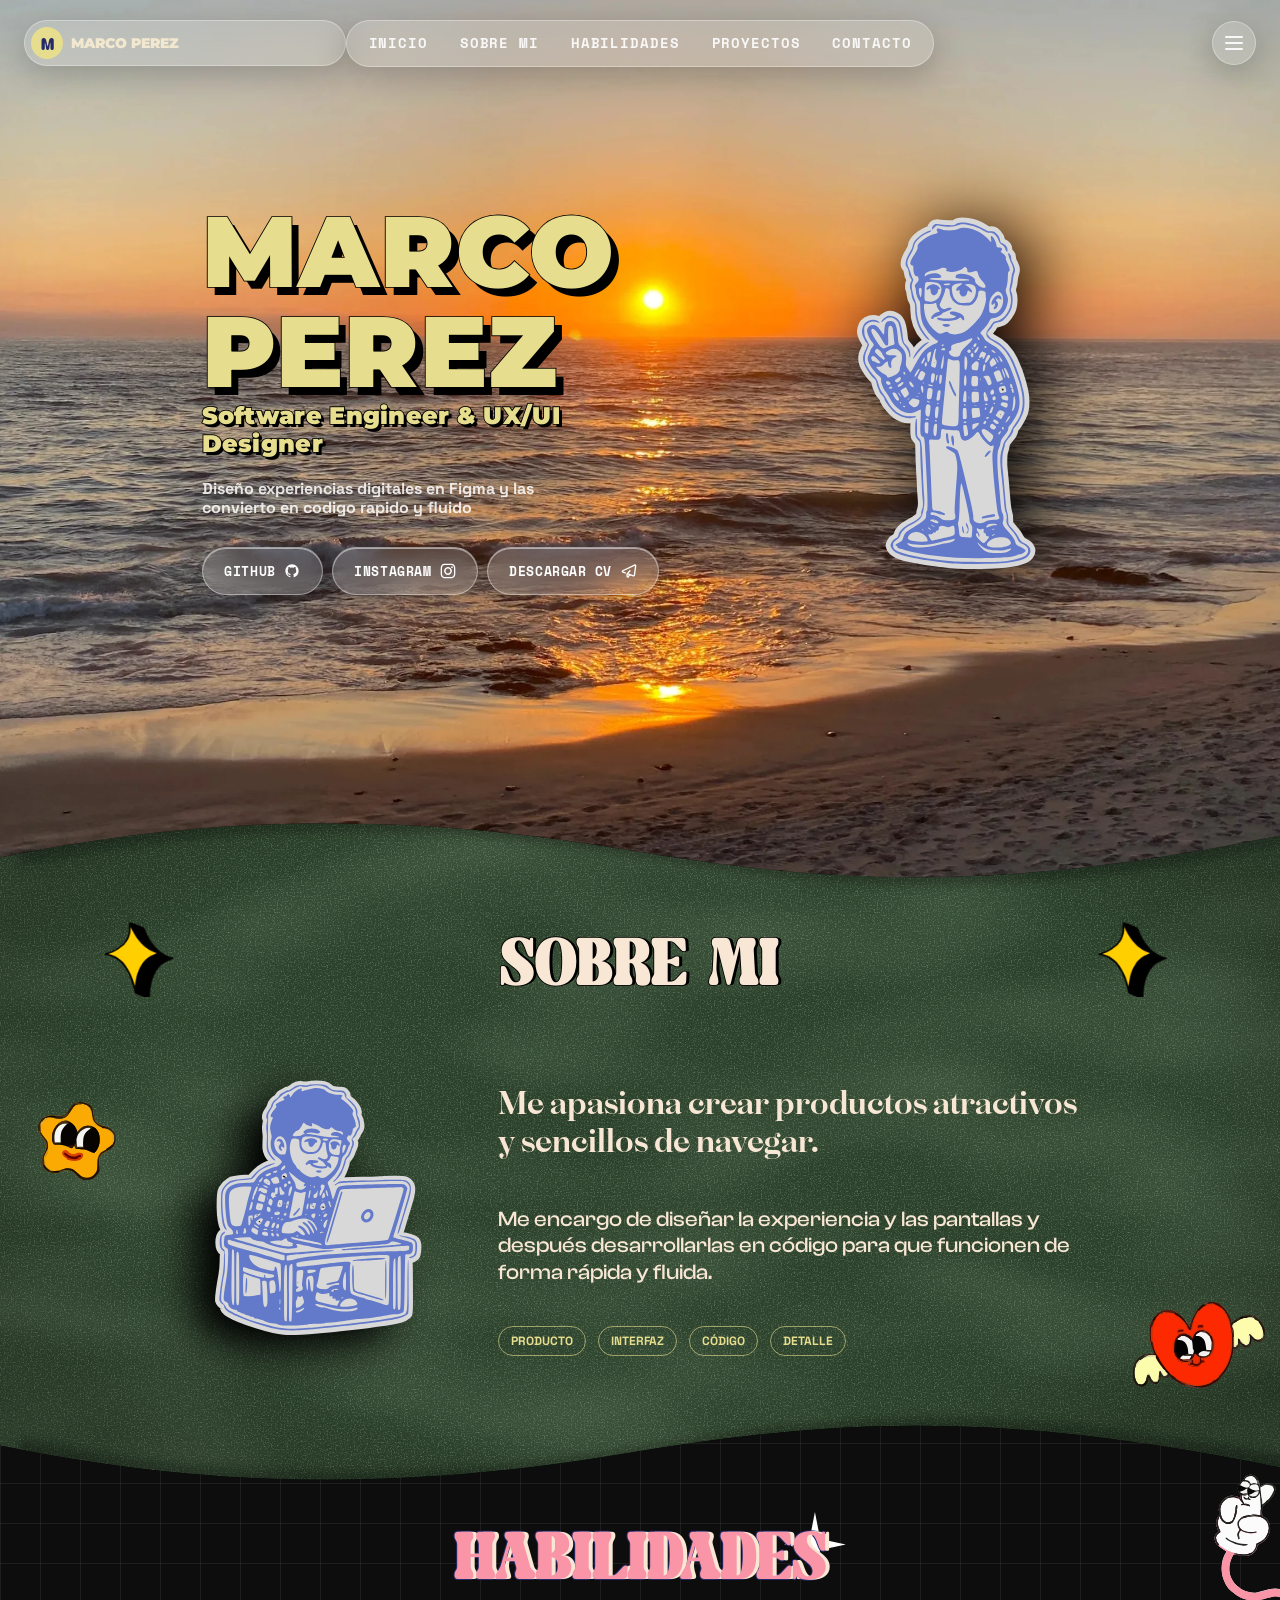
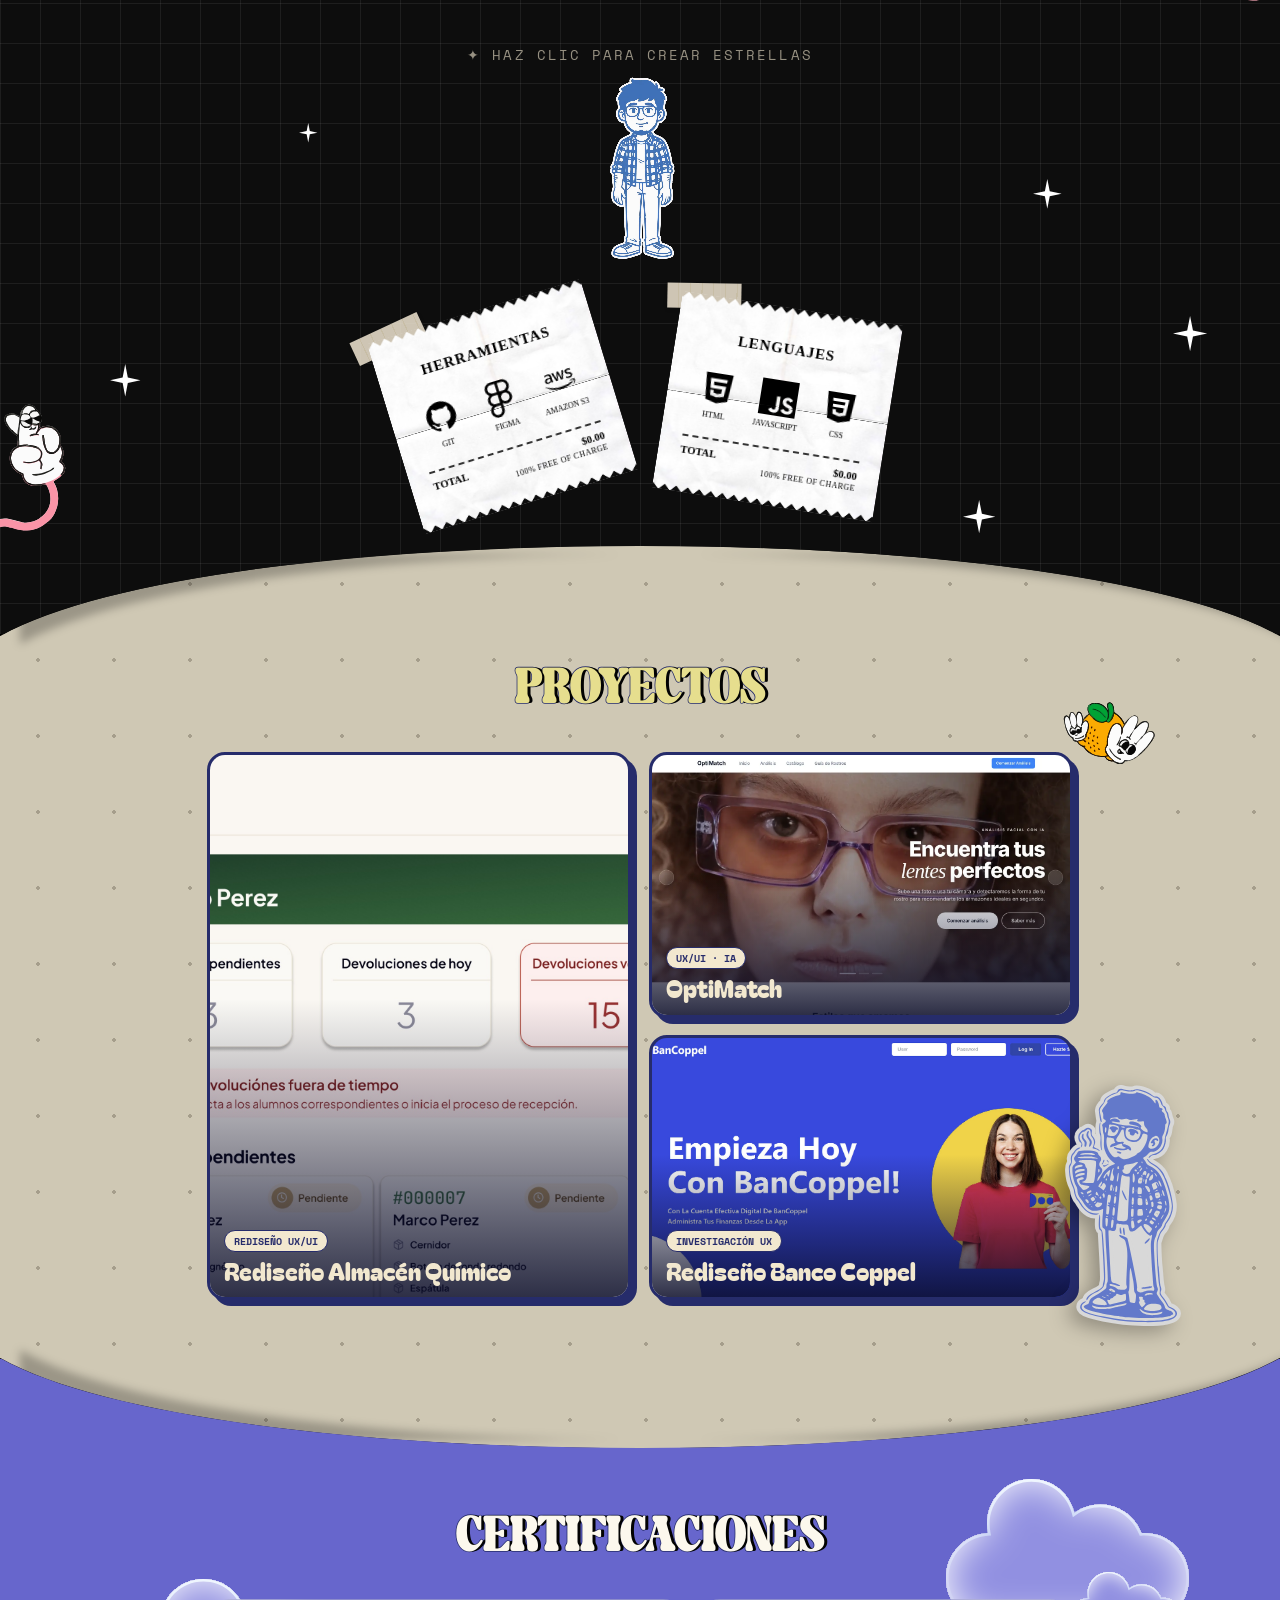
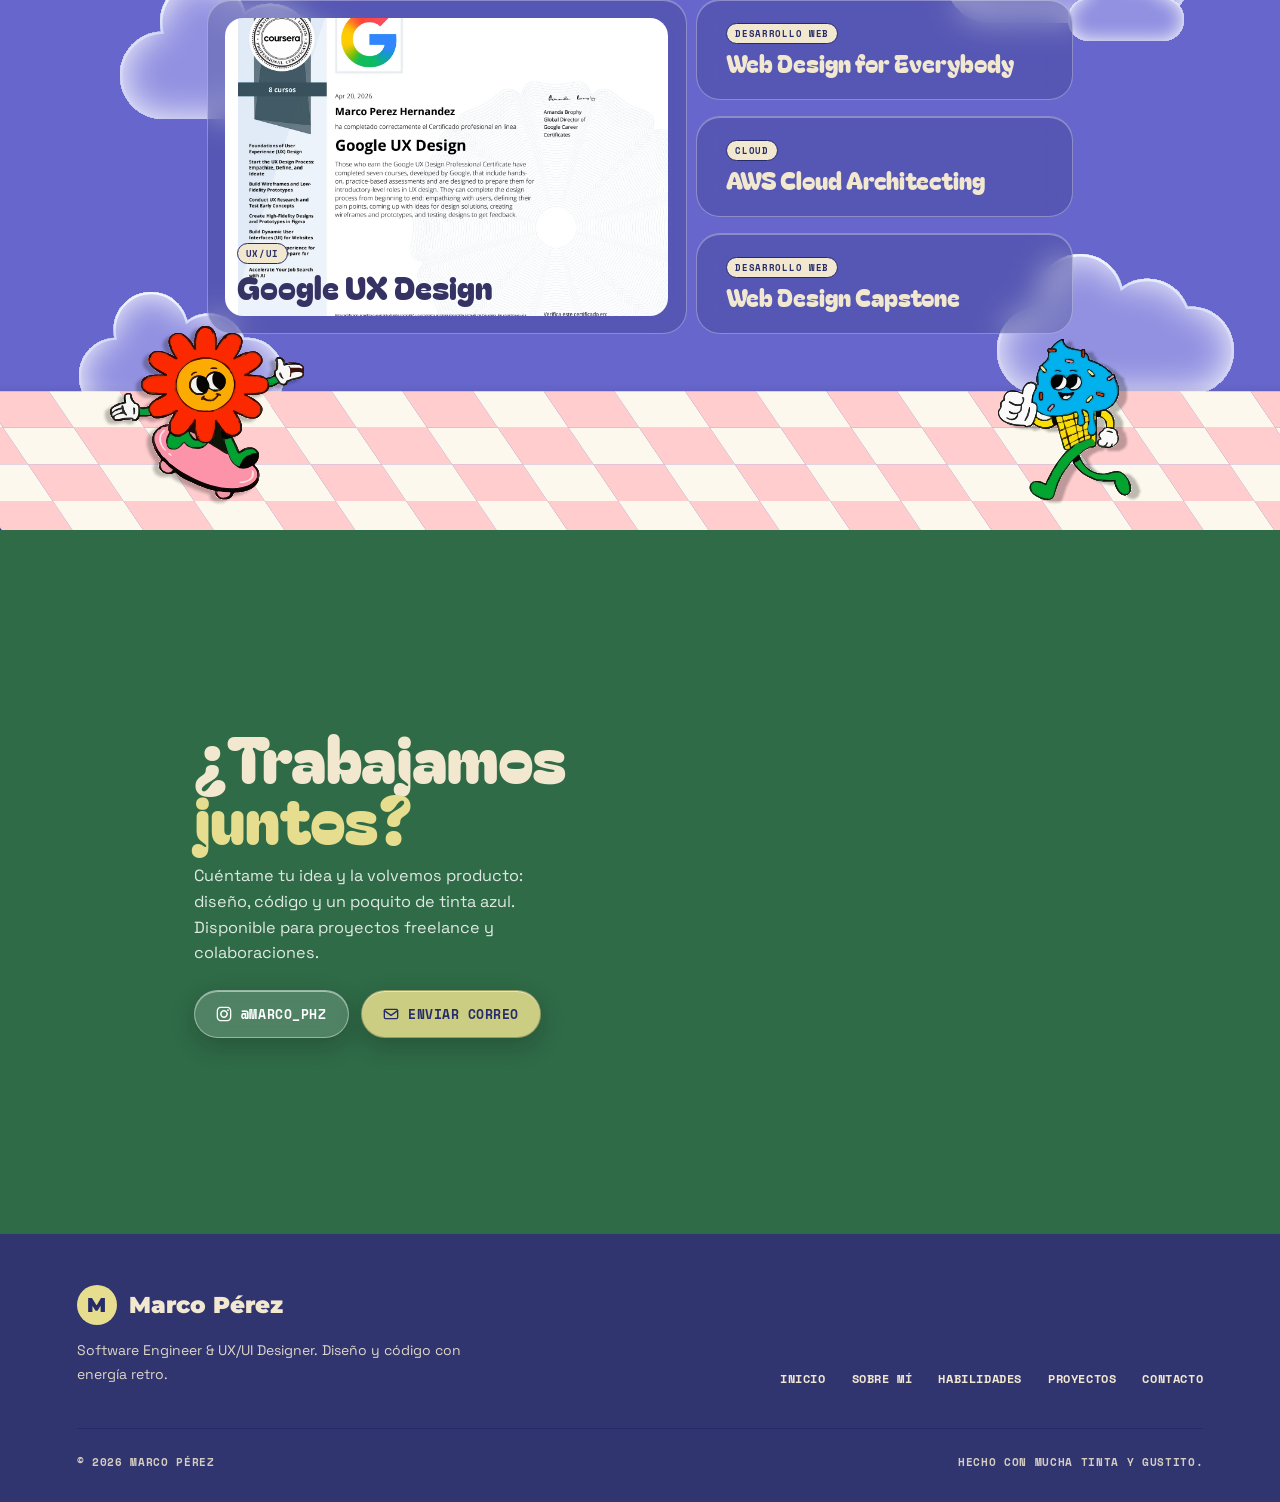
<file: index.html>
<!DOCTYPE html>
<html lang="es">
<head>
    <meta charset="UTF-8">
    <meta name="viewport" content="width=device-width, initial-scale=1.0">
    <meta name="description" content="Portafolio de Marco Pérez, Software Engineer y UX/UI Designer.">
    <link rel="preconnect" href="https://fonts.googleapis.com">
    <link rel="preconnect" href="https://fonts.gstatic.com" crossorigin>
    <link href="https://fonts.googleapis.com/css2?family=Bagel+Fat+One&family=Montserrat:wght@900&family=Space+Grotesk:wght@400;700&family=Space+Mono:wght@700&display=swap" rel="stylesheet">
    <link rel="icon" href="assets/img/favicon.svg">
    <link rel="stylesheet" href="css/base.css">
    <link rel="stylesheet" href="css/header.css">
    <link rel="stylesheet" href="css/buttons.css">
    <link rel="stylesheet" href="css/hero.css">
    <link rel="stylesheet" href="css/aboutme.css">
    <link rel="stylesheet" href="css/skills.css">
    <link rel="stylesheet" href="css/projects.css">
    <link rel="stylesheet" href="css/certifications.css">
    <link rel="stylesheet" href="css/contacto.css">
    <link rel="stylesheet" href="css/footer.css">
    <link rel="stylesheet" href="css/dividers.css">

    <title>Marco Pérez | Software Engineer &amp; UX/UI Designer</title>
</head>
<body>
    <header class="site-header">
        <nav aria-label="Principal">
            <div class="logo">
                <a href="#home" class="logo-link">
                      <span class="logo__icon">M</span>
                      <span class="logo__name">Marco Perez</span>
                </a>
            </div>
            <ul class="nav-links">
                <li><a href="#home">Inicio</a></li>
                <li><a href="#about">Sobre mi</a></li>
                <li><a href="#skills">Habilidades</a></li>
                <li><a href="#projects">Proyectos</a></li>
                <li><a href="#contact">Contacto</a></li>
            </ul>
            <button type="button" class="menu-toggle" aria-label="Abrir menú" aria-expanded="false">
                <span></span><span></span><span></span>
            </button>
        </nav>
    </header>
    <main>
    <section class="hero" id="home">
      <div class="container hero__inner">
        <div class="hero__content">  
         <h1>Marco Perez</h1>
        <h2>Software Engineer &amp; UX/UI Designer</h2>
        <p>Diseño experiencias digitales en Figma y las convierto en codigo rapido y fluido</p>
        <div class="hero__buttons">
            <a href="https://github.com/MarquitosPH" target="_blank" rel="noopener noreferrer" class="btn">
                Github
                <img src="assets/icons/github.svg" alt="" width="16" height="16">
            </a>
            <a href="https://www.instagram.com/marco_phz/" target="_blank" rel="noopener noreferrer" class="btn">
                Instagram
                <img src="assets/icons/instagram.svg" alt="" width="16" height="16">
            </a>
            <a href="assets/docs/Marco_Perez_Hernandez_CV.pdf" download="Marco_Perez_Hernandez_CV.pdf" class="btn">
                Descargar CV
                <img src="assets/icons/avioncito.svg" alt="" width="16" height="16">
            </a>
        </div>
        </div>
        <img src="assets/stickers/PersonajeSaludando.svg" alt="Marco Pérez saludando" class="hero-image">
      </div>
    </section>
        <section class="about" id="about">
          <div class="container about__inner">
          <h2>Sobre mi</h2>
          <img src="assets/stickers/PersonajeComputadora.svg" alt="Marco Pérez trabajando en la computadora" class="character-image">
            <div class="about__content">
              <p id="about-description">Me apasiona crear productos atractivos y sencillos de navegar.</p>
              <p id="about-details">Me encargo de diseñar la experiencia y las pantallas y después desarrollarlas en código para que funcionen de forma rápida y fluida.</p>
              <ul class="pills">
                  <li class="pill">PRODUCTO</li>
                  <li class="pill">INTERFAZ</li>
                  <li class="pill">CÓDIGO</li>
                  <li class="pill">DETALLE</li>
              </ul>
            </div>
          </div>
            <img src="assets/stickers/CorazonVolando.svg" alt="" class="sticker sticker--corazon">
            <img src="assets/stickers/EstrellaAmarilla.svg" alt="" class="sticker sticker--estrella">
            <img src="assets/stickers/EstrellaRedondeada.svg" alt="" class="sticker sticker--estrella-redondeada sticker--estrella-der">
            <img src="assets/stickers/EstrellaRedondeada.svg" alt="" class="sticker sticker--estrella-redondeada">
        </section>
        <section class="skills" id="skills">
          <h2>Habilidades</h2>
          <p class="skills__hint" aria-hidden="true">✦ Haz clic para crear estrellas</p>
          <div class="stars-layer" aria-hidden="true"></div>
          <img src="assets/stickers/DedosCruzados.svg" alt="" class="sticker sticker--dedos-cruzados">
          <img src="assets/stickers/DedosCruzados.svg" alt="" class="sticker sticker--dedos-cruzados sticker--dedos-izq">
            <div class="parent">
              <video class="skills__video" autoplay muted loop playsinline aria-hidden="true">
                <source src="assets/video/personaje.webm" type="video/webm">
              </video>
              <div class="ticket-wrapper ticket-herramientas">
                <div class="tape"></div>
                <div class="ticket">
                  <h3>Herramientas</h3>
                  <div class="items">

                        <div class="item-slot">
                        <div class="icon-slot">
                          <img src="assets/icons/github.svg" alt="" width="48" height="48">
                        </div>
                        <span>GIT</span>
                        </div>

                        <div class="item-slot">
                        <div class="icon-slot">
                          <img src="assets/icons/figma.svg" alt="" width="48" height="48">
                        </div>
                        <span>FIGMA</span>
                        </div>

                        <div class="item-slot">
                        <div class="icon-slot">
                          <img src="assets/icons/aws.svg" alt="" width="48" height="48">
                        </div>
                        <span>AMAZON S3</span>
                        </div>
                </div>
                    <div class="dashed"></div>
                    <div class="total-row"><span>TOTAL</span><span>$0.00</span></div>
                    <div class="free">100% FREE OF CHARGE</div>
                    </div>
              </div>
              <div class="ticket-wrapper ticket-lenguajes">
              <div class="tape"></div>
                <div class="ticket">
              <h3>Lenguajes</h3>
                <div class="items">

                      <div class="item-slot">
                      <div class="icon-slot">
                        <img src="assets/icons/html.svg" alt="" width="48" height="48">
                      </div>
                      <span>HTML</span>
                      </div>

                      <div class="item-slot">
                      <div class="icon-slot">
                        <img src="assets/icons/javascript.svg" alt="" width="48" height="48">
                      </div>
                      <span>JAVASCRIPT</span>
                      </div>

                      <div class="item-slot">
                      <div class="icon-slot">
                        <img src="assets/icons/css.svg" alt="" width="48" height="48">
                      </div>
                      <span>CSS</span>
                      </div>
                </div>
                  <div class="dashed"></div>
                  <div class="total-row"><span>TOTAL</span><span>$0.00</span></div>
                  <div class="free">100% FREE OF CHARGE</div>
                  </div>
              </div>
          </div>
        </section>
        <section class="projects" id="projects">
          <div class="container projects__inner">
          <h2>Proyectos</h2>
          <img src="assets/stickers/Naranjaconmanos.svg" alt="" class="sticker sticker--naranja-con-manos">
          <img src="assets/stickers/PersonajeCafe.svg" alt="" class="sticker sticker--cafe">
          <div class="projects-grid">
            <article class="project-card card-main">
              <img class="card-img" loading="lazy" src="assets/img/proyecto-almacen-quimico.jpg"
                  alt="Pantalla de inicio del sistema Almacén Químico rediseñado">
              <div class="card-content">
                <span class="chip">Rediseño UX/UI</span>
                <h3><a href="proyectos/almacen-quimico.html">Rediseño Almacén Químico</a></h3>
              </div>
            </article>

            <article class="project-card card-top">
              <img class="card-img" loading="lazy" src="assets/img/optimatch/app/app-inicio.webp"
                  alt="Pantalla de inicio de OptiMatch, app que recomienda lentes según tu rostro">
              <div class="card-content">
                <span class="chip">UX/UI · IA</span>
                <h3><a href="proyectos/optimatch.html">OptiMatch</a></h3>
              </div>
            </article>
            <article class="project-card card-bottom">
               <img class="card-img" loading="lazy" src="assets/img/proyecto-rediseno-coppel.jpg"
                  alt="Pantalla de inicio del rediseño del banco Coppel">
              <div class="card-content">
                <span class="chip">Investigación UX</span>
                <h3><a href="proyectos/bancoppel.html">Rediseño Banco Coppel</a></h3>
              </div>
            </article>
          </div>
        </div>
        </section>
        <section class="certifications" id="certifications">
          <div class="container certifications__inner">
          <div class="clouds" aria-hidden="true">
            <img src="assets/stickers/deco-nube.svg" alt="" class="cloud cloud-1">
            <img src="assets/stickers/deco-nube.svg" alt="" class="cloud cloud-2">
            <img src="assets/stickers/deco-nube.svg" alt="" class="cloud cloud-3">
            <img src="assets/stickers/deco-nube.svg" alt="" class="cloud cloud-4">
            <img src="assets/stickers/deco-nube.svg" alt="" class="cloud cloud-5">
          </div>

          <h2>Certificaciones</h2>

          <div class="certs-grid" id="certs">
            
            <!-- Destacada -->
            <article class="cert-card card-top" data-cert="google-ux" data-verify="#">
              <button type="button" class="cert-open" aria-haspopup="dialog">
                <img class="cert-img" src="assets/img/cert-google-ux.webp" loading="lazy"
                    alt="Certificado Google UX Design de Coursera a nombre de Marco Pérez Hernández">
                <span class="visually-hidden">Ampliar certificado</span>
              </button>
              <div class="cert-content">
                <span class="chip">UX/UI</span>
                <h3>Google UX Design</h3>
              </div>
              <button type="button" class="cert-select">
                <span class="visually-hidden">Mostrar Google UX Design como destacada</span>
              </button>
            </article>

            <!-- Cola -->
            <article class="cert-card card-2" data-cert="web-design" data-verify="https://coursera.org/verify/specialization/621QODHDD6CH">
              <button type="button" class="cert-open" aria-haspopup="dialog">
                <img class="cert-img" src="assets/img/cert-web-design-especializacion.webp" loading="lazy"
                    alt="Certificado de la especialización Web Design for Everybody de University of Michigan en Coursera a nombre de Marco Pérez Hernández">
                <span class="visually-hidden">Ampliar certificado</span>
              </button>
              <div class="cert-content">
                <span class="chip">Desarrollo web</span>
                <h3>Web Design for Everybody</h3>
              </div>
              <button type="button" class="cert-select">
                <span class="visually-hidden">Mostrar Web Design for Everybody como destacada</span>
              </button>
            </article>

            <article class="cert-card card-3" data-cert="aws-cloud" data-theme="dark" data-verify="https://www.credly.com/go/k6JNwCcf">
              <button type="button" class="cert-open" aria-haspopup="dialog">
                <img class="cert-img" src="assets/img/cert-aws-cloud-architecting.webp" loading="lazy"
                    alt="Certificado AWS Academy Graduate Cloud Architecting a nombre de Marco Antonio Pérez Hernández">
                <span class="visually-hidden">Ampliar certificado</span>
              </button>
              <div class="cert-content">
                <span class="chip">Cloud</span>
                <h3>AWS Cloud Architecting</h3>
              </div>
              <button type="button" class="cert-select">
                <span class="visually-hidden">Mostrar AWS Cloud Architecting como destacada</span>
              </button>
            </article>

            <article class="cert-card card-bottom" data-cert="web-design-capstone" data-verify="https://coursera.org/verify/JE4SP99XPNW9">
              <button type="button" class="cert-open" aria-haspopup="dialog">
                <img class="cert-img" src="assets/img/cert-web-design-capstone.webp" loading="lazy"
                    alt="Certificado del curso Web Design for Everybody Capstone de University of Michigan en Coursera a nombre de Marco Pérez Hernández">
                <span class="visually-hidden">Ampliar certificado</span>
              </button>
              <div class="cert-content">
                <span class="chip">Desarrollo web</span>
                <h3>Web Design Capstone</h3>
              </div>
              <button type="button" class="cert-select">
                <span class="visually-hidden">Mostrar Web Design Capstone como destacada</span>
              </button>
            </article>

          </div>
          </div>
          <!-- Aviso para lectores de pantalla -->
          <p class="visually-hidden" id="certs-status" aria-live="polite"></p>

          <!-- Decoración -->
          <img src="assets/img/bg-pisos-cuadros.svg" alt="" class="checker-floor">
          <img src="assets/stickers/florespatineta.svg" alt="" class="deco-flower">
          <img src="assets/stickers/heladoazul.svg" alt="" class="deco-icecream">

          <!-- Visor del certificado -->
          <dialog class="cert-modal" id="cert-modal" aria-labelledby="cert-modal-title">
            <p class="visually-hidden" id="cert-modal-title">Certificado</p>
            <img class="cert-modal-img" src="assets/img/cert-google-ux.webp" alt="Certificado Google UX Design">
            <div class="cert-modal-actions">
              <a class="cert-modal-verify" href="#"
                target="_blank" rel="noopener noreferrer">Verificar certificado</a>
              <form method="dialog">
                <button class="cert-modal-close">Cerrar</button>
              </form>
            </div>
          </dialog>
        </section>
        <section class="contacto" id="contact">
          <video class="contacto__video" autoplay muted loop playsinline aria-hidden="true">
  
            <source src="assets/video/contacto2.mp4" type="video/mp4">
          </video>

          <div class="container contacto__contenido">
            <h2>¿Trabajamos <span>juntos?</span></h2>
            <p>Cuéntame tu idea y la volvemos producto: diseño, código y un poquito de tinta azul. Disponible para proyectos freelance y colaboraciones.</p>

            <div class="contacto__acciones">
              <a class="btn" href="https://www.instagram.com/marco_phz/" target="_blank" rel="noopener noreferrer">
                <img src="assets/icons/instagram.svg" alt="" width="16" height="16">
                @marco_phz
              </a>
              <a class="btn btn--primary" href="mailto:marco.perez.hernandez@uabc.edu.mx">
                <svg viewBox="0 0 24 24" width="16" height="16" fill="none" stroke="currentColor"
                    stroke-width="2" stroke-linecap="round" stroke-linejoin="round" aria-hidden="true">
                  <rect x="2" y="5" width="20" height="14" rx="2"/>
                  <path d="m2 7 10 7 10-7"/>
                </svg>
                Enviar correo
              </a>
            </div>
          </div>
        </section>  
    </main>
    <footer class="footer">
        <div class="container footer__top">
          <div class="footer__brand">
            <a href="#home" class="footer__logo">
              <span class="footer__logo-icon">M</span>
              <span class="footer__logo-name">Marco Pérez</span>
            </a>
            <p class="footer__desc">
              Software Engineer &amp; UX/UI Designer. Diseño y código con energía retro.
            </p>
          </div>

          <nav class="footer__nav" aria-label="Pie de página">
            <a href="#home">Inicio</a>
            <a href="#about">Sobre mí</a>
            <a href="#skills">Habilidades</a>
            <a href="#projects">Proyectos</a>
            <a href="#contact">Contacto</a>
          </nav>
        </div>

        <div class="container footer__bottom">
          <small>© 2026 Marco Pérez</small>
          <small>Hecho con mucha tinta y gustito.</small>
        </div>
    </footer>
</body>
<script src="js/main.js" defer></script>
</html>
</file>
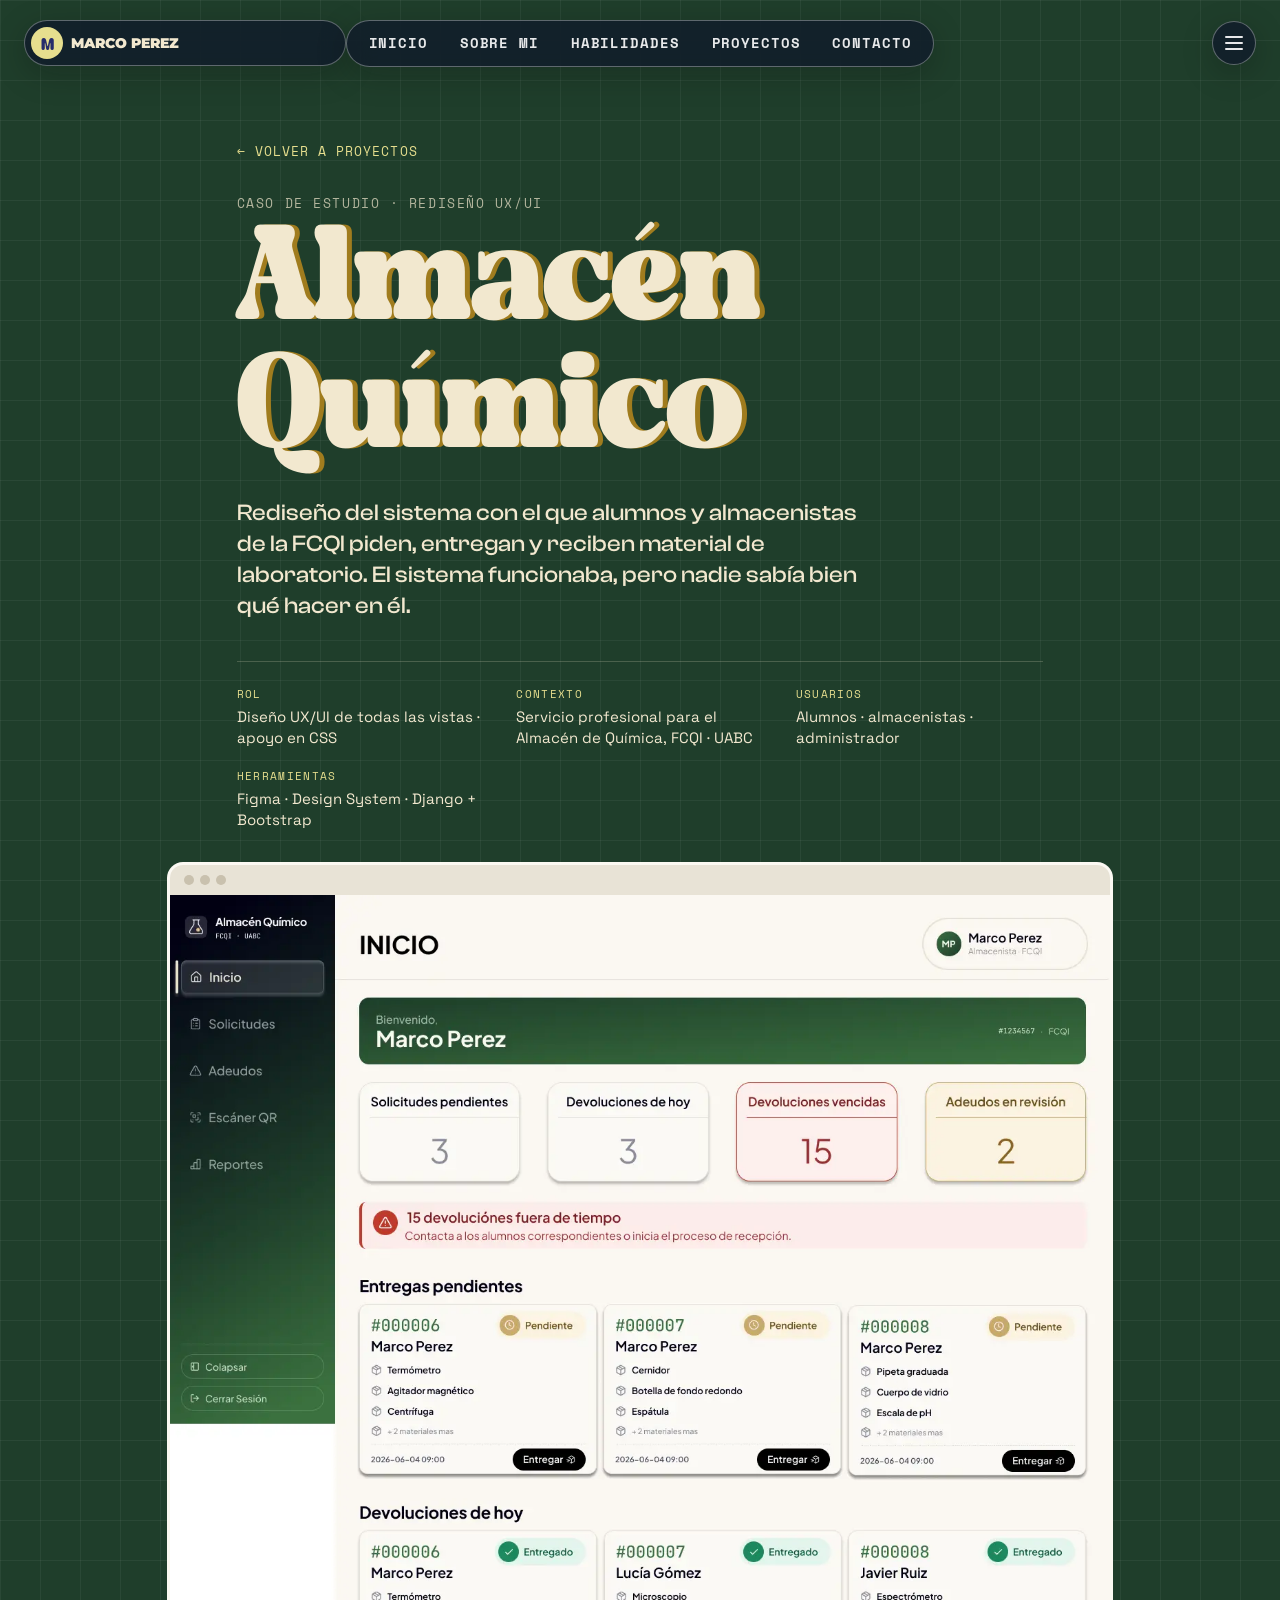
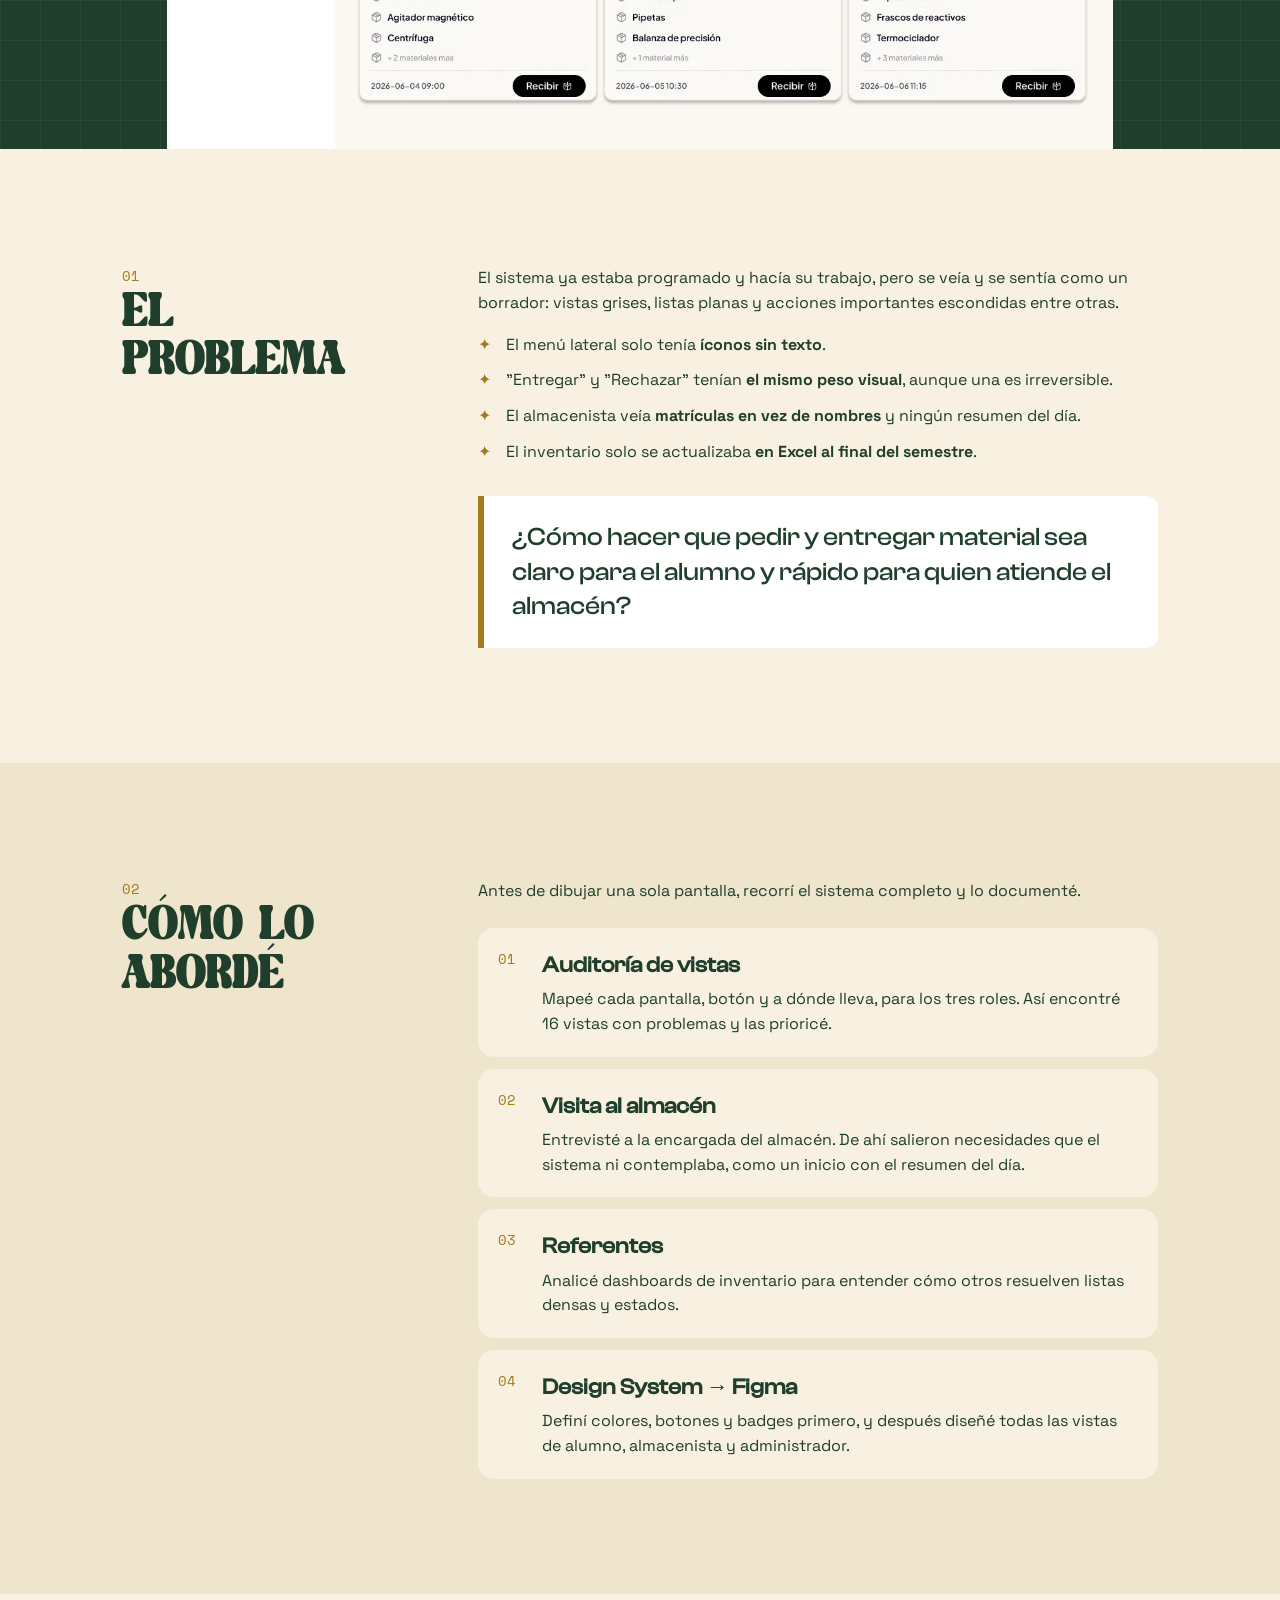
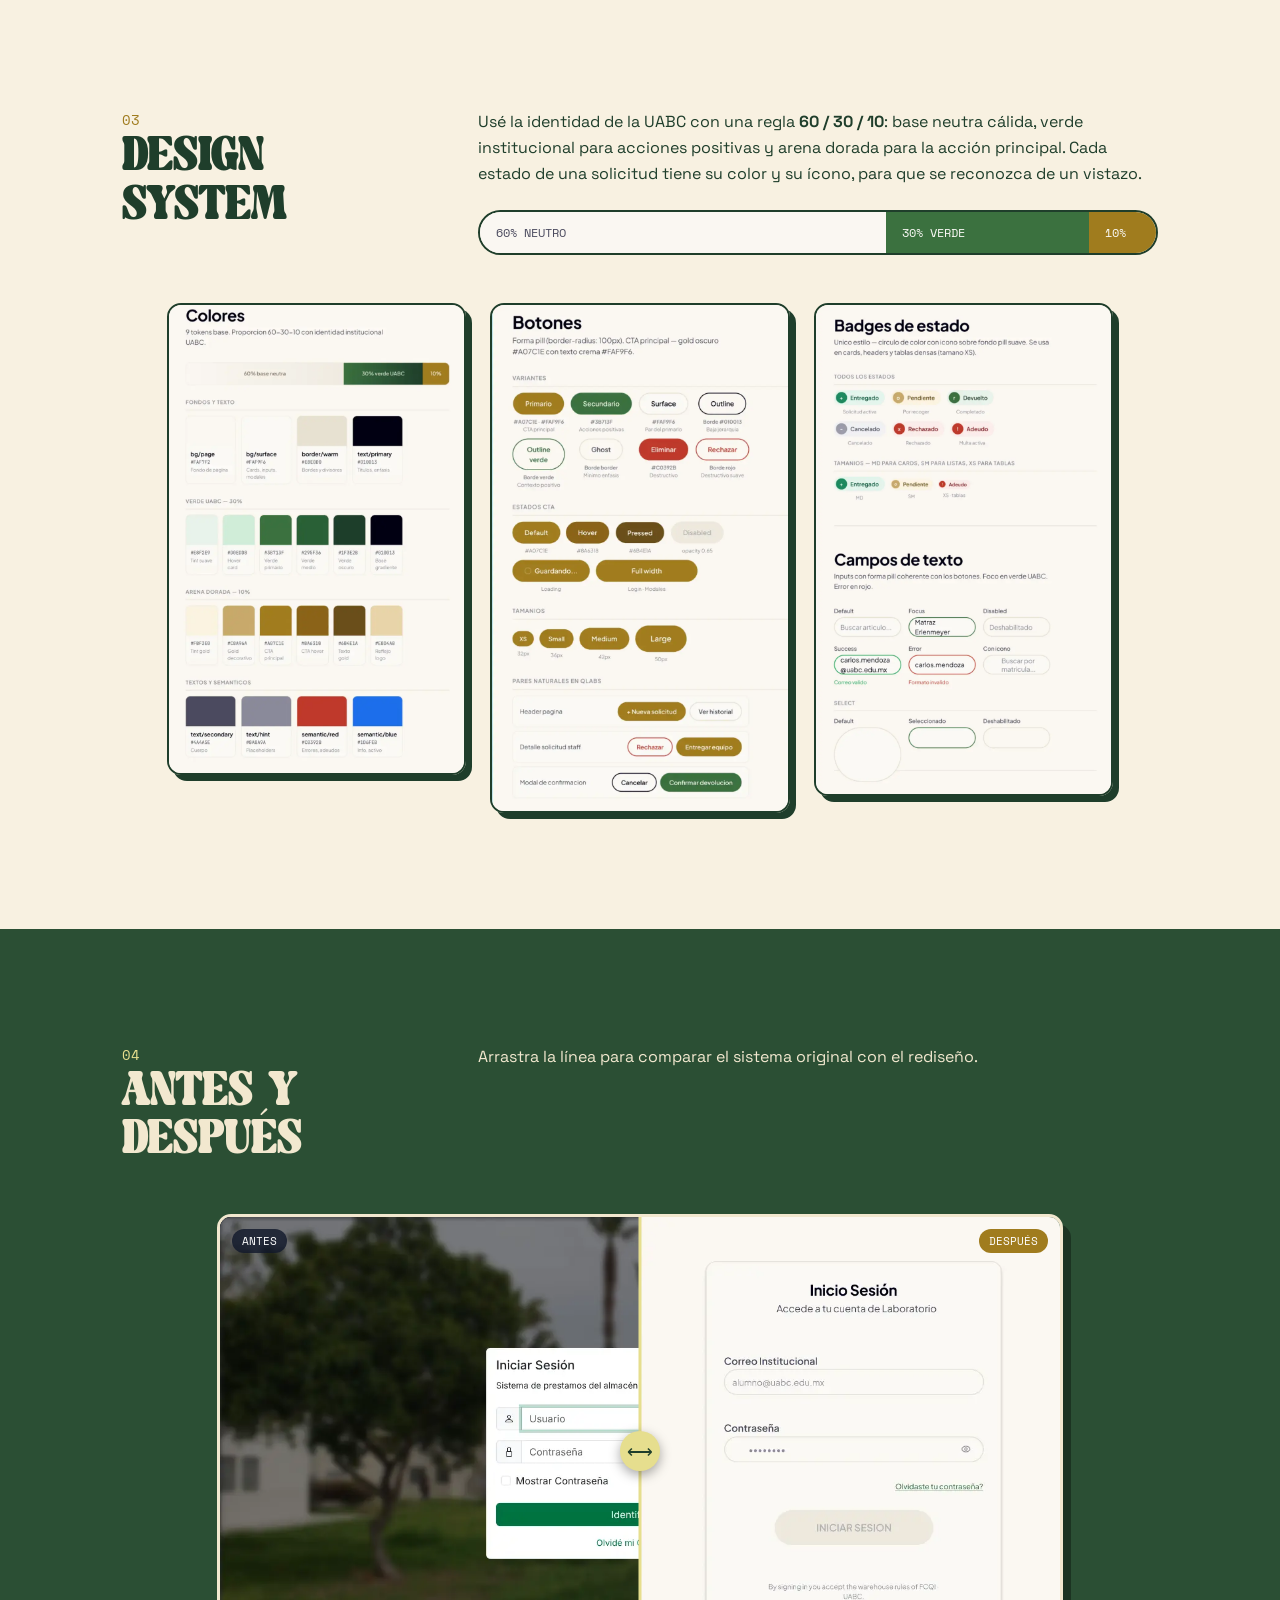
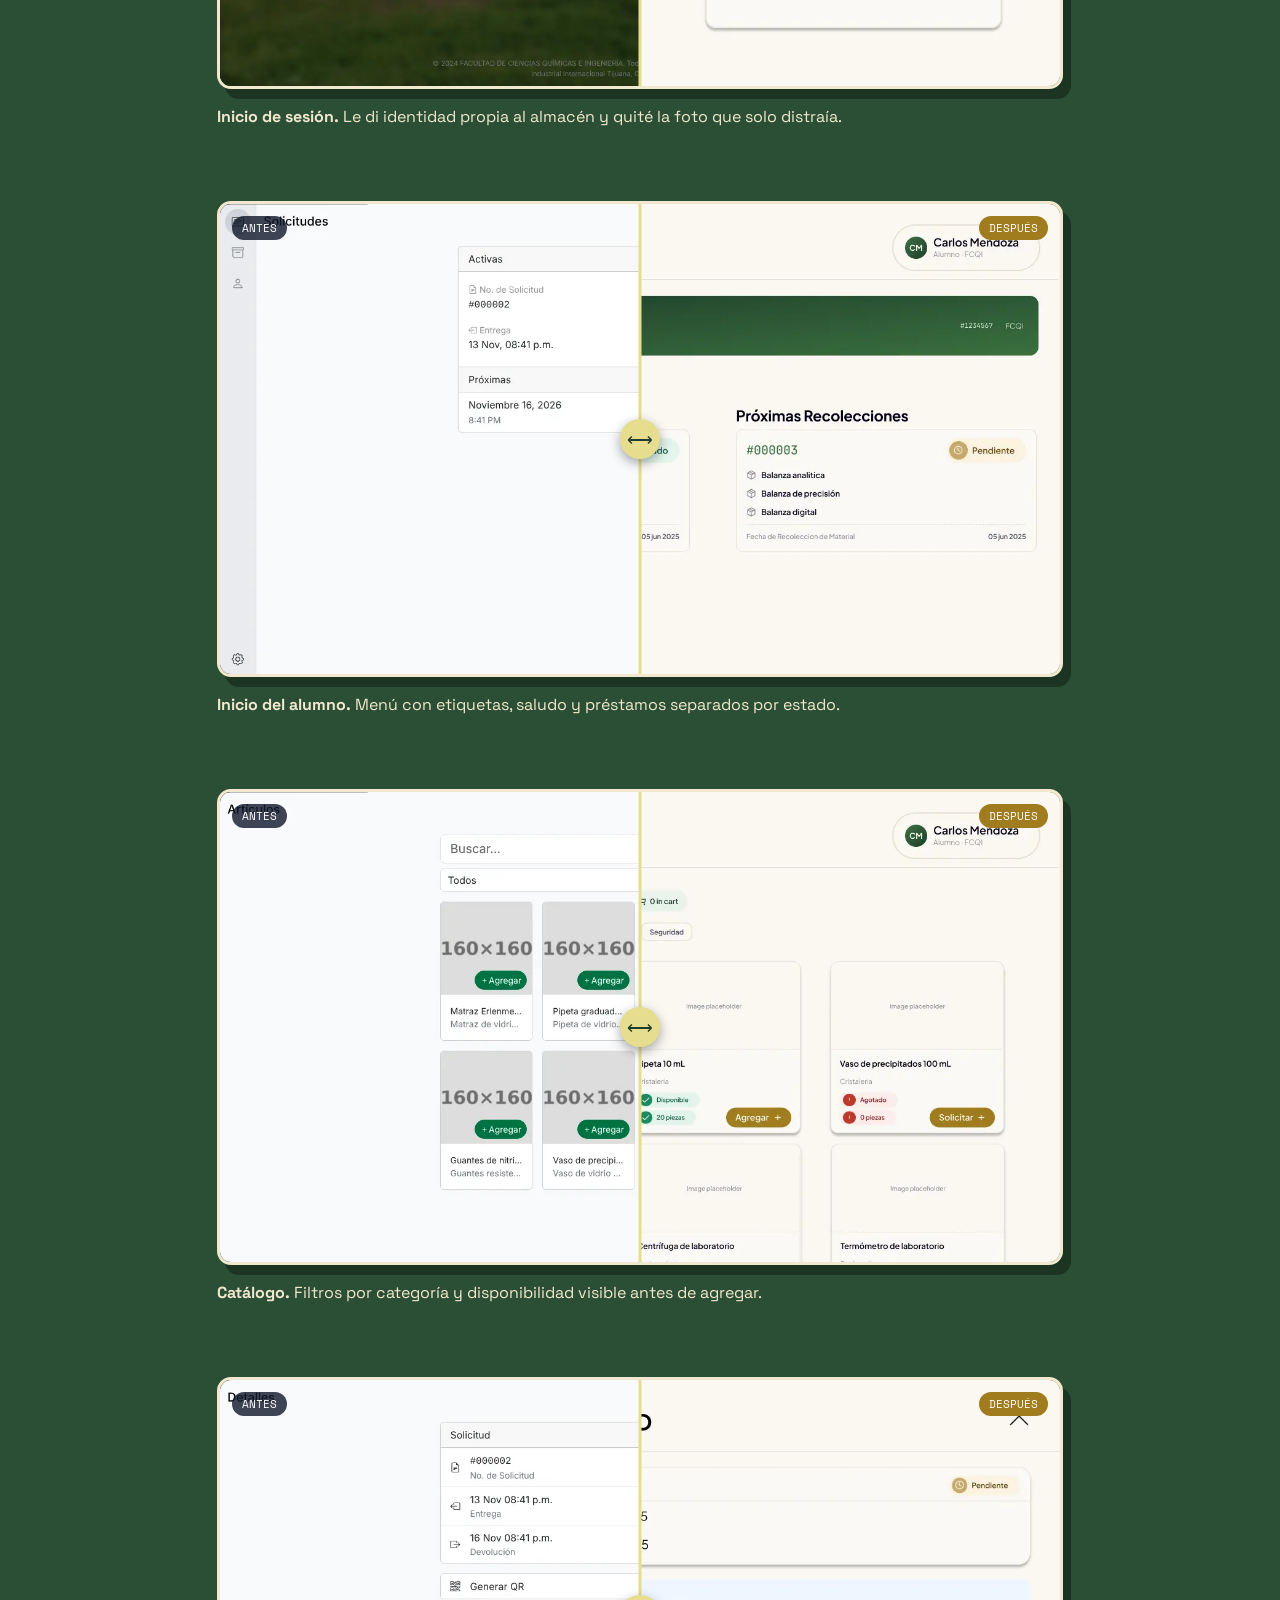
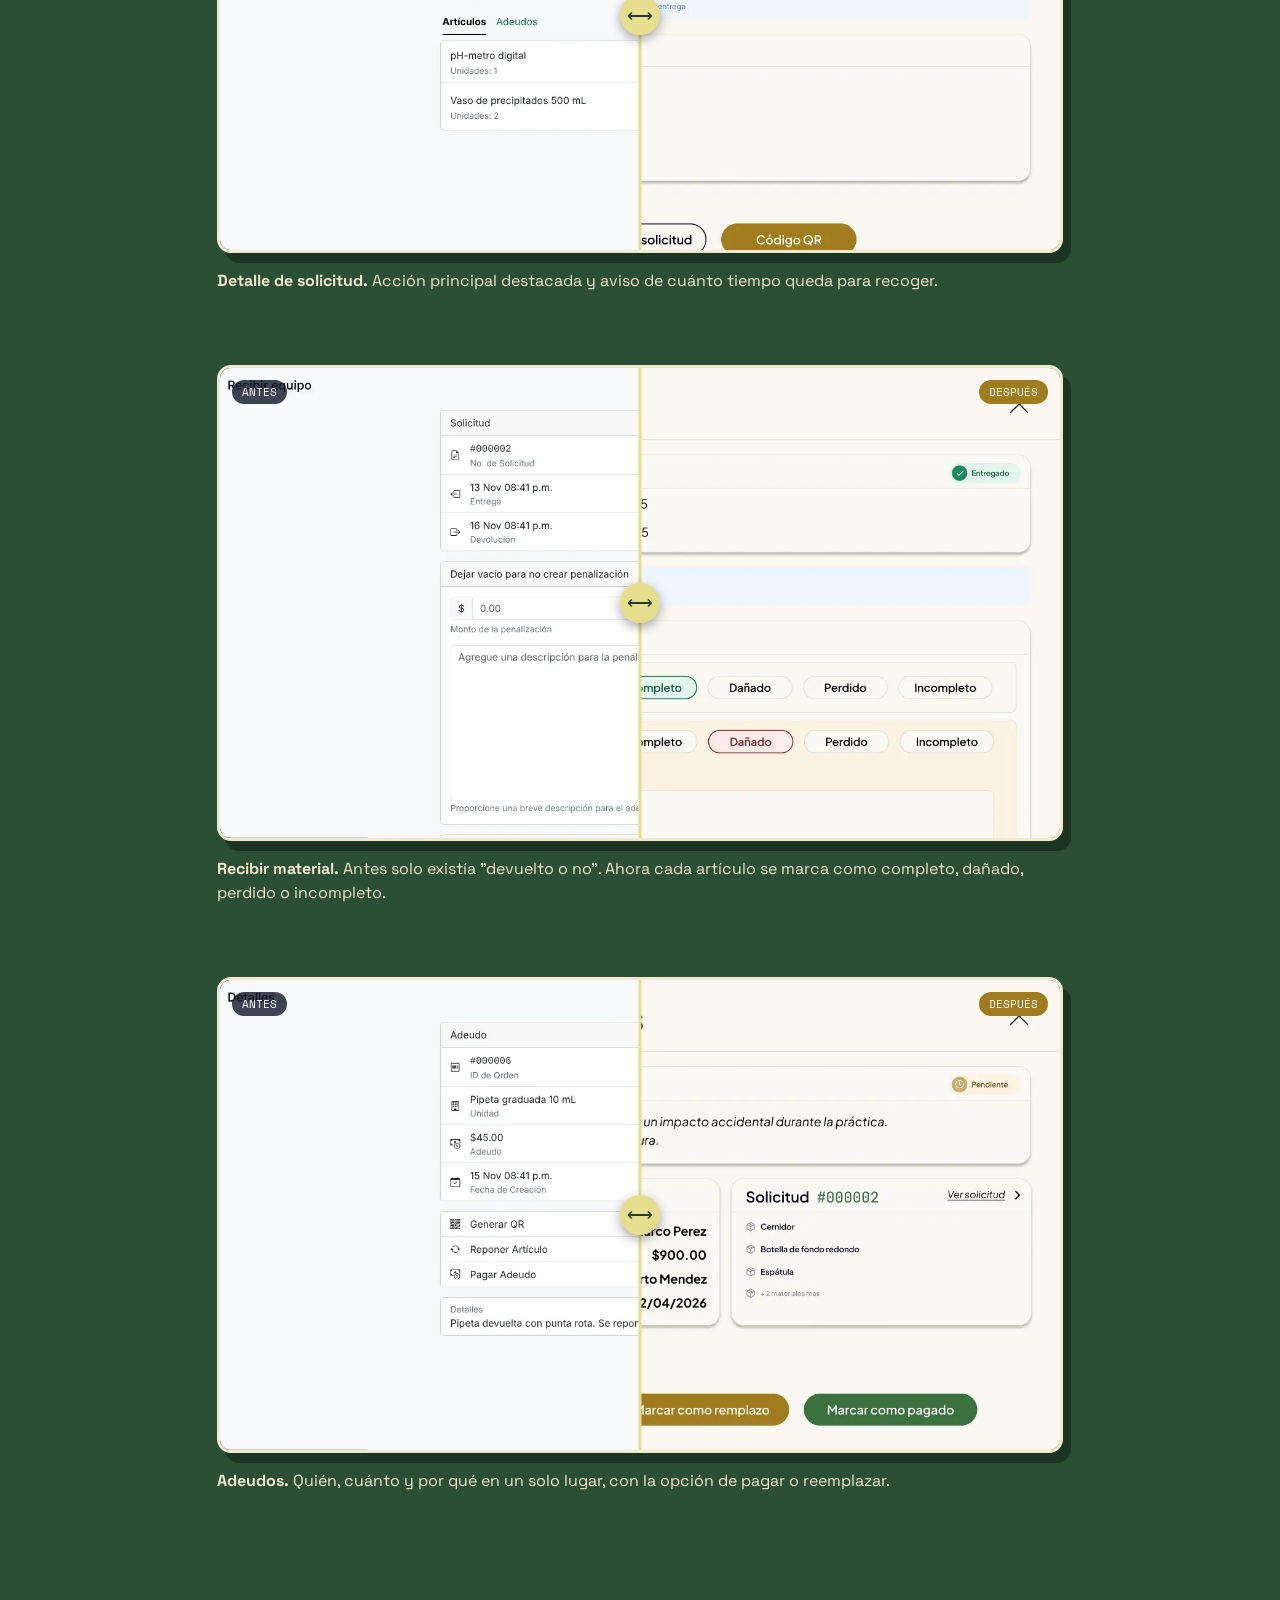
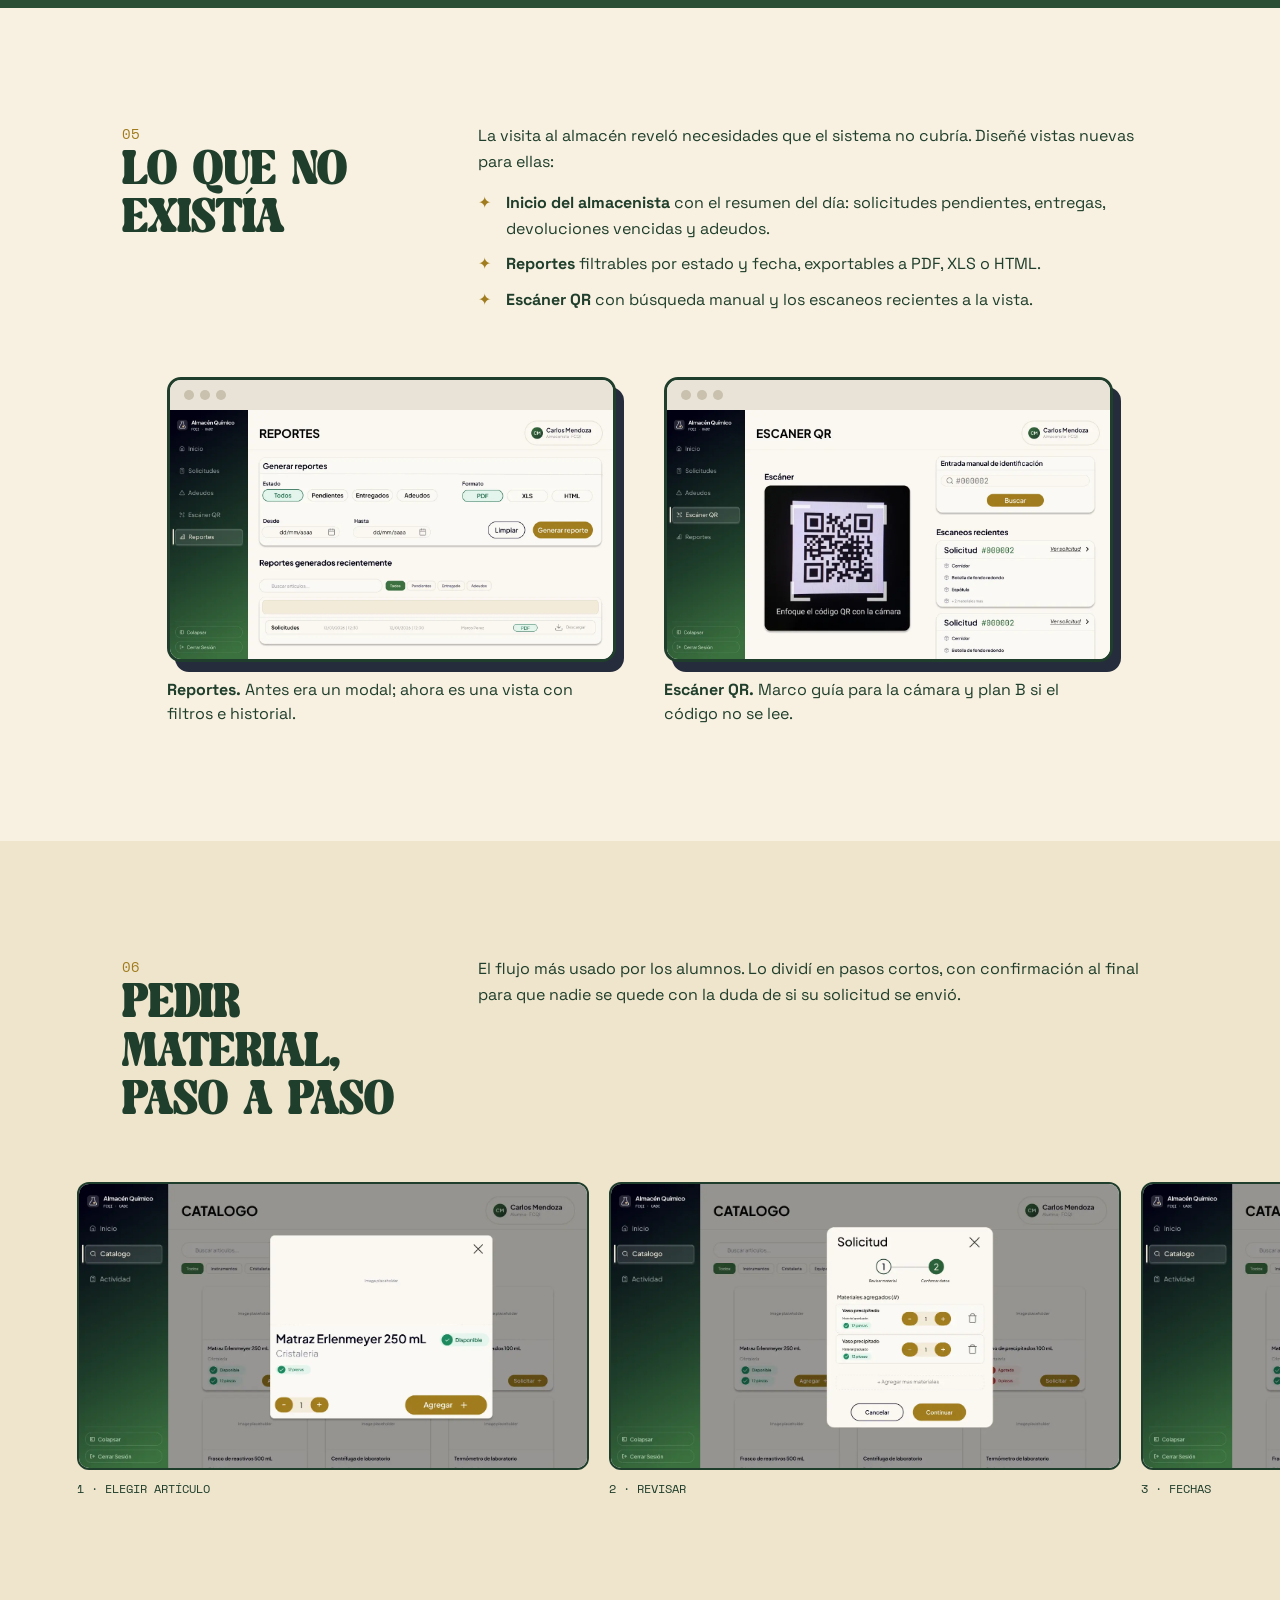
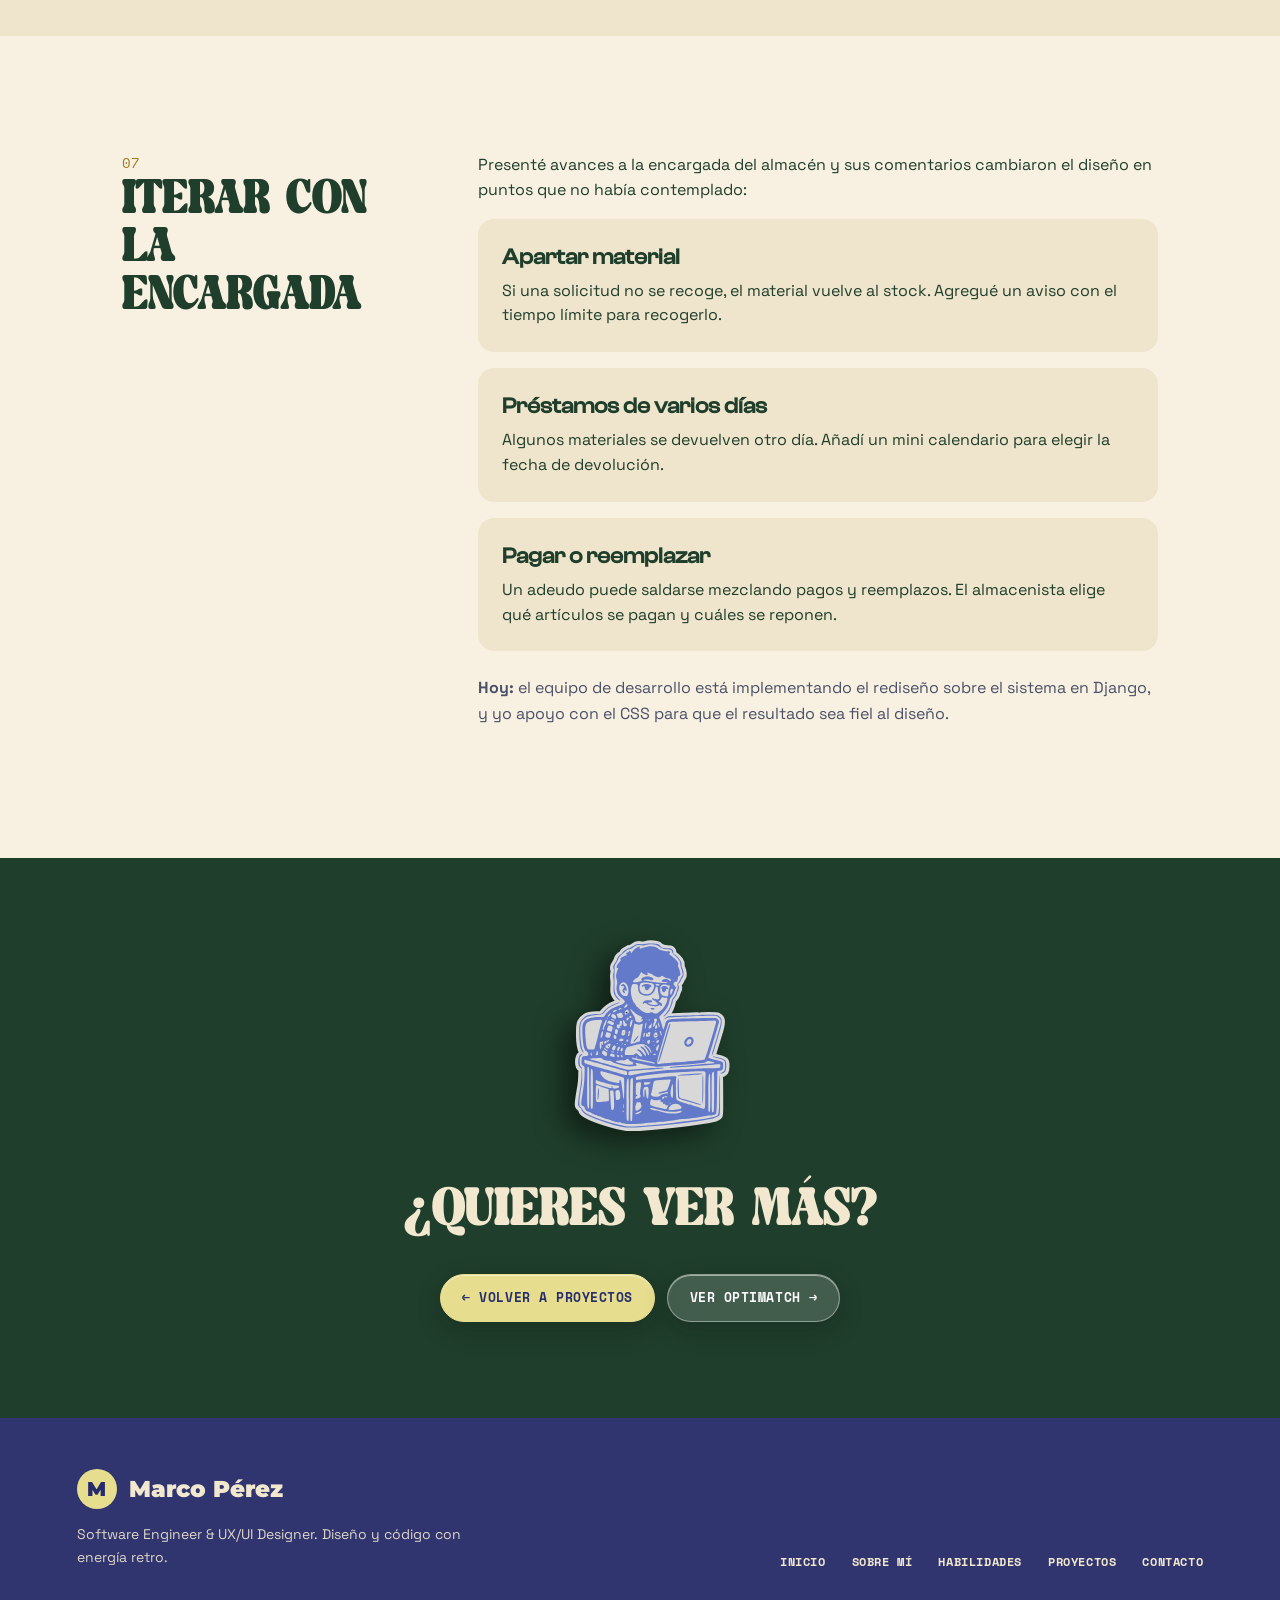
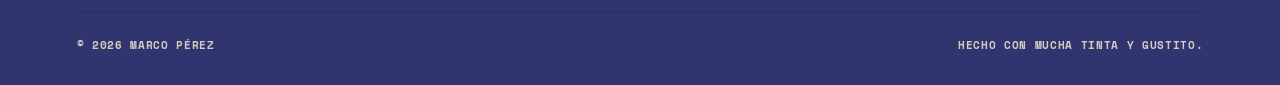
<file: proyectos/almacen-quimico.html>
<!DOCTYPE html>
<html lang="es">
<head>
    <meta charset="UTF-8">
    <meta name="viewport" content="width=device-width, initial-scale=1.0">
    <meta name="description" content="Caso de estudio del rediseño UX/UI del sistema de préstamos del Almacén de Química de la FCQI, UABC. Diseño por Marco Pérez.">
    <link rel="preconnect" href="https://fonts.googleapis.com">
    <link rel="preconnect" href="https://fonts.gstatic.com" crossorigin>
    <link href="https://fonts.googleapis.com/css2?family=Bagel+Fat+One&family=Montserrat:wght@900&family=Space+Grotesk:wght@400;700&family=Space+Mono:wght@700&display=swap" rel="stylesheet">
    <link rel="icon" href="../assets/img/favicon.svg">
    <link rel="stylesheet" href="../css/base.css">
    <link rel="stylesheet" href="../css/header.css">
    <link rel="stylesheet" href="../css/buttons.css">
    <link rel="stylesheet" href="../css/footer.css">
    <link rel="stylesheet" href="../css/case-study.css">
    <script src="../js/case-study.js" defer></script>

    <title>Rediseño Almacén Químico | Marco Pérez</title>
</head>
<body class="cs-page cs-page--almacen">
    <header class="site-header">
        <nav aria-label="Principal">
            <div class="logo">
                <a href="../index.html#home" class="logo-link">
                    <span class="logo__icon">M</span>
                    <span class="logo__name">Marco Perez</span>
                </a>
            </div>
            <ul class="nav-links">
                <li><a href="../index.html#home">Inicio</a></li>
                <li><a href="../index.html#about">Sobre mi</a></li>
                <li><a href="../index.html#skills">Habilidades</a></li>
                <li><a href="../index.html#projects">Proyectos</a></li>
                <li><a href="../index.html#contact">Contacto</a></li>
            </ul>
            <button type="button" class="menu-toggle" aria-label="Abrir menú" aria-expanded="false">
                <span></span><span></span><span></span>
            </button>
        </nav>
    </header>

    <main>
        <!-- Portada -->
        <section class="cs-hero">
            <div class="container cs-hero__inner">
                <a class="cs-back" href="../index.html#projects">← Volver a proyectos</a>

                <p class="cs-eyebrow">Caso de estudio · Rediseño UX/UI</p>
                <h1 class="cs-hero__title">Almacén Químico</h1>
                <p class="cs-hero__lead">
                    Rediseño del sistema con el que alumnos y almacenistas de la FCQI piden, entregan
                    y reciben material de laboratorio. El sistema funcionaba, pero nadie sabía bien qué hacer en él.
                </p>

                <dl class="cs-meta">
                    <div>
                        <dt>Rol</dt>
                        <dd>Diseño UX/UI de todas las vistas · apoyo en CSS</dd>
                    </div>
                    <div>
                        <dt>Contexto</dt>
                        <dd>Servicio profesional para el Almacén de Química, FCQI · UABC</dd>
                    </div>
                    <div>
                        <dt>Usuarios</dt>
                        <dd>Alumnos · almacenistas · administrador</dd>
                    </div>
                    <div>
                        <dt>Herramientas</dt>
                        <dd>Figma · Design System · Django + Bootstrap</dd>
                    </div>
                </dl>
            </div>

            <figure class="container cs-hero__shot">
                <div class="cs-browser">
                    <span class="cs-browser__bar" aria-hidden="true"><i></i><i></i><i></i></span>
                    <img src="../assets/img/almacen/nuevo-dashboard.webp" width="1366" height="1242"
                         alt="Nuevo inicio del almacenista con métricas de préstamos, entregas pendientes y devoluciones del día">
                </div>
            </figure>
        </section>

        <!-- 01 Problema -->
        <section class="cs-section">
            <div class="container cs-grid">
                <header class="cs-section__head">
                    <span class="cs-num">01</span>
                    <h2>El problema</h2>
                </header>
                <div class="cs-section__body">
                    <p>
                        El sistema ya estaba programado y hacía su trabajo, pero se veía y se sentía como
                        un borrador: vistas grises, listas planas y acciones importantes escondidas entre otras.
                    </p>
                    <ul class="cs-list">
                        <li>El menú lateral solo tenía <strong>íconos sin texto</strong>.</li>
                        <li>"Entregar" y "Rechazar" tenían <strong>el mismo peso visual</strong>, aunque una es irreversible.</li>
                        <li>El almacenista veía <strong>matrículas en vez de nombres</strong> y ningún resumen del día.</li>
                        <li>El inventario solo se actualizaba <strong>en Excel al final del semestre</strong>.</li>
                    </ul>
                    <blockquote class="cs-quote">
                        ¿Cómo hacer que pedir y entregar material sea claro para el alumno y rápido para quien atiende el almacén?
                    </blockquote>
                </div>
            </div>
        </section>

        <!-- 02 Proceso -->
        <section class="cs-section cs-section--alt">
            <div class="container cs-grid">
                <header class="cs-section__head">
                    <span class="cs-num">02</span>
                    <h2>Cómo lo abordé</h2>
                </header>
                <div class="cs-section__body">
                    <p>
                        Antes de dibujar una sola pantalla, recorrí el sistema completo y lo documenté.
                    </p>
                    <ol class="cs-steps">
                        <li>
                            <h3>Auditoría de vistas</h3>
                            <p>Mapeé cada pantalla, botón y a dónde lleva, para los tres roles. Así encontré 16 vistas con problemas y las prioricé.</p>
                        </li>
                        <li>
                            <h3>Visita al almacén</h3>
                            <p>Entrevisté a la encargada del almacén. De ahí salieron necesidades que el sistema ni contemplaba, como un inicio con el resumen del día.</p>
                        </li>
                        <li>
                            <h3>Referentes</h3>
                            <p>Analicé dashboards de inventario para entender cómo otros resuelven listas densas y estados.</p>
                        </li>
                        <li>
                            <h3>Design System → Figma</h3>
                            <p>Definí colores, botones y badges primero, y después diseñé todas las vistas de alumno, almacenista y administrador.</p>
                        </li>
                    </ol>
                </div>
            </div>
        </section>

        <!-- 03 Design System -->
        <section class="cs-section">
            <div class="container cs-grid">
                <header class="cs-section__head">
                    <span class="cs-num">03</span>
                    <h2>Design System</h2>
                </header>
                <div class="cs-section__body">
                    <p>
                        Usé la identidad de la UABC con una regla <strong>60 / 30 / 10</strong>: base neutra cálida,
                        verde institucional para acciones positivas y arena dorada para la acción principal.
                        Cada estado de una solicitud tiene su color y su ícono, para que se reconozca de un vistazo.
                    </p>
                    <div class="cs-palette" aria-label="Proporción de color 60 30 10">
                        <span style="--w: 60%; --c: #FAF7F2; --t: #4A4A5E;">60% neutro</span>
                        <span style="--w: 30%; --c: #3B713F; --t: #FAF9F6;">30% verde</span>
                        <span style="--w: 10%; --c: #A07C1E; --t: #FAF9F6;">10%</span>
                    </div>
                </div>
            </div>

            <div class="container cs-ds">
                <img loading="lazy" src="../assets/img/almacen/ds-2.webp" width="890" height="1409" alt="Paleta de colores del sistema: fondos, verde UABC, arena dorada y colores semánticos">
                <img loading="lazy" src="../assets/img/almacen/ds-5.webp" width="890" height="1525" alt="Botones en forma de píldora con variantes primario, secundario, destructivo y sus estados">
                <img loading="lazy" src="../assets/img/almacen/ds-6.webp" width="900" height="1488" alt="Badges de estado Entregado, Pendiente, Devuelto, Cancelado, Rechazado y Adeudo, y campos de texto">
            </div>
        </section>

        <!-- 04 Antes y después -->
        <section class="cs-section cs-section--dark">
            <div class="container cs-grid">
                <header class="cs-section__head">
                    <span class="cs-num">04</span>
                    <h2>Antes y después</h2>
                </header>
                <div class="cs-section__body">
                    <p>Arrastra la línea para comparar el sistema original con el rediseño.</p>
                </div>
            </div>

            <div class="container cs-compares">
                <figure class="cs-compare">
                    <div class="cs-compare__frame" style="--pos: 50%">
                        <img src="../assets/img/almacen/despues-login.webp" width="1366" height="768" alt="Después: inicio de sesión con identidad del almacén e ilustración" loading="lazy">
                        <img class="cs-compare__before" src="../assets/img/almacen/antes-login.webp" width="1366" height="768" alt="Antes: inicio de sesión genérico sobre foto del campus" loading="lazy">
                        <span class="cs-compare__tag cs-compare__tag--before" aria-hidden="true">Antes</span>
                        <span class="cs-compare__tag cs-compare__tag--after" aria-hidden="true">Después</span>
                        <input class="cs-compare__range" type="range" min="0" max="100" value="50" aria-label="Comparar antes y después del inicio de sesión">
                    </div>
                    <figcaption><strong>Inicio de sesión.</strong> Le di identidad propia al almacén y quité la foto que solo distraía.</figcaption>
                </figure>

                <figure class="cs-compare">
                    <div class="cs-compare__frame" style="--pos: 50%">
                        <img src="../assets/img/almacen/despues-inicio.webp" width="1366" height="768" alt="Después: inicio del alumno con préstamos activos y próximas recolecciones" loading="lazy">
                        <img class="cs-compare__before" src="../assets/img/almacen/antes-inicio.webp" width="1366" height="768" alt="Antes: lista gris de solicitudes activas" loading="lazy">
                        <span class="cs-compare__tag cs-compare__tag--before" aria-hidden="true">Antes</span>
                        <span class="cs-compare__tag cs-compare__tag--after" aria-hidden="true">Después</span>
                        <input class="cs-compare__range" type="range" min="0" max="100" value="50" aria-label="Comparar antes y después del inicio del alumno">
                    </div>
                    <figcaption><strong>Inicio del alumno.</strong> Menú con etiquetas, saludo y préstamos separados por estado.</figcaption>
                </figure>

                <figure class="cs-compare">
                    <div class="cs-compare__frame" style="--pos: 50%">
                        <img src="../assets/img/almacen/despues-catalogo.webp" width="1366" height="768" alt="Después: catálogo con filtros por categoría y disponibilidad de cada artículo" loading="lazy">
                        <img class="cs-compare__before" src="../assets/img/almacen/antes-catalogo.webp" width="1366" height="768" alt="Antes: catálogo con imágenes de relleno y nombres cortados" loading="lazy">
                        <span class="cs-compare__tag cs-compare__tag--before" aria-hidden="true">Antes</span>
                        <span class="cs-compare__tag cs-compare__tag--after" aria-hidden="true">Después</span>
                        <input class="cs-compare__range" type="range" min="0" max="100" value="50" aria-label="Comparar antes y después del catálogo">
                    </div>
                    <figcaption><strong>Catálogo.</strong> Filtros por categoría y disponibilidad visible antes de agregar.</figcaption>
                </figure>

                <figure class="cs-compare">
                    <div class="cs-compare__frame" style="--pos: 50%">
                        <img src="../assets/img/almacen/despues-solicitud.webp" width="1366" height="768" alt="Después: detalle de solicitud con aviso de tiempo y botones con jerarquía" loading="lazy">
                        <img class="cs-compare__before" src="../assets/img/almacen/antes-solicitud.webp" width="1366" height="768" alt="Antes: detalle de solicitud como lista plana" loading="lazy">
                        <span class="cs-compare__tag cs-compare__tag--before" aria-hidden="true">Antes</span>
                        <span class="cs-compare__tag cs-compare__tag--after" aria-hidden="true">Después</span>
                        <input class="cs-compare__range" type="range" min="0" max="100" value="50" aria-label="Comparar antes y después del detalle de solicitud">
                    </div>
                    <figcaption><strong>Detalle de solicitud.</strong> Acción principal destacada y aviso de cuánto tiempo queda para recoger.</figcaption>
                </figure>

                <figure class="cs-compare">
                    <div class="cs-compare__frame" style="--pos: 50%">
                        <img src="../assets/img/almacen/despues-recibir.webp" width="1366" height="768" alt="Después: recibir material marcando cada artículo como completo, dañado, perdido o incompleto" loading="lazy">
                        <img class="cs-compare__before" src="../assets/img/almacen/antes-recibir.webp" width="1366" height="768" alt="Antes: recibir material con un campo de penalización y una casilla por unidad" loading="lazy">
                        <span class="cs-compare__tag cs-compare__tag--before" aria-hidden="true">Antes</span>
                        <span class="cs-compare__tag cs-compare__tag--after" aria-hidden="true">Después</span>
                        <input class="cs-compare__range" type="range" min="0" max="100" value="50" aria-label="Comparar antes y después de recibir material">
                    </div>
                    <figcaption><strong>Recibir material.</strong> Antes solo existía "devuelto o no". Ahora cada artículo se marca como completo, dañado, perdido o incompleto.</figcaption>
                </figure>

                <figure class="cs-compare">
                    <div class="cs-compare__frame" style="--pos: 50%">
                        <img src="../assets/img/almacen/despues-adeudo.webp" width="1366" height="768" alt="Después: detalle de adeudo con datos generales y acciones para reemplazar o pagar" loading="lazy">
                        <img class="cs-compare__before" src="../assets/img/almacen/antes-adeudo.webp" width="1366" height="768" alt="Antes: detalle de adeudo en una lista simple" loading="lazy">
                        <span class="cs-compare__tag cs-compare__tag--before" aria-hidden="true">Antes</span>
                        <span class="cs-compare__tag cs-compare__tag--after" aria-hidden="true">Después</span>
                        <input class="cs-compare__range" type="range" min="0" max="100" value="50" aria-label="Comparar antes y después del detalle de adeudo">
                    </div>
                    <figcaption><strong>Adeudos.</strong> Quién, cuánto y por qué en un solo lugar, con la opción de pagar o reemplazar.</figcaption>
                </figure>
            </div>
        </section>

        <!-- 05 Vistas nuevas -->
        <section class="cs-section">
            <div class="container cs-grid">
                <header class="cs-section__head">
                    <span class="cs-num">05</span>
                    <h2>Lo que no existía</h2>
                </header>
                <div class="cs-section__body">
                    <p>
                        La visita al almacén reveló necesidades que el sistema no cubría. Diseñé vistas nuevas para ellas:
                    </p>
                    <ul class="cs-list">
                        <li><strong>Inicio del almacenista</strong> con el resumen del día: solicitudes pendientes, entregas, devoluciones vencidas y adeudos.</li>
                        <li><strong>Reportes</strong> filtrables por estado y fecha, exportables a PDF, XLS o HTML.</li>
                        <li><strong>Escáner QR</strong> con búsqueda manual y los escaneos recientes a la vista.</li>
                    </ul>
                </div>
            </div>

            <div class="container cs-shots">
                <figure class="cs-shot">
                    <div class="cs-browser"><span class="cs-browser__bar" aria-hidden="true"><i></i><i></i><i></i></span>
                        <img loading="lazy" src="../assets/img/almacen/nuevo-reportes.webp" width="1366" height="768" alt="Vista de reportes con filtros de estado, formato y rango de fechas">
                    </div>
                    <figcaption><strong>Reportes.</strong> Antes era un modal; ahora es una vista con filtros e historial.</figcaption>
                </figure>
                <figure class="cs-shot">
                    <div class="cs-browser"><span class="cs-browser__bar" aria-hidden="true"><i></i><i></i><i></i></span>
                        <img loading="lazy" src="../assets/img/almacen/nuevo-escaner.webp" width="1366" height="768" alt="Escáner QR con marco de cámara, búsqueda manual y escaneos recientes">
                    </div>
                    <figcaption><strong>Escáner QR.</strong> Marco guía para la cámara y plan B si el código no se lee.</figcaption>
                </figure>
            </div>
        </section>

        <!-- 06 Flujo -->
        <section class="cs-section cs-section--alt">
            <div class="container cs-grid">
                <header class="cs-section__head">
                    <span class="cs-num">06</span>
                    <h2>Pedir material, paso a paso</h2>
                </header>
                <div class="cs-section__body">
                    <p>
                        El flujo más usado por los alumnos. Lo dividí en pasos cortos, con confirmación al final
                        para que nadie se quede con la duda de si su solicitud se envió.
                    </p>
                </div>
            </div>

            <div class="cs-gallery cs-gallery--wide" tabindex="0" aria-label="Flujo para pedir material, desplázate horizontalmente">
                <figure><img loading="lazy" src="../assets/img/almacen/flujo-1.webp" alt="Paso 1: detalle del artículo con cantidad y botón Agregar"><figcaption>1 · Elegir artículo</figcaption></figure>
                <figure><img loading="lazy" src="../assets/img/almacen/flujo-2.webp" alt="Paso 2: revisar los materiales agregados"><figcaption>2 · Revisar</figcaption></figure>
                <figure><img loading="lazy" src="../assets/img/almacen/flujo-3.webp" alt="Paso 3: elegir fechas y horas de entrega y devolución"><figcaption>3 · Fechas</figcaption></figure>
                <figure><img loading="lazy" src="../assets/img/almacen/flujo-4.webp" alt="Paso 4: confirmación de solicitud enviada"><figcaption>4 · Confirmación</figcaption></figure>
            </div>
        </section>

        <!-- 07 Iteración -->
        <section class="cs-section">
            <div class="container cs-grid">
                <header class="cs-section__head">
                    <span class="cs-num">07</span>
                    <h2>Iterar con la encargada</h2>
                </header>
                <div class="cs-section__body">
                    <p>
                        Presenté avances a la encargada del almacén y sus comentarios cambiaron el diseño
                        en puntos que no había contemplado:
                    </p>
                    <div class="cs-learn">
                        <article>
                            <h3>Apartar material</h3>
                            <p>Si una solicitud no se recoge, el material vuelve al stock. Agregué un aviso con el tiempo límite para recogerlo.</p>
                        </article>
                        <article>
                            <h3>Préstamos de varios días</h3>
                            <p>Algunos materiales se devuelven otro día. Añadí un mini calendario para elegir la fecha de devolución.</p>
                        </article>
                        <article>
                            <h3>Pagar o reemplazar</h3>
                            <p>Un adeudo puede saldarse mezclando pagos y reemplazos. El almacenista elige qué artículos se pagan y cuáles se reponen.</p>
                        </article>
                    </div>
                    <p class="cs-next-steps">
                        <strong>Hoy:</strong> el equipo de desarrollo está implementando el rediseño sobre el sistema
                        en Django, y yo apoyo con el CSS para que el resultado sea fiel al diseño.
                    </p>
                </div>
            </div>
        </section>

        <!-- Cierre -->
        <section class="cs-end">
            <div class="container cs-end__inner">
                <img class="cs-end__sticker" src="../assets/stickers/PersonajeComputadora.svg" alt="" width="180" height="180">
                <h2>¿Quieres ver más?</h2>
                <div class="cs-end__buttons">
                    <a href="../index.html#projects" class="btn btn--primary">← Volver a proyectos</a>
                    <a href="optimatch.html" class="btn">Ver OptiMatch →</a>
                </div>
            </div>
        </section>
    </main>

    <footer class="footer">
        <div class="container footer__top">
            <div class="footer__brand">
                <a href="../index.html#home" class="footer__logo">
                    <span class="footer__logo-icon">M</span>
                    <span class="footer__logo-name">Marco Pérez</span>
                </a>
                <p class="footer__desc">
                    Software Engineer &amp; UX/UI Designer. Diseño y código con energía retro.
                </p>
            </div>

            <nav class="footer__nav" aria-label="Pie de página">
                <a href="../index.html#home">Inicio</a>
                <a href="../index.html#about">Sobre mí</a>
                <a href="../index.html#skills">Habilidades</a>
                <a href="../index.html#projects">Proyectos</a>
                <a href="../index.html#contact">Contacto</a>
            </nav>
        </div>

        <div class="container footer__bottom">
            <small>© 2026 Marco Pérez</small>
            <small>Hecho con mucha tinta y gustito.</small>
        </div>
    </footer>
</body>
</html>
</file>
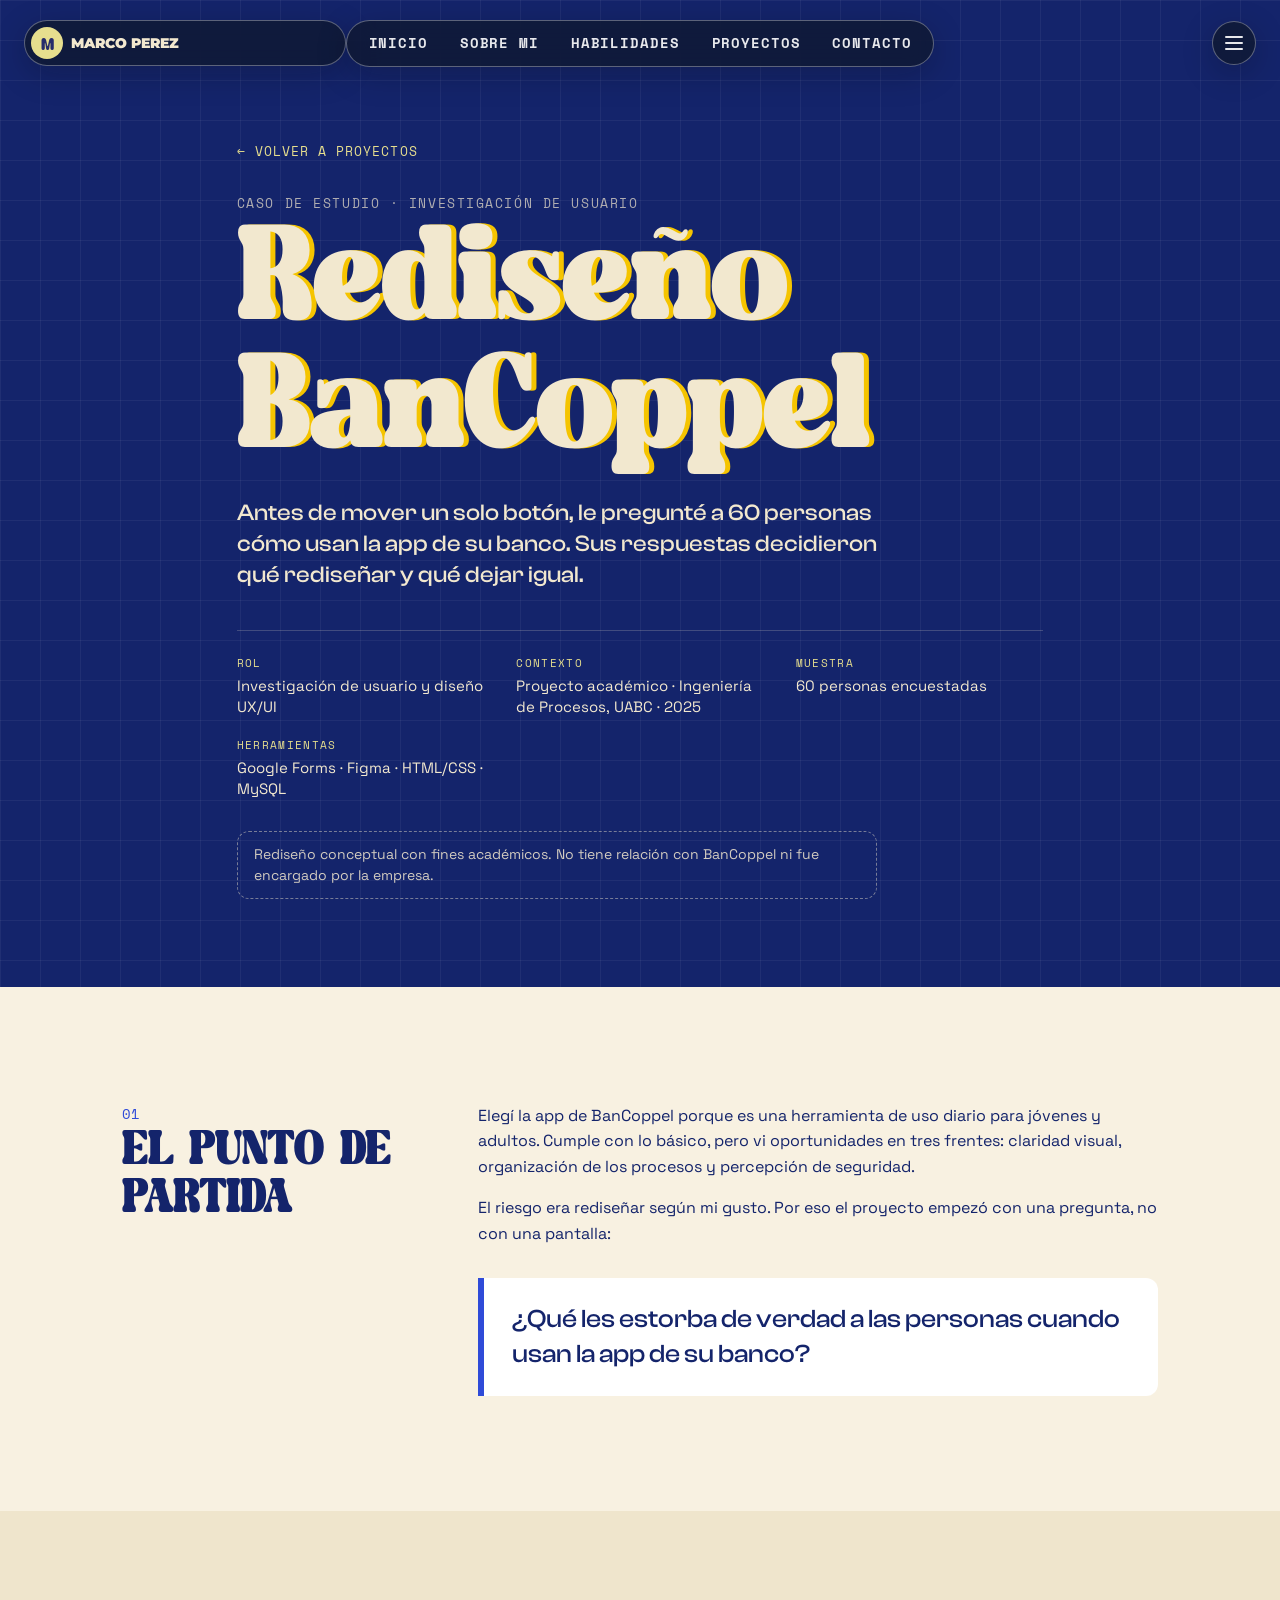
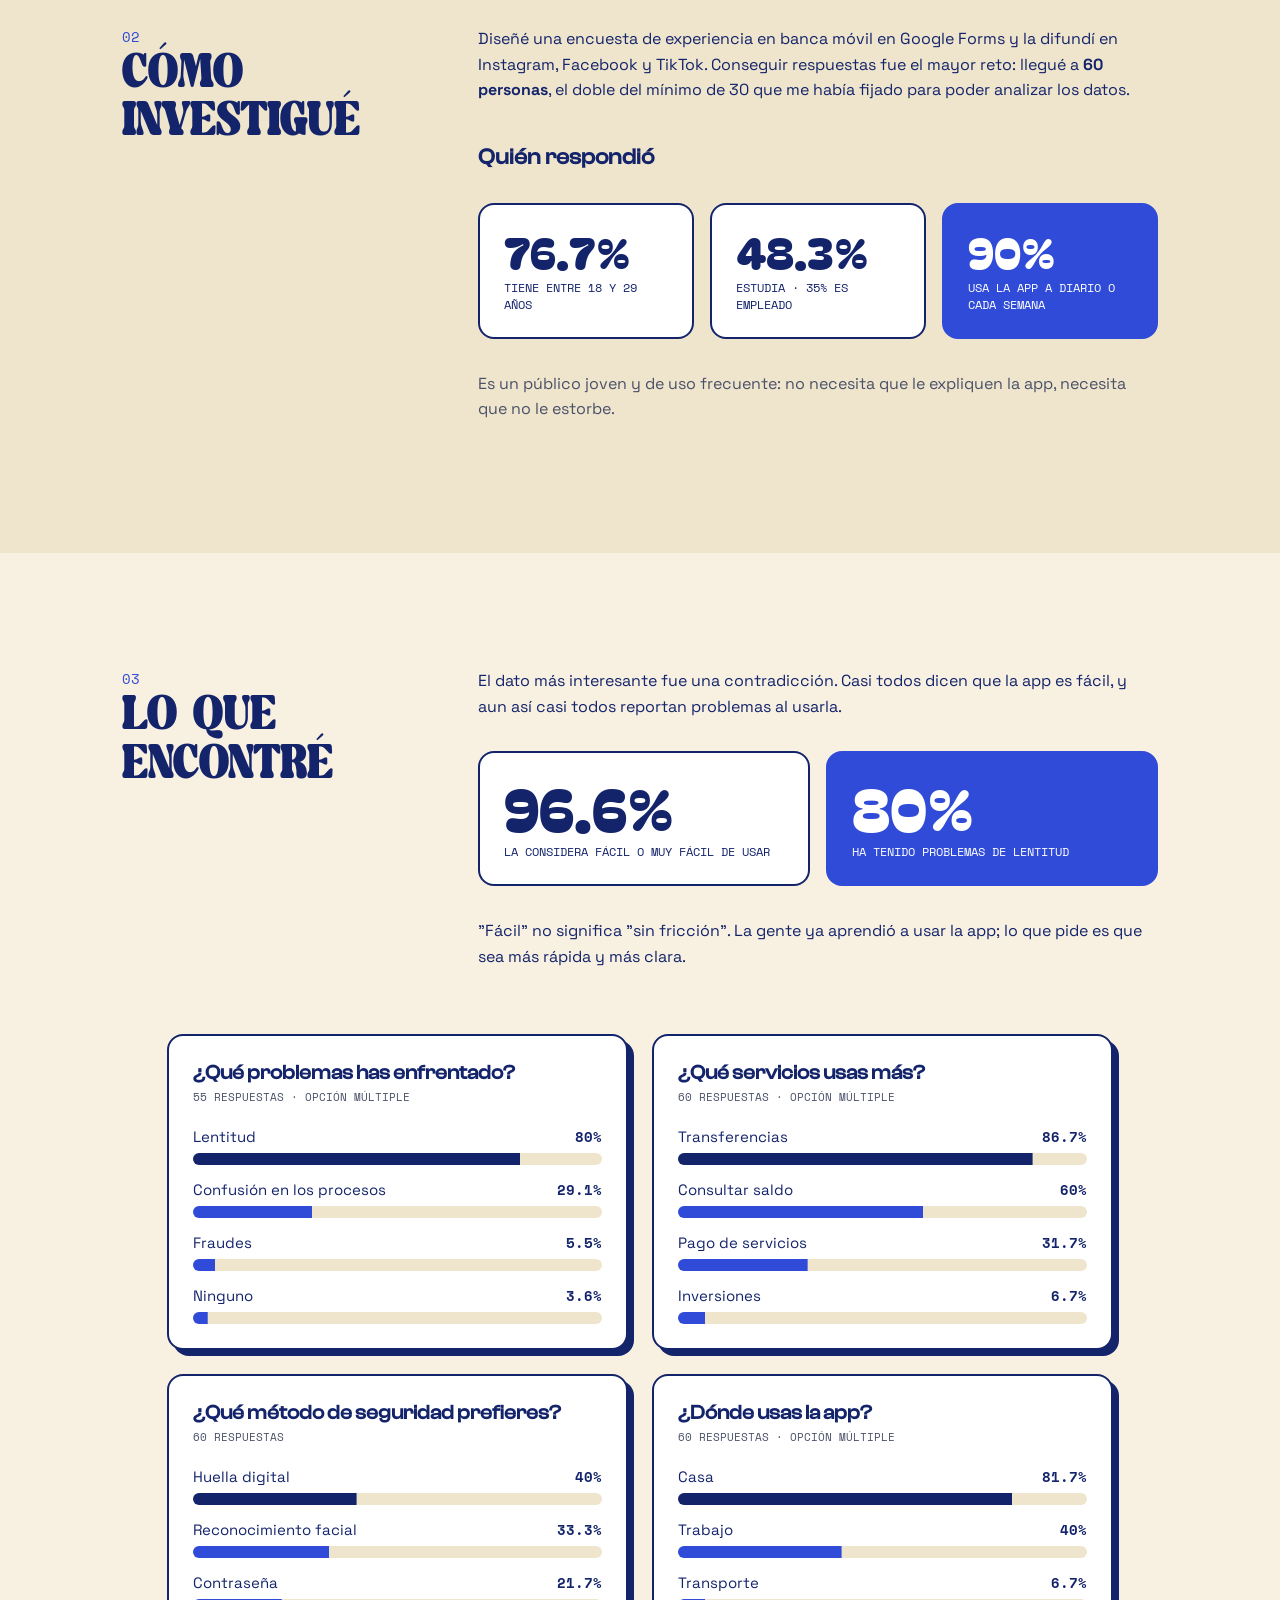
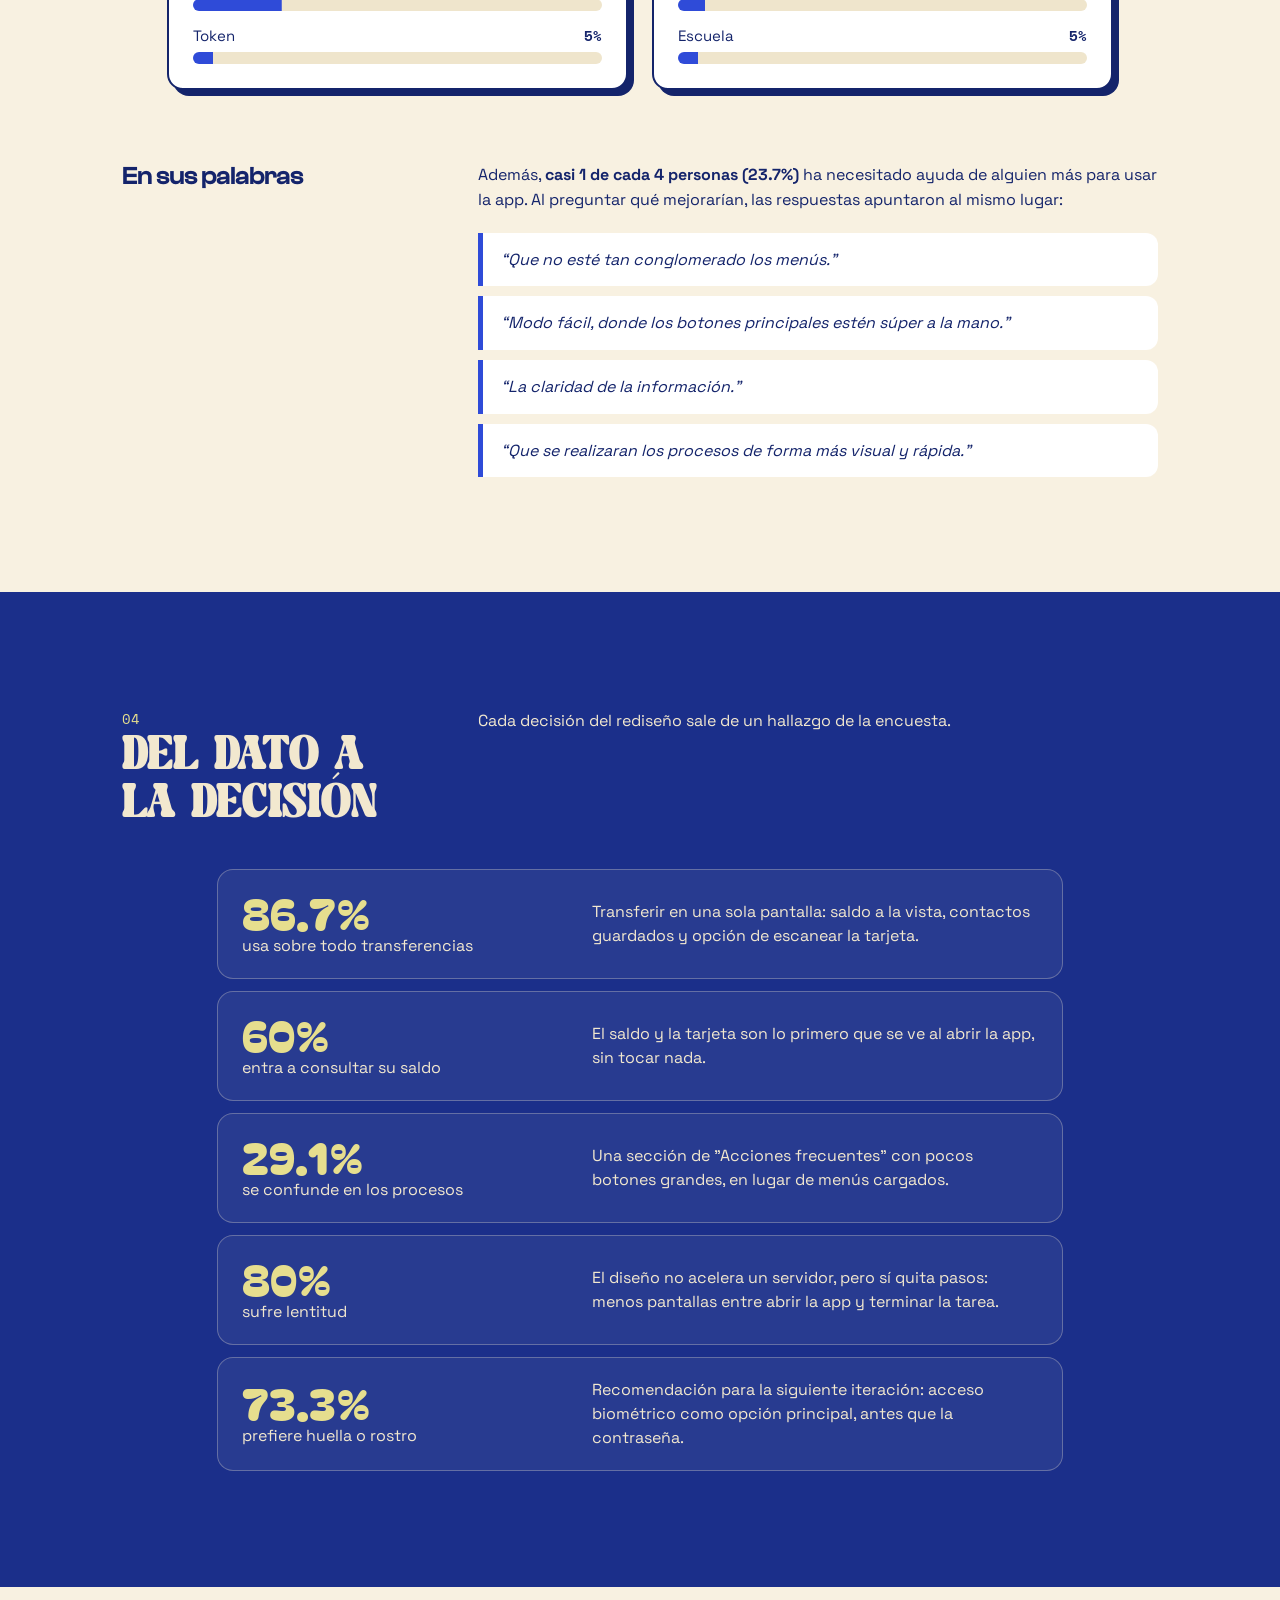
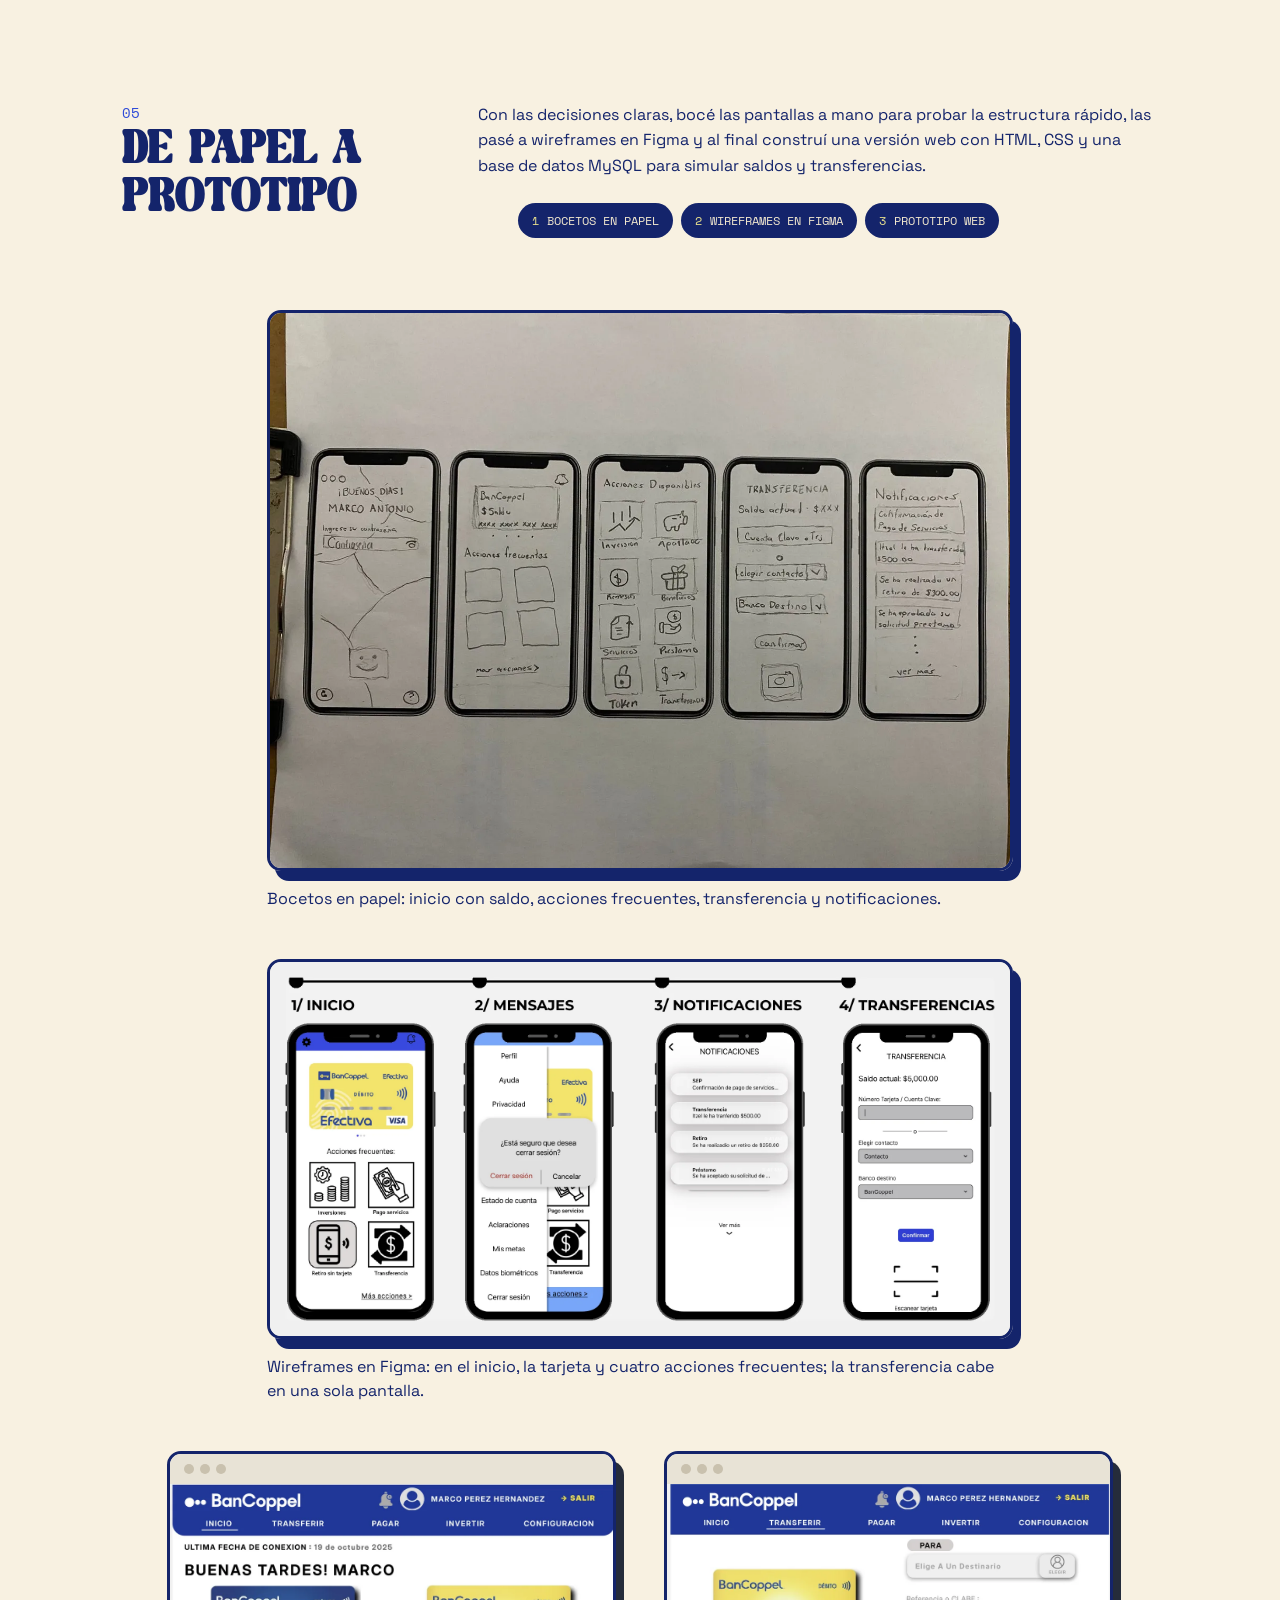
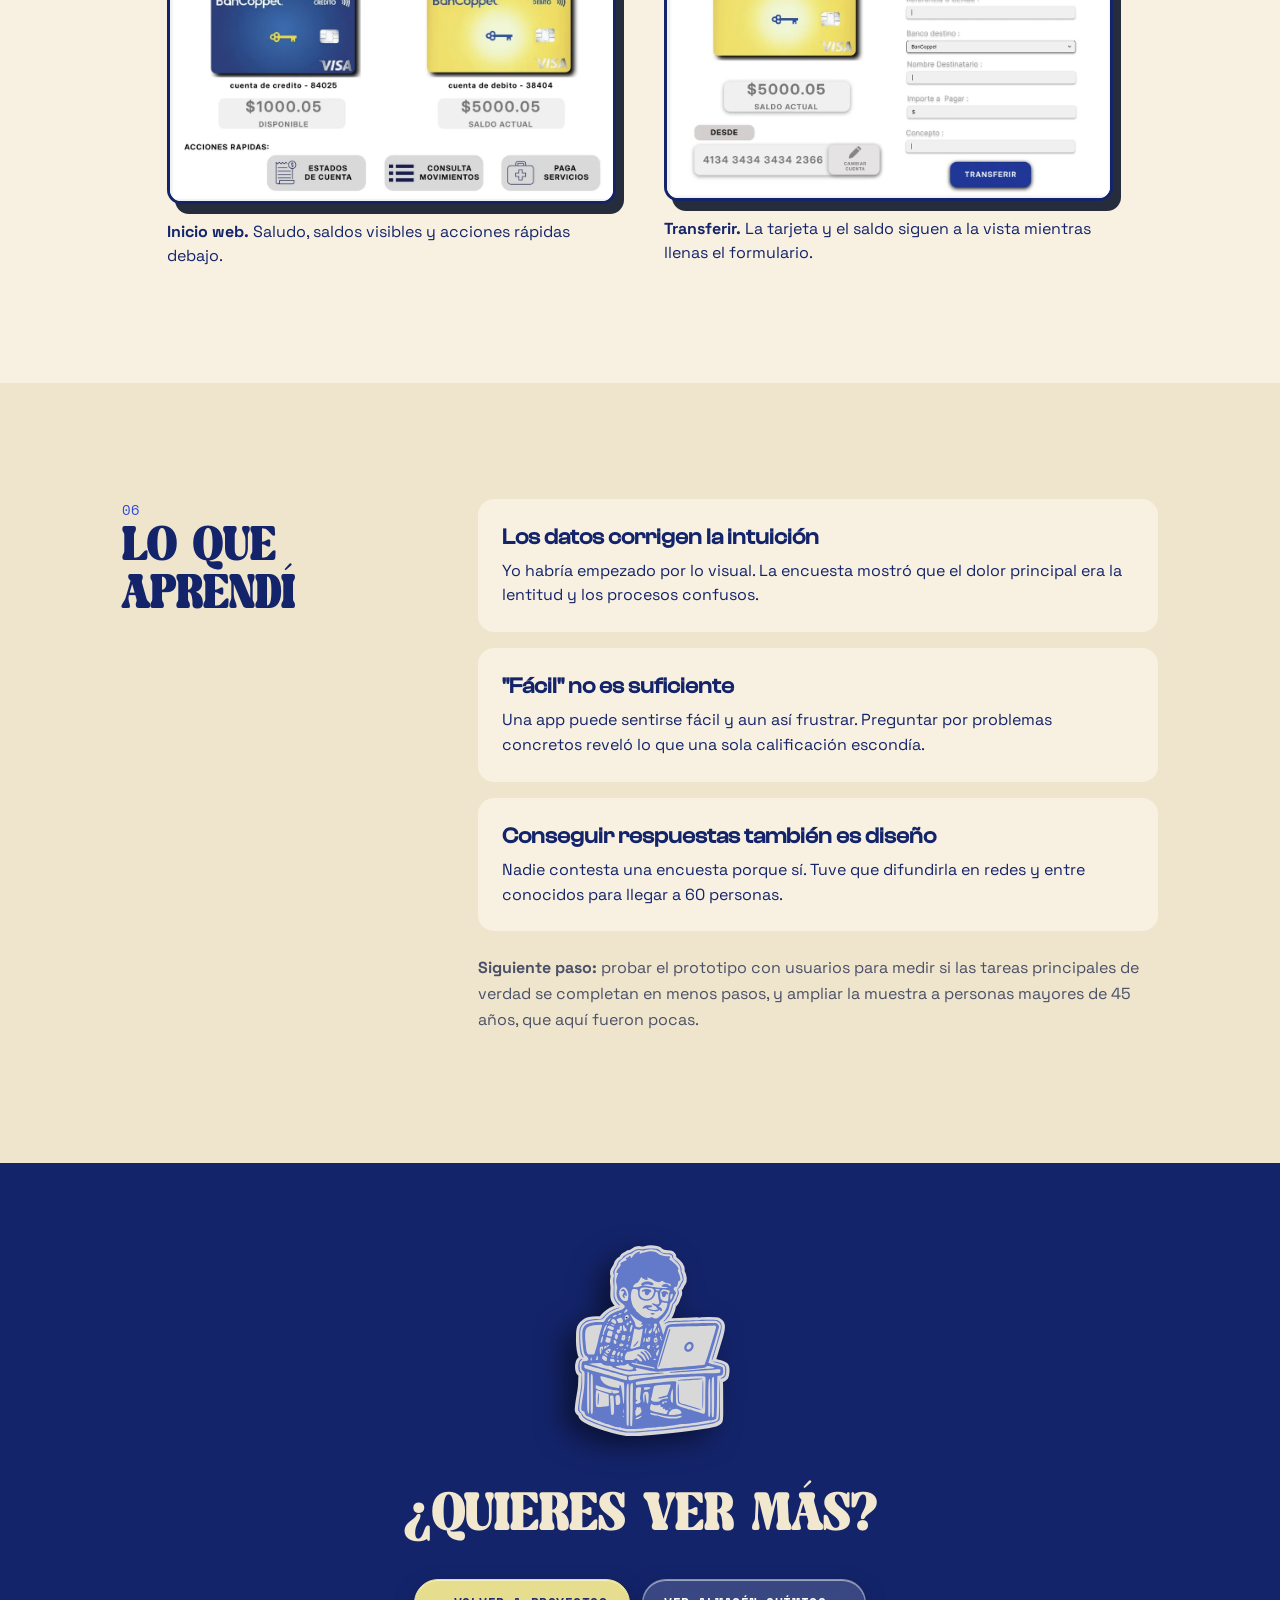
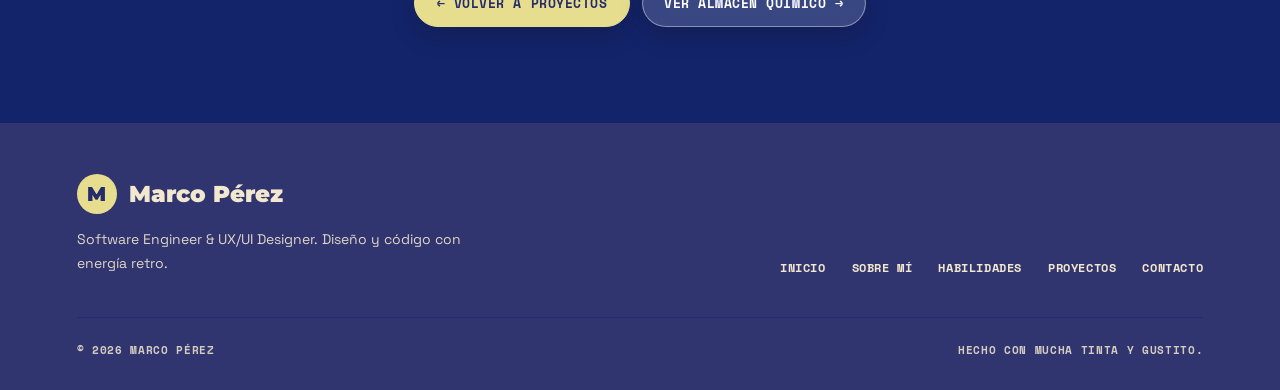
<file: proyectos/bancoppel.html>
<!DOCTYPE html>
<html lang="es">
<head>
    <meta charset="UTF-8">
    <meta name="viewport" content="width=device-width, initial-scale=1.0">
    <meta name="description" content="Caso de estudio: investigación de usuario con 60 encuestados y propuesta conceptual de rediseño de una app de banca móvil. Por Marco Pérez.">
    <link rel="preconnect" href="https://fonts.googleapis.com">
    <link rel="preconnect" href="https://fonts.gstatic.com" crossorigin>
    <link href="https://fonts.googleapis.com/css2?family=Bagel+Fat+One&family=Montserrat:wght@900&family=Space+Grotesk:wght@400;700&family=Space+Mono:wght@700&display=swap" rel="stylesheet">
    <link rel="icon" href="../assets/img/favicon.svg">
    <link rel="stylesheet" href="../css/base.css">
    <link rel="stylesheet" href="../css/header.css">
    <link rel="stylesheet" href="../css/buttons.css">
    <link rel="stylesheet" href="../css/footer.css">
    <link rel="stylesheet" href="../css/case-study.css">

    <title>Rediseño BanCoppel | Marco Pérez</title>
</head>
<body class="cs-page cs-page--bancoppel">
    <header class="site-header">
        <nav aria-label="Principal">
            <div class="logo">
                <a href="../index.html#home" class="logo-link">
                    <span class="logo__icon">M</span>
                    <span class="logo__name">Marco Perez</span>
                </a>
            </div>
            <ul class="nav-links">
                <li><a href="../index.html#home">Inicio</a></li>
                <li><a href="../index.html#about">Sobre mi</a></li>
                <li><a href="../index.html#skills">Habilidades</a></li>
                <li><a href="../index.html#projects">Proyectos</a></li>
                <li><a href="../index.html#contact">Contacto</a></li>
            </ul>
            <button type="button" class="menu-toggle" aria-label="Abrir menú" aria-expanded="false">
                <span></span><span></span><span></span>
            </button>
        </nav>
    </header>

    <main>
        <!-- Portada -->
        <section class="cs-hero cs-hero--text">
            <div class="container cs-hero__inner">
                <a class="cs-back" href="../index.html#projects">← Volver a proyectos</a>

                <p class="cs-eyebrow">Caso de estudio · Investigación de usuario</p>
                <h1 class="cs-hero__title">Rediseño BanCoppel</h1>
                <p class="cs-hero__lead">
                    Antes de mover un solo botón, le pregunté a 60 personas cómo usan la app de su banco.
                    Sus respuestas decidieron qué rediseñar y qué dejar igual.
                </p>

                <dl class="cs-meta">
                    <div>
                        <dt>Rol</dt>
                        <dd>Investigación de usuario y diseño UX/UI</dd>
                    </div>
                    <div>
                        <dt>Contexto</dt>
                        <dd>Proyecto académico · Ingeniería de Procesos, UABC · 2025</dd>
                    </div>
                    <div>
                        <dt>Muestra</dt>
                        <dd>60 personas encuestadas</dd>
                    </div>
                    <div>
                        <dt>Herramientas</dt>
                        <dd>Google Forms · Figma · HTML/CSS · MySQL</dd>
                    </div>
                </dl>

                <p class="cs-disclaimer">
                    Rediseño conceptual con fines académicos. No tiene relación con BanCoppel ni fue encargado por la empresa.
                </p>
            </div>
        </section>

        <!-- 01 Punto de partida -->
        <section class="cs-section">
            <div class="container cs-grid">
                <header class="cs-section__head">
                    <span class="cs-num">01</span>
                    <h2>El punto de partida</h2>
                </header>
                <div class="cs-section__body">
                    <p>
                        Elegí la app de BanCoppel porque es una herramienta de uso diario para jóvenes y adultos.
                        Cumple con lo básico, pero vi oportunidades en tres frentes: claridad visual,
                        organización de los procesos y percepción de seguridad.
                    </p>
                    <p>
                        El riesgo era rediseñar según mi gusto. Por eso el proyecto empezó con una pregunta, no con una pantalla:
                    </p>
                    <blockquote class="cs-quote">
                        ¿Qué les estorba de verdad a las personas cuando usan la app de su banco?
                    </blockquote>
                </div>
            </div>
        </section>

        <!-- 02 Investigación -->
        <section class="cs-section cs-section--alt">
            <div class="container cs-grid">
                <header class="cs-section__head">
                    <span class="cs-num">02</span>
                    <h2>Cómo investigué</h2>
                </header>
                <div class="cs-section__body">
                    <p>
                        Diseñé una encuesta de experiencia en banca móvil en Google Forms y la difundí en
                        Instagram, Facebook y TikTok. Conseguir respuestas fue el mayor reto: llegué a
                        <strong>60 personas</strong>, el doble del mínimo de 30 que me había fijado para poder analizar los datos.
                    </p>

                    <h3>Quién respondió</h3>
                    <div class="cs-stats cs-stats--three">
                        <div class="cs-stat">
                            <span class="cs-stat__value">76.7%</span>
                            <span class="cs-stat__label">Tiene entre 18 y 29 años</span>
                        </div>
                        <div class="cs-stat">
                            <span class="cs-stat__value">48.3%</span>
                            <span class="cs-stat__label">Estudia · 35% es empleado</span>
                        </div>
                        <div class="cs-stat cs-stat--accent">
                            <span class="cs-stat__value">90%</span>
                            <span class="cs-stat__label">Usa la app a diario o cada semana</span>
                        </div>
                    </div>
                    <p class="cs-next-steps">
                        Es un público joven y de uso frecuente: no necesita que le expliquen la app, necesita que no le estorbe.
                    </p>
                </div>
            </div>
        </section>

        <!-- 03 Resultados -->
        <section class="cs-section">
            <div class="container cs-grid">
                <header class="cs-section__head">
                    <span class="cs-num">03</span>
                    <h2>Lo que encontré</h2>
                </header>
                <div class="cs-section__body">
                    <p>
                        El dato más interesante fue una contradicción. Casi todos dicen que la app es fácil,
                        y aun así casi todos reportan problemas al usarla.
                    </p>
                    <div class="cs-stats">
                        <div class="cs-stat">
                            <span class="cs-stat__value">96.6%</span>
                            <span class="cs-stat__label">La considera fácil o muy fácil de usar</span>
                        </div>
                        <div class="cs-stat cs-stat--accent">
                            <span class="cs-stat__value">80%</span>
                            <span class="cs-stat__label">Ha tenido problemas de lentitud</span>
                        </div>
                    </div>
                    <p>
                        "Fácil" no significa "sin fricción". La gente ya aprendió a usar la app; lo que pide es
                        que sea más rápida y más clara.
                    </p>
                </div>
            </div>

            <div class="container cs-charts">
                <figure class="cs-chart">
                    <figcaption>
                        <h3>¿Qué problemas has enfrentado?</h3>
                        <span>55 respuestas · opción múltiple</span>
                    </figcaption>
                    <ul>
                        <li style="--v: 80%"><span>Lentitud</span><i></i><b>80%</b></li>
                        <li style="--v: 29.1%"><span>Confusión en los procesos</span><i></i><b>29.1%</b></li>
                        <li style="--v: 5.5%"><span>Fraudes</span><i></i><b>5.5%</b></li>
                        <li style="--v: 3.6%"><span>Ninguno</span><i></i><b>3.6%</b></li>
                    </ul>
                </figure>

                <figure class="cs-chart">
                    <figcaption>
                        <h3>¿Qué servicios usas más?</h3>
                        <span>60 respuestas · opción múltiple</span>
                    </figcaption>
                    <ul>
                        <li style="--v: 86.7%"><span>Transferencias</span><i></i><b>86.7%</b></li>
                        <li style="--v: 60%"><span>Consultar saldo</span><i></i><b>60%</b></li>
                        <li style="--v: 31.7%"><span>Pago de servicios</span><i></i><b>31.7%</b></li>
                        <li style="--v: 6.7%"><span>Inversiones</span><i></i><b>6.7%</b></li>
                    </ul>
                </figure>

                <figure class="cs-chart">
                    <figcaption>
                        <h3>¿Qué método de seguridad prefieres?</h3>
                        <span>60 respuestas</span>
                    </figcaption>
                    <ul>
                        <li style="--v: 40%"><span>Huella digital</span><i></i><b>40%</b></li>
                        <li style="--v: 33.3%"><span>Reconocimiento facial</span><i></i><b>33.3%</b></li>
                        <li style="--v: 21.7%"><span>Contraseña</span><i></i><b>21.7%</b></li>
                        <li style="--v: 5%"><span>Token</span><i></i><b>5%</b></li>
                    </ul>
                </figure>

                <figure class="cs-chart">
                    <figcaption>
                        <h3>¿Dónde usas la app?</h3>
                        <span>60 respuestas · opción múltiple</span>
                    </figcaption>
                    <ul>
                        <li style="--v: 81.7%"><span>Casa</span><i></i><b>81.7%</b></li>
                        <li style="--v: 40%"><span>Trabajo</span><i></i><b>40%</b></li>
                        <li style="--v: 6.7%"><span>Transporte</span><i></i><b>6.7%</b></li>
                        <li style="--v: 5%"><span>Escuela</span><i></i><b>5%</b></li>
                    </ul>
                </figure>
            </div>

            <div class="container cs-grid cs-grid--after">
                <header class="cs-section__head">
                    <h3 class="cs-subhead">En sus palabras</h3>
                </header>
                <div class="cs-section__body">
                    <p>
                        Además, <strong>casi 1 de cada 4 personas (23.7%)</strong> ha necesitado ayuda de alguien más para usar la app.
                        Al preguntar qué mejorarían, las respuestas apuntaron al mismo lugar:
                    </p>
                    <ul class="cs-voices">
                        <li>Que no esté tan conglomerado los menús.</li>
                        <li>Modo fácil, donde los botones principales estén súper a la mano.</li>
                        <li>La claridad de la información.</li>
                        <li>Que se realizaran los procesos de forma más visual y rápida.</li>
                    </ul>
                </div>
            </div>
        </section>

        <!-- 04 Decisiones -->
        <section class="cs-section cs-section--dark">
            <div class="container cs-grid">
                <header class="cs-section__head">
                    <span class="cs-num">04</span>
                    <h2>Del dato a la decisión</h2>
                </header>
                <div class="cs-section__body">
                    <p>Cada decisión del rediseño sale de un hallazgo de la encuesta.</p>
                </div>
            </div>

            <div class="container cs-decisions">
                <article>
                    <p class="cs-decisions__data"><b>86.7%</b> usa sobre todo transferencias</p>
                    <p>Transferir en una sola pantalla: saldo a la vista, contactos guardados y opción de escanear la tarjeta.</p>
                </article>
                <article>
                    <p class="cs-decisions__data"><b>60%</b> entra a consultar su saldo</p>
                    <p>El saldo y la tarjeta son lo primero que se ve al abrir la app, sin tocar nada.</p>
                </article>
                <article>
                    <p class="cs-decisions__data"><b>29.1%</b> se confunde en los procesos</p>
                    <p>Una sección de "Acciones frecuentes" con pocos botones grandes, en lugar de menús cargados.</p>
                </article>
                <article>
                    <p class="cs-decisions__data"><b>80%</b> sufre lentitud</p>
                    <p>El diseño no acelera un servidor, pero sí quita pasos: menos pantallas entre abrir la app y terminar la tarea.</p>
                </article>
                <article>
                    <p class="cs-decisions__data"><b>73.3%</b> prefiere huella o rostro</p>
                    <p>Recomendación para la siguiente iteración: acceso biométrico como opción principal, antes que la contraseña.</p>
                </article>
            </div>
        </section>

        <!-- 05 Prototipo -->
        <section class="cs-section">
            <div class="container cs-grid">
                <header class="cs-section__head">
                    <span class="cs-num">05</span>
                    <h2>De papel a prototipo</h2>
                </header>
                <div class="cs-section__body">
                    <p>
                        Con las decisiones claras, bocé las pantallas a mano para probar la estructura rápido,
                        las pasé a wireframes en Figma y al final construí una versión web con HTML, CSS y una base de datos MySQL
                        para simular saldos y transferencias.
                    </p>
                    <ol class="cs-flow" aria-label="Etapas del prototipo">
                        <li>Bocetos en papel</li>
                        <li>Wireframes en Figma</li>
                        <li>Prototipo web</li>
                    </ol>
                </div>
            </div>

            <figure class="container cs-figure">
                <img loading="lazy" src="../assets/img/bancoppel/bocetos.webp" width="1400" height="1050"
                     alt="Bocetos a mano de cinco pantallas: bienvenida, inicio con saldo y acciones frecuentes, acciones disponibles, transferencia y notificaciones">
                <figcaption>Bocetos en papel: inicio con saldo, acciones frecuentes, transferencia y notificaciones.</figcaption>
            </figure>

            <figure class="container cs-figure">
                <img loading="lazy" src="../assets/img/bancoppel/wireframes.webp" width="1904" height="962"
                     alt="Wireframes de cuatro pantallas: inicio con tarjeta y acciones frecuentes, menú, notificaciones y transferencia con opción de escanear tarjeta">
                <figcaption>Wireframes en Figma: en el inicio, la tarjeta y cuatro acciones frecuentes; la transferencia cabe en una sola pantalla.</figcaption>
            </figure>

            <div class="container cs-shots">
                <figure class="cs-shot">
                    <div class="cs-browser"><span class="cs-browser__bar" aria-hidden="true"><i></i><i></i><i></i></span>
                        <img loading="lazy" src="../assets/img/bancoppel/web-inicio.webp" width="1048" height="750" alt="Prototipo web: inicio con saludo, tarjetas, saldos y acciones rápidas">
                    </div>
                    <figcaption><strong>Inicio web.</strong> Saludo, saldos visibles y acciones rápidas debajo.</figcaption>
                </figure>
                <figure class="cs-shot">
                    <div class="cs-browser"><span class="cs-browser__bar" aria-hidden="true"><i></i><i></i><i></i></span>
                        <img loading="lazy" src="../assets/img/bancoppel/web-transferir.webp" width="1056" height="749" alt="Prototipo web: transferencia con la tarjeta y el saldo a la izquierda y el formulario a la derecha">
                    </div>
                    <figcaption><strong>Transferir.</strong> La tarjeta y el saldo siguen a la vista mientras llenas el formulario.</figcaption>
                </figure>
            </div>
        </section>

        <!-- 06 Aprendizajes -->
        <section class="cs-section cs-section--alt">
            <div class="container cs-grid">
                <header class="cs-section__head">
                    <span class="cs-num">06</span>
                    <h2>Lo que aprendí</h2>
                </header>
                <div class="cs-section__body">
                    <div class="cs-learn">
                        <article>
                            <h3>Los datos corrigen la intuición</h3>
                            <p>Yo habría empezado por lo visual. La encuesta mostró que el dolor principal era la lentitud y los procesos confusos.</p>
                        </article>
                        <article>
                            <h3>"Fácil" no es suficiente</h3>
                            <p>Una app puede sentirse fácil y aun así frustrar. Preguntar por problemas concretos reveló lo que una sola calificación escondía.</p>
                        </article>
                        <article>
                            <h3>Conseguir respuestas también es diseño</h3>
                            <p>Nadie contesta una encuesta porque sí. Tuve que difundirla en redes y entre conocidos para llegar a 60 personas.</p>
                        </article>
                    </div>
                    <p class="cs-next-steps">
                        <strong>Siguiente paso:</strong> probar el prototipo con usuarios para medir si las tareas principales
                        de verdad se completan en menos pasos, y ampliar la muestra a personas mayores de 45 años, que aquí fueron pocas.
                    </p>
                </div>
            </div>
        </section>

        <!-- Cierre -->
        <section class="cs-end">
            <div class="container cs-end__inner">
                <img class="cs-end__sticker" src="../assets/stickers/PersonajeComputadora.svg" alt="" width="180" height="180">
                <h2>¿Quieres ver más?</h2>
                <div class="cs-end__buttons">
                    <a href="../index.html#projects" class="btn btn--primary">← Volver a proyectos</a>
                    <a href="almacen-quimico.html" class="btn">Ver Almacén Químico →</a>
                </div>
            </div>
        </section>
    </main>

    <footer class="footer">
        <div class="container footer__top">
            <div class="footer__brand">
                <a href="../index.html#home" class="footer__logo">
                    <span class="footer__logo-icon">M</span>
                    <span class="footer__logo-name">Marco Pérez</span>
                </a>
                <p class="footer__desc">
                    Software Engineer &amp; UX/UI Designer. Diseño y código con energía retro.
                </p>
            </div>

            <nav class="footer__nav" aria-label="Pie de página">
                <a href="../index.html#home">Inicio</a>
                <a href="../index.html#about">Sobre mí</a>
                <a href="../index.html#skills">Habilidades</a>
                <a href="../index.html#projects">Proyectos</a>
                <a href="../index.html#contact">Contacto</a>
            </nav>
        </div>

        <div class="container footer__bottom">
            <small>© 2026 Marco Pérez</small>
            <small>Hecho con mucha tinta y gustito.</small>
        </div>
    </footer>
</body>
</html>
</file>
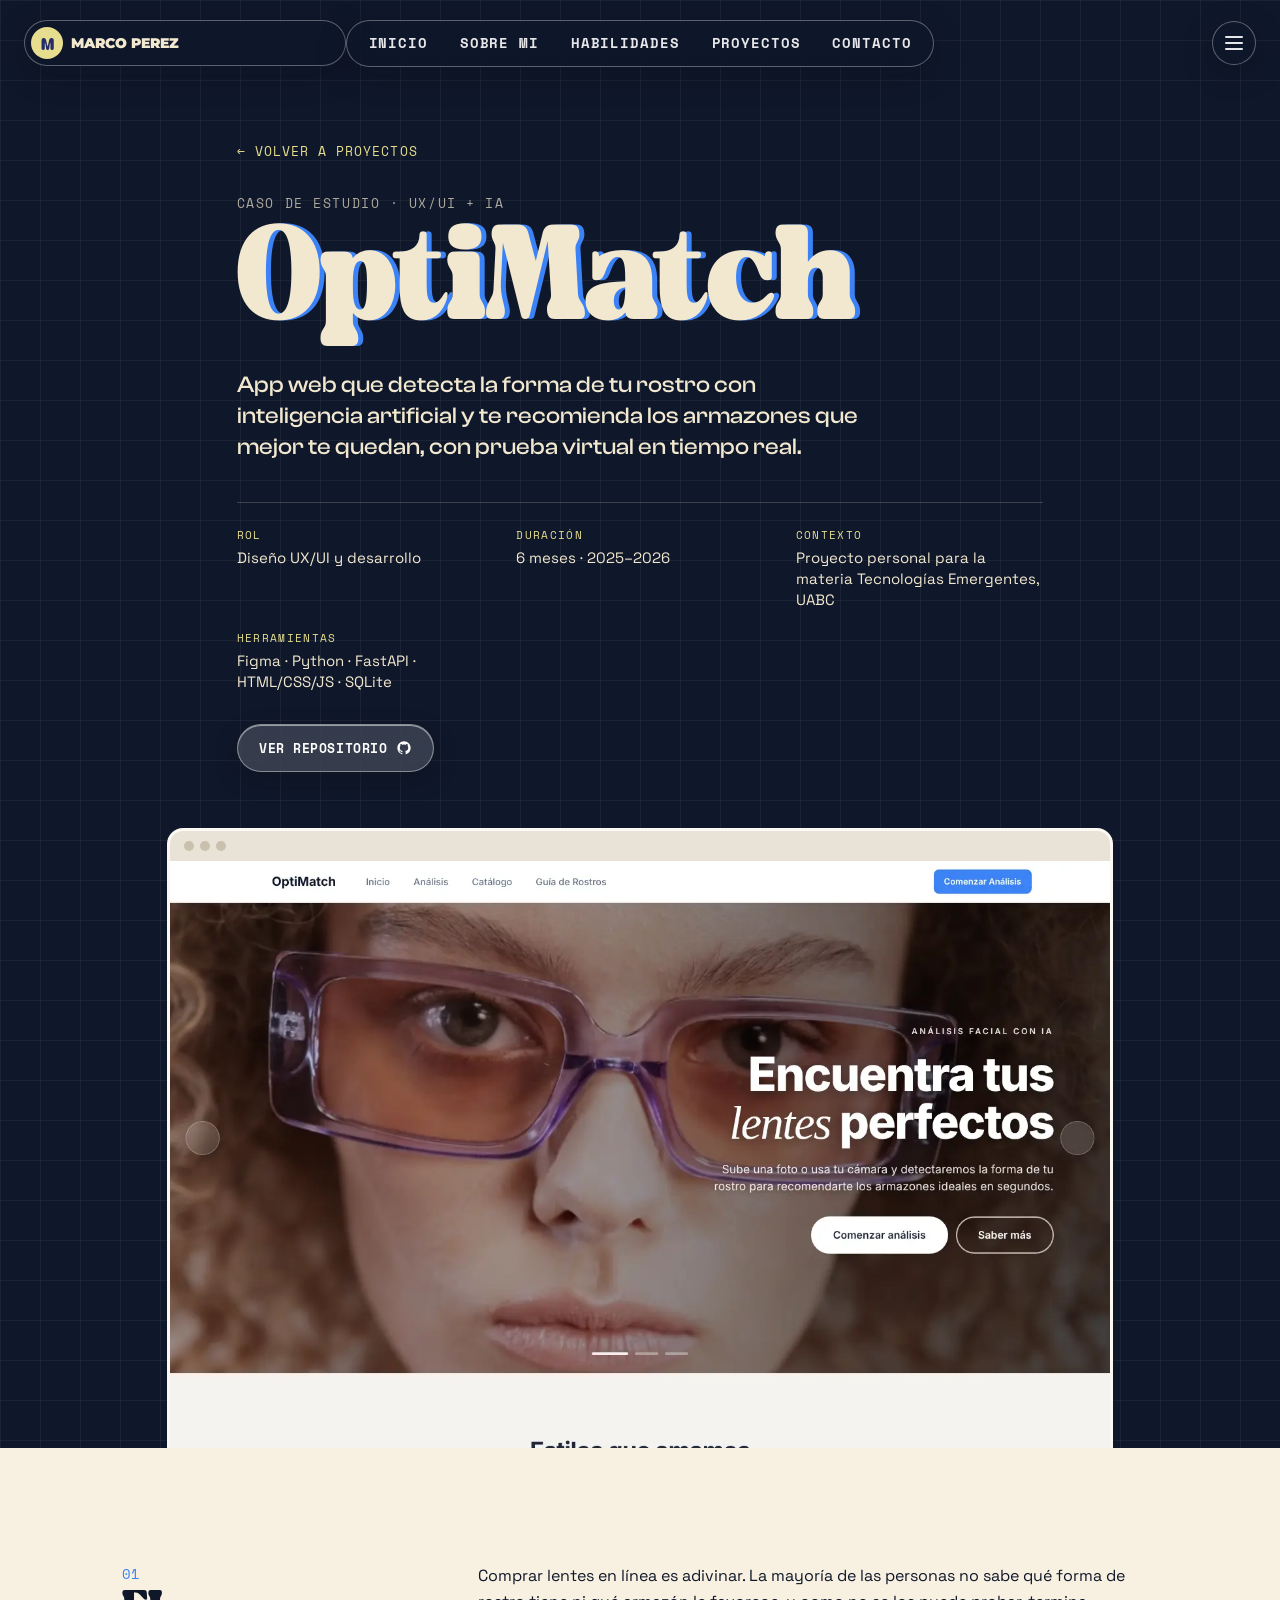
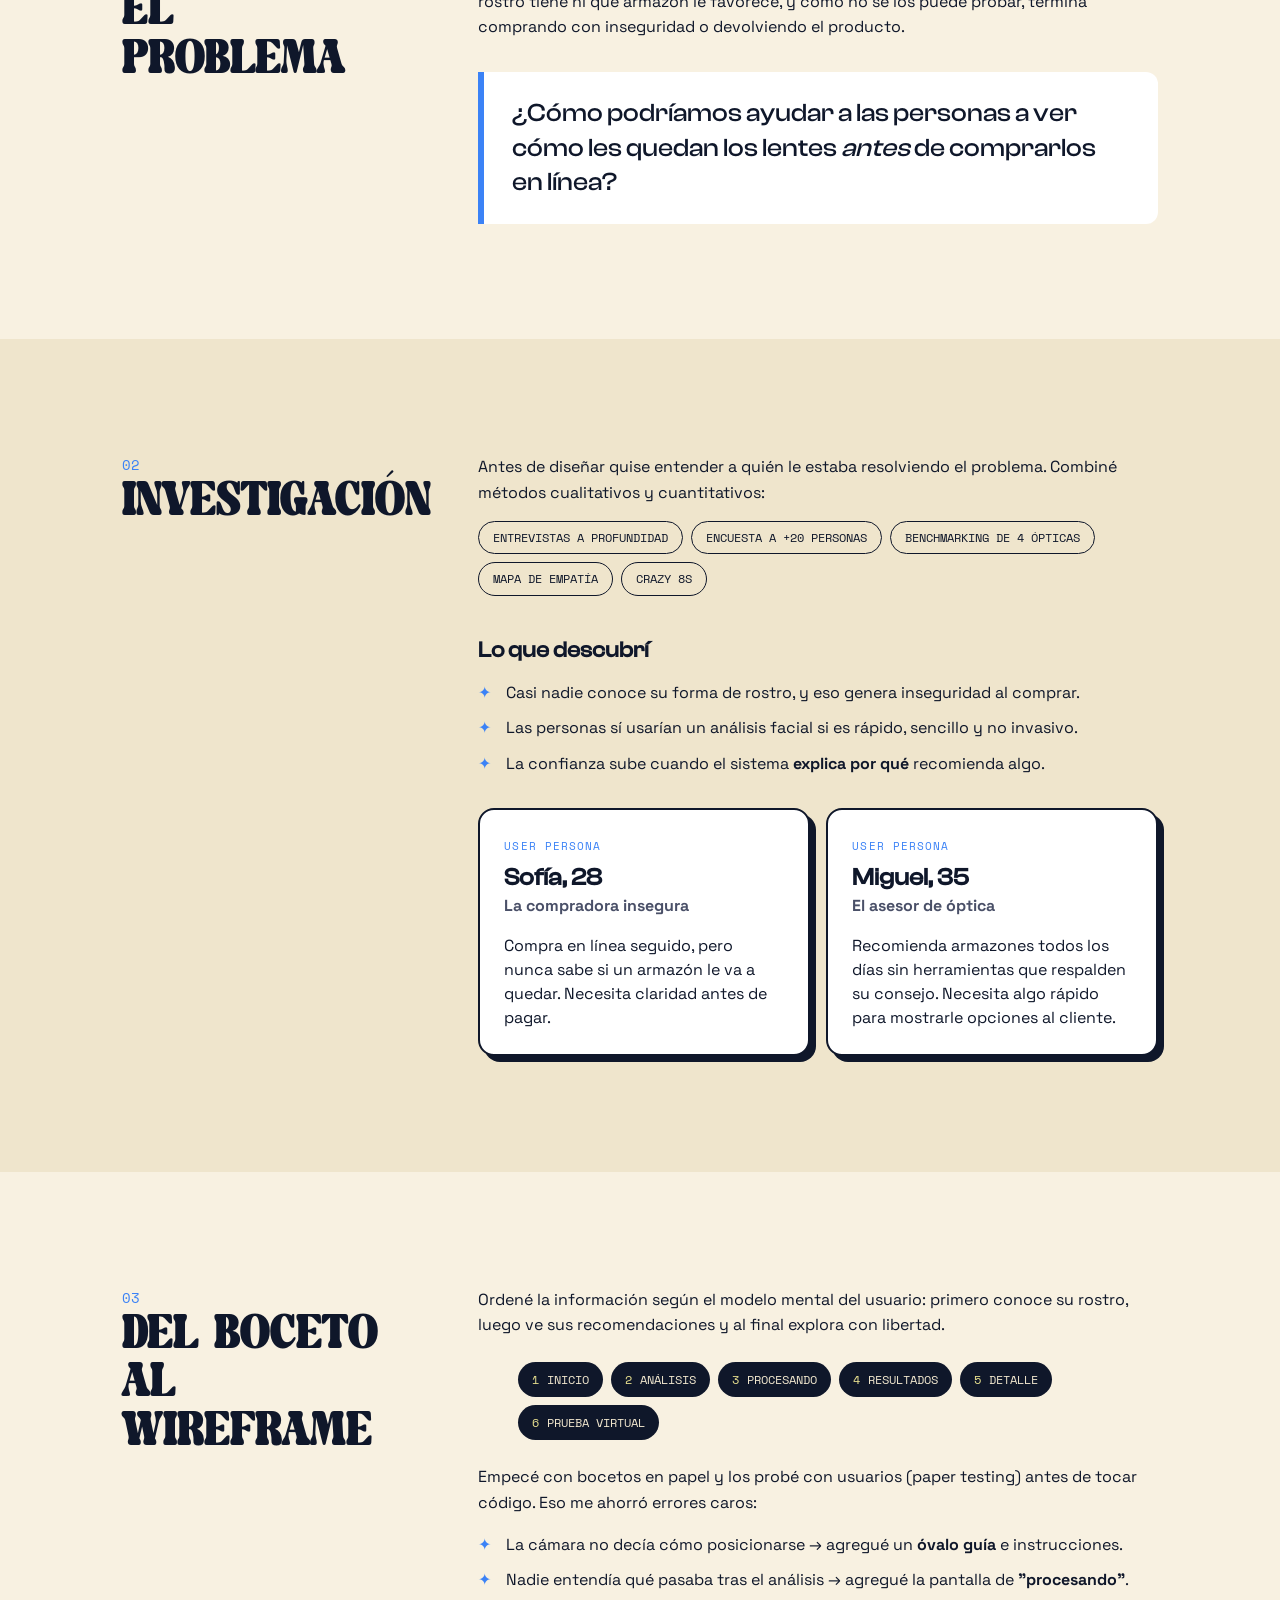
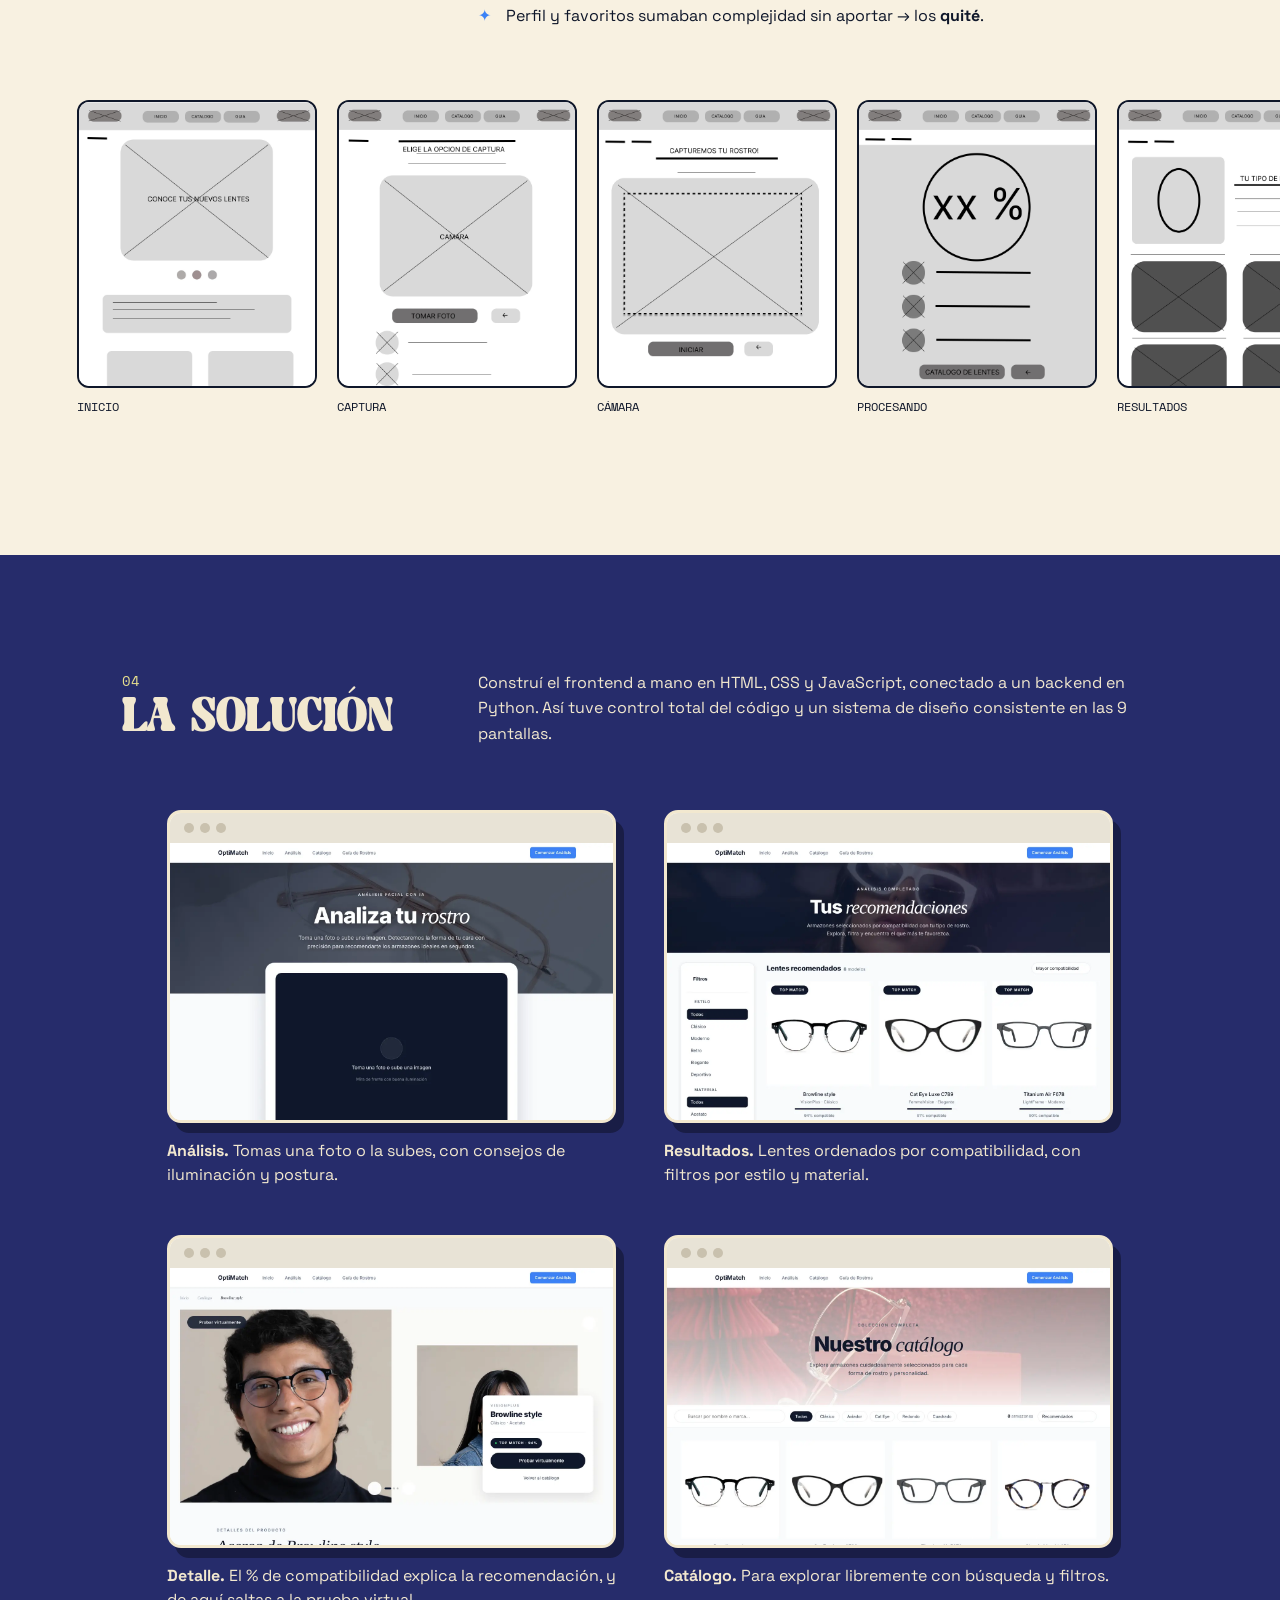
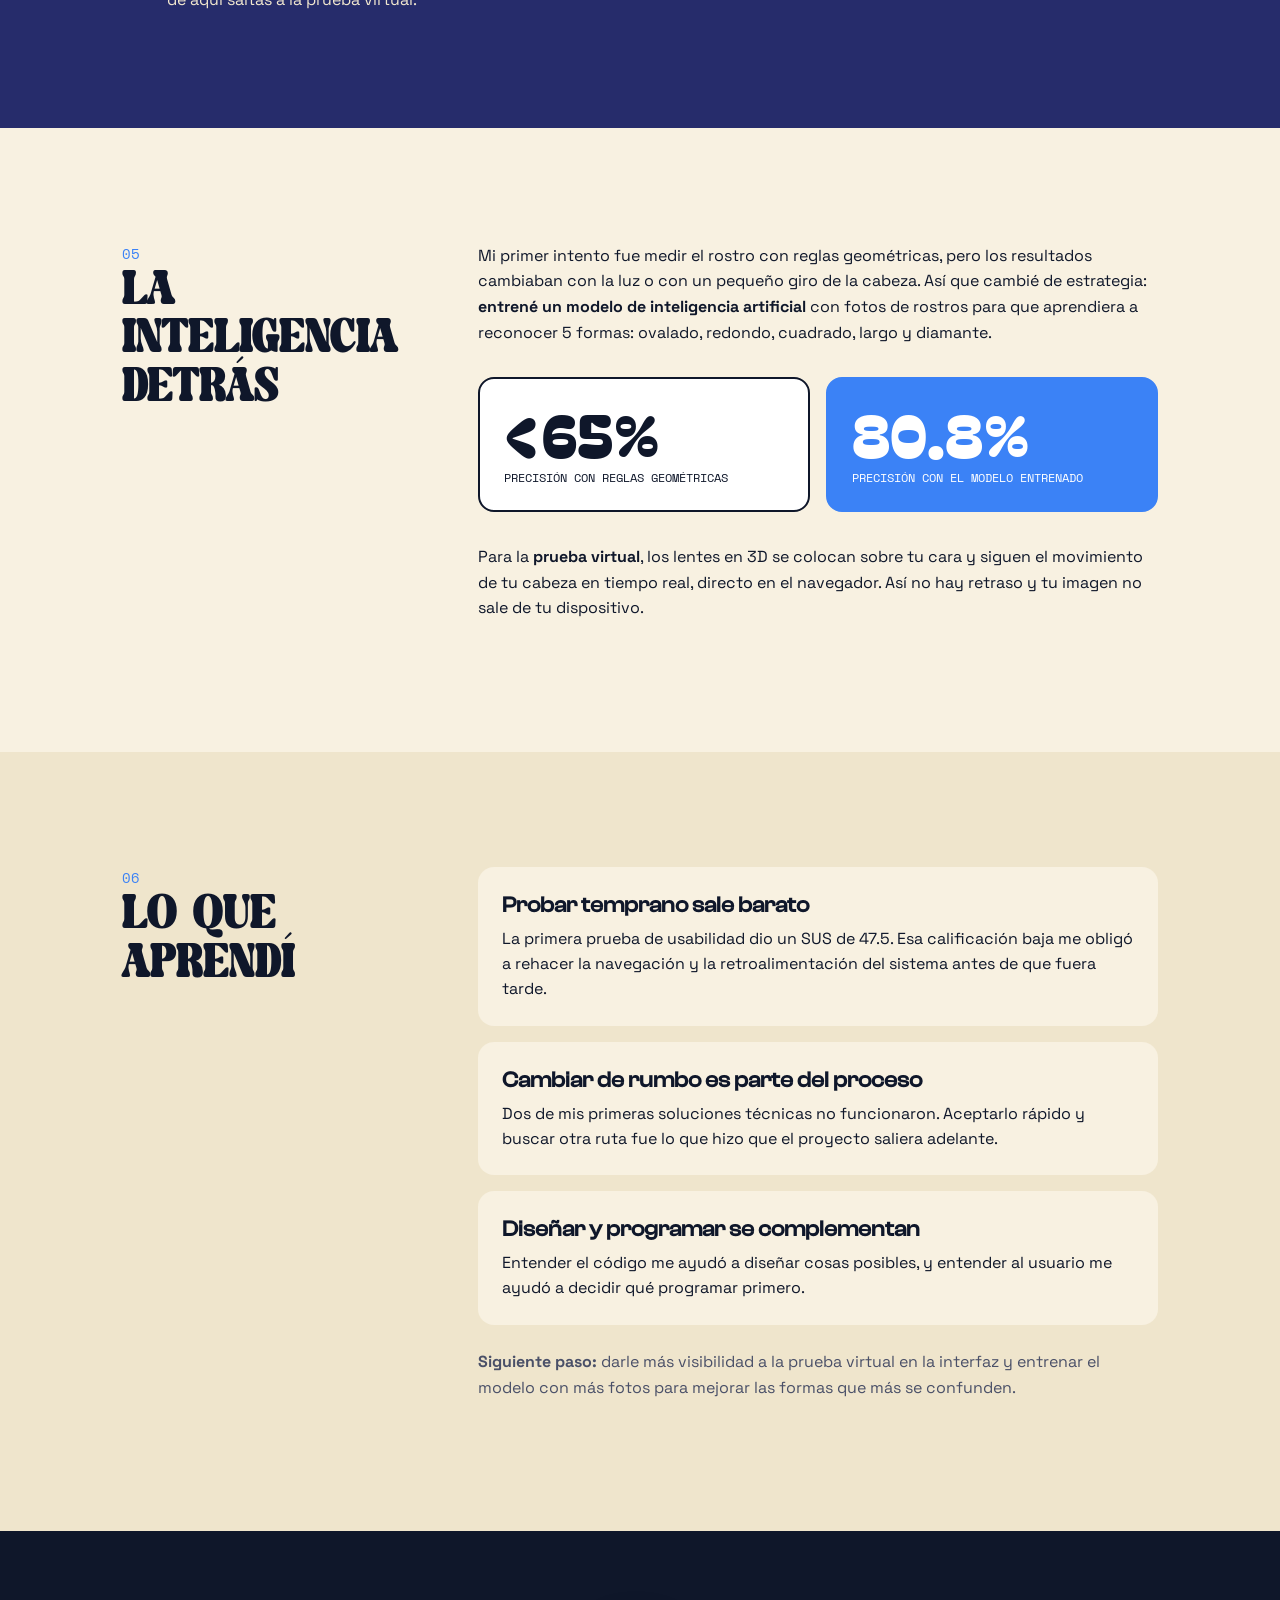
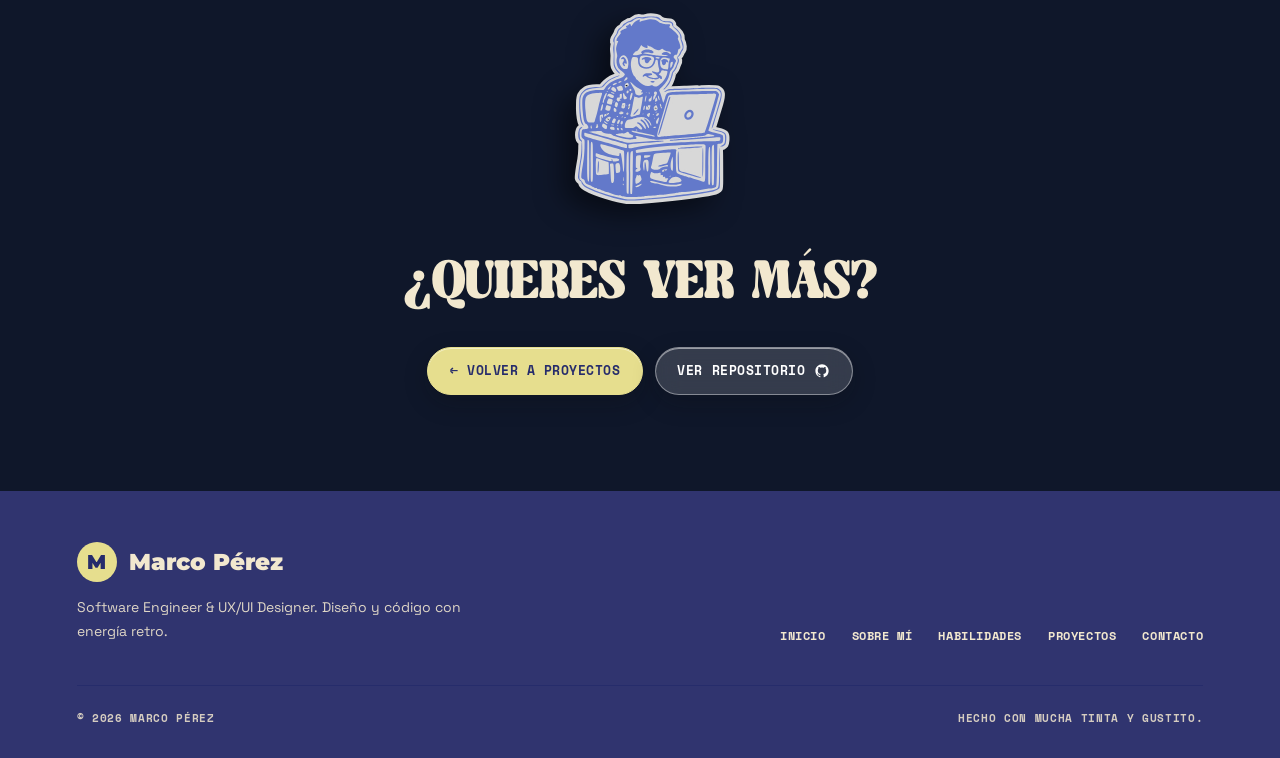
<file: proyectos/optimatch.html>
<!DOCTYPE html>
<html lang="es">
<head>
    <meta charset="UTF-8">
    <meta name="viewport" content="width=device-width, initial-scale=1.0">
    <meta name="description" content="Caso de estudio de OptiMatch: app web que detecta la forma de tu rostro y recomienda los lentes ideales. Diseño UX/UI y desarrollo por Marco Pérez.">
    <link rel="preconnect" href="https://fonts.googleapis.com">
    <link rel="preconnect" href="https://fonts.gstatic.com" crossorigin>
    <link href="https://fonts.googleapis.com/css2?family=Bagel+Fat+One&family=Montserrat:wght@900&family=Space+Grotesk:wght@400;700&family=Space+Mono:wght@700&display=swap" rel="stylesheet">
    <link rel="icon" href="../assets/img/favicon.svg">
    <link rel="stylesheet" href="../css/base.css">
    <link rel="stylesheet" href="../css/header.css">
    <link rel="stylesheet" href="../css/buttons.css">
    <link rel="stylesheet" href="../css/footer.css">
    <link rel="stylesheet" href="../css/case-study.css">

    <title>OptiMatch | Marco Pérez</title>
</head>
<body class="cs-page">
    <header class="site-header">
        <nav aria-label="Principal">
            <div class="logo">
                <a href="../index.html#home" class="logo-link">
                    <span class="logo__icon">M</span>
                    <span class="logo__name">Marco Perez</span>
                </a>
            </div>
            <ul class="nav-links">
                <li><a href="../index.html#home">Inicio</a></li>
                <li><a href="../index.html#about">Sobre mi</a></li>
                <li><a href="../index.html#skills">Habilidades</a></li>
                <li><a href="../index.html#projects">Proyectos</a></li>
                <li><a href="../index.html#contact">Contacto</a></li>
            </ul>
            <button type="button" class="menu-toggle" aria-label="Abrir menú" aria-expanded="false">
                <span></span><span></span><span></span>
            </button>
        </nav>
    </header>

    <main>
        <!-- Portada -->
        <section class="cs-hero">
            <div class="container cs-hero__inner">
                <a class="cs-back" href="../index.html#projects">← Volver a proyectos</a>

                <p class="cs-eyebrow">Caso de estudio · UX/UI + IA</p>
                <h1 class="cs-hero__title">OptiMatch</h1>
                <p class="cs-hero__lead">
                    App web que detecta la forma de tu rostro con inteligencia artificial
                    y te recomienda los armazones que mejor te quedan, con prueba virtual en tiempo real.
                </p>

                <dl class="cs-meta">
                    <div>
                        <dt>Rol</dt>
                        <dd>Diseño UX/UI y desarrollo</dd>
                    </div>
                    <div>
                        <dt>Duración</dt>
                        <dd>6 meses · 2025–2026</dd>
                    </div>
                    <div>
                        <dt>Contexto</dt>
                        <dd>Proyecto personal para la materia Tecnologías Emergentes, UABC</dd>
                    </div>
                    <div>
                        <dt>Herramientas</dt>
                        <dd>Figma · Python · FastAPI · HTML/CSS/JS · SQLite</dd>
                    </div>
                </dl>

                <div class="cs-hero__buttons">
                    <a href="https://github.com/MarquitosPH/face-recognition-mediapipe" target="_blank" rel="noopener noreferrer" class="btn">
                        Ver repositorio
                        <img src="../assets/icons/github.svg" alt="" width="16" height="16">
                    </a>
                </div>
            </div>

            <figure class="container cs-hero__shot">
                <div class="cs-browser">
                    <span class="cs-browser__bar" aria-hidden="true"><i></i><i></i><i></i></span>
                    <img src="../assets/img/optimatch/app/app-inicio.webp" width="1440" height="900"
                         alt="Pantalla de inicio de OptiMatch con el mensaje Encuentra tus lentes perfectos">
                </div>
            </figure>
        </section>

        <!-- 01 Problema -->
        <section class="cs-section">
            <div class="container cs-grid">
                <header class="cs-section__head">
                    <span class="cs-num">01</span>
                    <h2>El problema</h2>
                </header>
                <div class="cs-section__body">
                    <p>
                        Comprar lentes en línea es adivinar. La mayoría de las personas no sabe qué
                        forma de rostro tiene ni qué armazón le favorece, y como no se los puede probar,
                        termina comprando con inseguridad o devolviendo el producto.
                    </p>
                    <blockquote class="cs-quote">
                        ¿Cómo podríamos ayudar a las personas a ver cómo les quedan los lentes
                        <em>antes</em> de comprarlos en línea?
                    </blockquote>
                </div>
            </div>
        </section>

        <!-- 02 Investigación -->
        <section class="cs-section cs-section--alt">
            <div class="container cs-grid">
                <header class="cs-section__head">
                    <span class="cs-num">02</span>
                    <h2>Investigación</h2>
                </header>
                <div class="cs-section__body">
                    <p>
                        Antes de diseñar quise entender a quién le estaba resolviendo el problema.
                        Combiné métodos cualitativos y cuantitativos:
                    </p>
                    <ul class="cs-pills">
                        <li>Entrevistas a profundidad</li>
                        <li>Encuesta a +20 personas</li>
                        <li>Benchmarking de 4 ópticas</li>
                        <li>Mapa de empatía</li>
                        <li>Crazy 8s</li>
                    </ul>

                    <h3>Lo que descubrí</h3>
                    <ul class="cs-list">
                        <li>Casi nadie conoce su forma de rostro, y eso genera inseguridad al comprar.</li>
                        <li>Las personas sí usarían un análisis facial si es rápido, sencillo y no invasivo.</li>
                        <li>La confianza sube cuando el sistema <strong>explica por qué</strong> recomienda algo.</li>
                    </ul>

                    <div class="cs-personas">
                        <article class="cs-persona">
                            <span class="cs-persona__tag">User persona</span>
                            <h4>Sofía, 28</h4>
                            <p class="cs-persona__role">La compradora insegura</p>
                            <p>Compra en línea seguido, pero nunca sabe si un armazón le va a quedar. Necesita claridad antes de pagar.</p>
                        </article>
                        <article class="cs-persona">
                            <span class="cs-persona__tag">User persona</span>
                            <h4>Miguel, 35</h4>
                            <p class="cs-persona__role">El asesor de óptica</p>
                            <p>Recomienda armazones todos los días sin herramientas que respalden su consejo. Necesita algo rápido para mostrarle opciones al cliente.</p>
                        </article>
                    </div>
                </div>
            </div>
        </section>

        <!-- 03 Wireframes -->
        <section class="cs-section">
            <div class="container cs-grid">
                <header class="cs-section__head">
                    <span class="cs-num">03</span>
                    <h2>Del boceto al wireframe</h2>
                </header>
                <div class="cs-section__body">
                    <p>
                        Ordené la información según el modelo mental del usuario: primero conoce su rostro,
                        luego ve sus recomendaciones y al final explora con libertad.
                    </p>
                    <ol class="cs-flow" aria-label="Flujo principal">
                        <li>Inicio</li>
                        <li>Análisis</li>
                        <li>Procesando</li>
                        <li>Resultados</li>
                        <li>Detalle</li>
                        <li>Prueba virtual</li>
                    </ol>
                    <p>
                        Empecé con bocetos en papel y los probé con usuarios (paper testing) antes de
                        tocar código. Eso me ahorró errores caros:
                    </p>
                    <ul class="cs-list">
                        <li>La cámara no decía cómo posicionarse → agregué un <strong>óvalo guía</strong> e instrucciones.</li>
                        <li>Nadie entendía qué pasaba tras el análisis → agregué la pantalla de <strong>"procesando"</strong>.</li>
                        <li>Perfil y favoritos sumaban complejidad sin aportar → los <strong>quité</strong>.</li>
                    </ul>
                </div>
            </div>

            <div class="cs-gallery" tabindex="0" aria-label="Galería de wireframes, desplázate horizontalmente">
                <figure><img loading="lazy" src="../assets/img/optimatch/wireframes/wf-01-inicio.webp" alt="Wireframe de la pantalla de inicio"><figcaption>Inicio</figcaption></figure>
                <figure><img loading="lazy" src="../assets/img/optimatch/wireframes/wf-02-captura.webp" alt="Wireframe para elegir cómo capturar el rostro"><figcaption>Captura</figcaption></figure>
                <figure><img loading="lazy" src="../assets/img/optimatch/wireframes/wf-03-camara.webp" alt="Wireframe de la cámara para escanear el rostro"><figcaption>Cámara</figcaption></figure>
                <figure><img loading="lazy" src="../assets/img/optimatch/wireframes/wf-04-procesando.webp" alt="Wireframe de la pantalla de carga con porcentaje"><figcaption>Procesando</figcaption></figure>
                <figure><img loading="lazy" src="../assets/img/optimatch/wireframes/wf-05-resultados.webp" alt="Wireframe de resultados con el tipo de rostro y lentes recomendados"><figcaption>Resultados</figcaption></figure>
                <figure><img loading="lazy" src="../assets/img/optimatch/wireframes/wf-06-descripcion.webp" alt="Wireframe de la descripción del análisis"><figcaption>Descripción</figcaption></figure>
                <figure><img loading="lazy" src="../assets/img/optimatch/wireframes/wf-07-guia.webp" alt="Wireframe de la guía de formas de rostro"><figcaption>Guía</figcaption></figure>
                <figure><img loading="lazy" src="../assets/img/optimatch/wireframes/wf-08-detalle.webp" alt="Wireframe del detalle de un lente"><figcaption>Detalle</figcaption></figure>
                <figure><img loading="lazy" src="../assets/img/optimatch/wireframes/wf-09-prueba-ar.webp" alt="Wireframe de la prueba virtual con cámara"><figcaption>Prueba AR</figcaption></figure>
                <figure><img loading="lazy" src="../assets/img/optimatch/wireframes/wf-10-catalogo.webp" alt="Wireframe del catálogo de lentes"><figcaption>Catálogo</figcaption></figure>
            </div>
        </section>

        <!-- 04 Solución -->
        <section class="cs-section cs-section--dark">
            <div class="container cs-grid">
                <header class="cs-section__head">
                    <span class="cs-num">04</span>
                    <h2>La solución</h2>
                </header>
                <div class="cs-section__body">
                    <p>
                        Construí el frontend a mano en HTML, CSS y JavaScript, conectado a un backend en
                        Python. Así tuve control total del código y un sistema de diseño consistente en las 9 pantallas.
                    </p>
                </div>
            </div>

            <div class="container cs-shots">
                <figure class="cs-shot">
                    <div class="cs-browser"><span class="cs-browser__bar" aria-hidden="true"><i></i><i></i><i></i></span>
                        <img loading="lazy" src="../assets/img/optimatch/app/app-analisis.webp" width="1440" height="900" alt="Pantalla Analiza tu rostro con el área para tomar o subir una foto">
                    </div>
                    <figcaption><strong>Análisis.</strong> Tomas una foto o la subes, con consejos de iluminación y postura.</figcaption>
                </figure>
                <figure class="cs-shot">
                    <div class="cs-browser"><span class="cs-browser__bar" aria-hidden="true"><i></i><i></i><i></i></span>
                        <img loading="lazy" src="../assets/img/optimatch/app/app-resultados.webp" width="1440" height="900" alt="Pantalla Tus recomendaciones con filtros y lentes marcados como Top match">
                    </div>
                    <figcaption><strong>Resultados.</strong> Lentes ordenados por compatibilidad, con filtros por estilo y material.</figcaption>
                </figure>
                <figure class="cs-shot">
                    <div class="cs-browser"><span class="cs-browser__bar" aria-hidden="true"><i></i><i></i><i></i></span>
                        <img loading="lazy" src="../assets/img/optimatch/app/app-detalle.webp" width="1440" height="900" alt="Detalle del lente Browline style con 94% de compatibilidad y botón Probar virtualmente">
                    </div>
                    <figcaption><strong>Detalle.</strong> El % de compatibilidad explica la recomendación, y de aquí saltas a la prueba virtual.</figcaption>
                </figure>
                <figure class="cs-shot">
                    <div class="cs-browser"><span class="cs-browser__bar" aria-hidden="true"><i></i><i></i><i></i></span>
                        <img loading="lazy" src="../assets/img/optimatch/app/app-catalogo.webp" width="1440" height="900" alt="Catálogo de armazones con buscador y filtros por estilo">
                    </div>
                    <figcaption><strong>Catálogo.</strong> Para explorar libremente con búsqueda y filtros.</figcaption>
                </figure>
            </div>
        </section>

        <!-- 05 IA -->
        <section class="cs-section">
            <div class="container cs-grid">
                <header class="cs-section__head">
                    <span class="cs-num">05</span>
                    <h2>La inteligencia detrás</h2>
                </header>
                <div class="cs-section__body">
                    <p>
                        Mi primer intento fue medir el rostro con reglas geométricas, pero los resultados
                        cambiaban con la luz o con un pequeño giro de la cabeza. Así que cambié de estrategia:
                        <strong>entrené un modelo de inteligencia artificial</strong> con fotos de rostros
                        para que aprendiera a reconocer 5 formas: ovalado, redondo, cuadrado, largo y diamante.
                    </p>
                    <div class="cs-stats">
                        <div class="cs-stat">
                            <span class="cs-stat__value">&lt;65%</span>
                            <span class="cs-stat__label">Precisión con reglas geométricas</span>
                        </div>
                        <div class="cs-stat cs-stat--accent">
                            <span class="cs-stat__value">80.8%</span>
                            <span class="cs-stat__label">Precisión con el modelo entrenado</span>
                        </div>
                    </div>
                    <p>
                        Para la <strong>prueba virtual</strong>, los lentes en 3D se colocan sobre tu cara y
                        siguen el movimiento de tu cabeza en tiempo real, directo en el navegador. Así no hay
                        retraso y tu imagen no sale de tu dispositivo.
                    </p>
                </div>
            </div>
        </section>

        <!-- 06 Aprendizajes -->
        <section class="cs-section cs-section--alt">
            <div class="container cs-grid">
                <header class="cs-section__head">
                    <span class="cs-num">06</span>
                    <h2>Lo que aprendí</h2>
                </header>
                <div class="cs-section__body">
                    <div class="cs-learn">
                        <article>
                            <h3>Probar temprano sale barato</h3>
                            <p>La primera prueba de usabilidad dio un SUS de 47.5. Esa calificación baja me obligó a rehacer la navegación y la retroalimentación del sistema antes de que fuera tarde.</p>
                        </article>
                        <article>
                            <h3>Cambiar de rumbo es parte del proceso</h3>
                            <p>Dos de mis primeras soluciones técnicas no funcionaron. Aceptarlo rápido y buscar otra ruta fue lo que hizo que el proyecto saliera adelante.</p>
                        </article>
                        <article>
                            <h3>Diseñar y programar se complementan</h3>
                            <p>Entender el código me ayudó a diseñar cosas posibles, y entender al usuario me ayudó a decidir qué programar primero.</p>
                        </article>
                    </div>
                    <p class="cs-next-steps">
                        <strong>Siguiente paso:</strong> darle más visibilidad a la prueba virtual en la interfaz
                        y entrenar el modelo con más fotos para mejorar las formas que más se confunden.
                    </p>
                </div>
            </div>
        </section>

        <!-- Cierre -->
        <section class="cs-end">
            <div class="container cs-end__inner">
                <img class="cs-end__sticker" src="../assets/stickers/PersonajeComputadora.svg" alt="" width="180" height="180">
                <h2>¿Quieres ver más?</h2>
                <div class="cs-end__buttons">
                    <a href="../index.html#projects" class="btn btn--primary">← Volver a proyectos</a>
                    <a href="https://github.com/MarquitosPH/face-recognition-mediapipe" target="_blank" rel="noopener noreferrer" class="btn">
                        Ver repositorio
                        <img src="../assets/icons/github.svg" alt="" width="16" height="16">
                    </a>
                </div>
            </div>
        </section>
    </main>

    <footer class="footer">
        <div class="container footer__top">
            <div class="footer__brand">
                <a href="../index.html#home" class="footer__logo">
                    <span class="footer__logo-icon">M</span>
                    <span class="footer__logo-name">Marco Pérez</span>
                </a>
                <p class="footer__desc">
                    Software Engineer &amp; UX/UI Designer. Diseño y código con energía retro.
                </p>
            </div>

            <nav class="footer__nav" aria-label="Pie de página">
                <a href="../index.html#home">Inicio</a>
                <a href="../index.html#about">Sobre mí</a>
                <a href="../index.html#skills">Habilidades</a>
                <a href="../index.html#projects">Proyectos</a>
                <a href="../index.html#contact">Contacto</a>
            </nav>
        </div>

        <div class="container footer__bottom">
            <small>© 2026 Marco Pérez</small>
            <small>Hecho con mucha tinta y gustito.</small>
        </div>
    </footer>
</body>
</html>
</file>
<file: css/base.css>
/* Variables */
:root {
  --navy:   #262C6B;
  --cream:  #F2E8CF;
  --yellow: #E6DE8E;

  --font-display: 'Bagel Fat One', sans-serif;
  --font-heading: 'Montserrat', sans-serif;
  --font-body:    'Space Grotesk', sans-serif;
  --font-mono:    'Space Mono', monospace;

    --glass-bg:     rgba(255, 255, 255, 0.14);
  --glass-border: 1px solid rgba(255, 255, 255, 0.32);
 --glass-shadow: 0 8px 32px rgba(11, 11, 11, 0.22);
  --glass-blur:   blur(14px);

  /* Contenedor */
  --container: 1296px;
  --gutter: clamp(24px, 6vw, 96px);
  --curve-h: clamp(60px, 8vw, 120px);
  --arch-h: clamp(50px, 7vw, 100px); 
}

/* Reset mínimo */
*, *::before, *::after { box-sizing: border-box; }

body {
  margin: 0;
  font-family: var(--font-body);
  background: #f3f0f0;
}

/* Evita scroll horizontal */
img { max-width: 100%; height: auto; }
video { max-width: 100%; }

a { color: inherit; text-decoration: none; }
ul { list-style: none; margin: 0; padding: 0; }
button { font: inherit; cursor: pointer; }

/* Contenedor reutilizable */
.container {
  width: 100%;
  max-width: var(--container);
  margin-inline: auto;
  padding-inline: var(--gutter);
}
.visually-hidden {
  position: absolute;
  width: 1px;
  height: 1px;
  margin: -1px;
  padding: 0;
  overflow: hidden;
  clip-path: inset(50%);
  white-space: nowrap;
  border: 0;
}
</file>
<file: css/header.css>
/* ---------- Contenedor ---------- */
.site-header {
  position: fixed;
  top: 20px;
  left: 0;
  right: 0;
  z-index: 100;
  padding: 0px 24px;
}

/* logo | menú | botón (menú centrado) */
.site-header nav {
  display: grid;
  grid-template-columns: 1fr auto 1fr;
  align-items: center;
}

/* ---------- Estilo vidrio ---------- */
.logo-link,
.nav-links,
.menu-toggle {
  background: var(--glass-bg);
  border: var(--glass-border);
  box-shadow: var(--glass-shadow);
  backdrop-filter: var(--glass-blur);
  -webkit-backdrop-filter: var(--glass-blur);   /* Safari */
  border-radius: 999px;
}

/* ---------- Logo ---------- */
.logo-link {
  justify-self: start;              /* izquierda */
  display: flex;
  align-items: center;
  gap: 8px;
  padding: 6px 6px 6px 6px;
}

.logo__icon {
  width: 32px;
  height: 32px;
  border-radius: 50%;
  background: var(--yellow);
  color: var(--navy);
  display: grid;
  place-items: center;
  font-family: var(--font-display);
  font-size: 16px;
}

.logo__name {
  font-family: var(--font-heading);
  font-weight: 900;
  font-size: 14px;
  text-transform: uppercase;
  color: var(--cream);
}

/* ---------- Menú ---------- */
.nav-links {
  display: flex;
  padding: 6px 6px;
}

.nav-links a {
  display: block;
  padding: 8px 16px;
  border-radius: 999px;
  font-family: var(--font-mono);
  font-weight: bold;
  font-size: 14px;
  line-height: 1.2;
  letter-spacing: 0.88px;
  text-transform: uppercase;
  color: rgba(255, 255, 255, 0.9);
  transition: background 0.2s;
}

.nav-links a:hover, .logo-link:hover , .menu-toggle:hover {
  background: rgba(255, 255, 255, 0.18);
}
.nav-links a:focus-visible, .logo-link:focus-visible, .menu-toggle:focus-visible {
  background: rgba(255, 255, 255, 0.18);
}

/* ---------- Botón hamburguesa ---------- */
.menu-toggle {
  justify-self: end;                /* derecha */
  width: 44px;
  height: 44px;
  display: flex;
  flex-direction: column;
  align-items: center;
  justify-content: center;
  gap: 4px;
  padding: 0;
}

.menu-toggle span {
  width: 18px;
  height: 2px;
  border-radius: 2px;
  background: rgba(255, 255, 255, 0.9);
}

/* ---------- Tablet y móvil ---------- */
@media (max-width: 1100px) {
  .site-header { top: 16px; }
  .site-header nav { grid-template-columns: 1fr auto; }  /* sin columna central */
  .nav-links { display: none; }    /* pendiente: menú móvil con JS */
}
</file>
<file: css/buttons.css>
.btn {
  display: inline-flex;
  align-items: center;
  gap: 8.8px;
  min-height: 48px;
  padding: 12px 21.6px;
  background: rgba(255, 255, 255, 0.16);
  border: 1px solid rgba(255, 255, 255, 0.4);
  box-shadow: 0 8px 24px rgba(11, 11, 11, 0.24),
              inset 0 1px 0 rgba(255, 255, 255, 0.5);
  backdrop-filter: blur(12px);
  -webkit-backdrop-filter: blur(12px);
  border-radius: 999px;
  font-family: var(--font-mono);
  font-weight: 700;
  font-size: 12.8px;
  line-height: 19px;
  letter-spacing: 0.512px;
  text-transform: uppercase;
  color: #fff;
  transition: transform 0.2s, background 0.2s;
}

/* Iconos en blanco */
.btn img {
  width: 16px;
  height: 16px;
  filter: brightness(0) invert(1);
}

.btn:hover,
.btn:focus-visible {
  transform: translateY(-2px);
  background: rgba(255, 255, 255, 0.28);
}

.btn--primary {
  background: var(--yellow);
  border-color: var(--yellow);
  color: var(--navy);
}
.sticker{
  position: absolute;
 
}
</file>
<file: css/hero.css>
.hero {
  --shadow-offset: clamp(3px, 0.6vw, 8.7px);
  position: relative;
  min-height: max(594px, 100svh);
  display: flex;                                  /* centra en vertical */
  align-items: center;
  padding-block: 30px 75px;                       /* solo vertical */
  background: url("../assets/img/hero-atardecer-hd-cambio.webp") center / cover no-repeat;
  overflow: hidden;
  --curve-h: clamp(60px, 8vw, 120px);                      /* llena la pantalla */
  padding-block: 30px calc(var(--curve-h) + 30px); 
}

.hero__inner {
  --gap: clamp(32px, 6vw, 100px);                 /* separación texto/sticker */

  display: grid;
  grid-template-columns: minmax(0, 560px) auto;   /* texto | sticker */
  justify-content: center;                        /* centra el conjunto */
  align-items: center;
  column-gap: var(--gap);
}

/* ---------- Textos ---------- */
.hero h1,
.hero h2 {
  margin: 0;
  font-family: var(--font-heading);
  font-weight: 900;
  letter-spacing: 0.012em;
  color: var(--yellow);
  -webkit-text-stroke: 1.74px #000;               /* contorno negro */
  paint-order: stroke fill;                       /* contorno por fuera */
  text-shadow: var(--shadow-offset) var(--shadow-offset) 0 #000;
}

.hero h1 {
  font-size: clamp(54px, 7.8vw, 112px);
  line-height: 1;
  text-transform: uppercase;
}

.hero h2 {
  max-width: 417px;
  font-size: clamp(17px, 1.9vw, 27px);
  line-height: 1.15;
  text-shadow: 3px 3px 0 #000;
}

.hero p {
  max-width: 403px;
  margin: 21px 0 0;
  font-family: var(--font-body);
  font-weight: 700;
  font-size: clamp(14px, 1.25vw, 18px);
  line-height: 1.2;
  color: rgba(255, 255, 255, 0.85);
}

.hero__buttons {
  display: flex;
  flex-wrap: wrap;
  gap: 9px;
  margin-top: 30px;
}

/* ---------- Sticker ---------- */
.hero-image {
  width: clamp(188px, 18.75vw, 338px);
  height: auto;
  filter: drop-shadow(13px 6px 35px #000);
}

/* ---------- Móvil ---------- */
@media (max-width: 768px) {
  .hero {
    grid-template-columns: 1fr;
    padding: 140px 24px 80px;
  }
  .hero-image { order: -1; justify-self: start; }
}
</file>
<file: css/aboutme.css>
@font-face {
  font-family: 'Midnight Galactic';
  src: url('../fonts/MidnightGelactic-0vWxz.otf') format('opentype');
  font-weight: normal;
  font-style: normal;
}
@font-face {
  font-family: 'TRIAL Oceanic';
  src: url('../fonts/TRIAL_Oceanic-Medium-BF6487cfe5e2078.otf') format('opentype');
  font-weight: normal;
  font-style: normal;
}
@font-face {
  font-family: 'Clash Display';
  src: url('../fonts/ClashDisplay-Medium.woff2') format('woff2');
  font-weight: normal;
  font-style: normal;
}
/* Sombras de las curvas */
.about::before,
.about::after {
  content: "";
  position: absolute;
  left: 0;
  right: 0;
  height: var(--curve-h);
  background-repeat: no-repeat;
  background-size: 100% 100%;
  filter: drop-shadow(20px 8px 4px rgba(0, 0, 0, .25));
  pointer-events: none;
}
.about::before {
  top: 0;
  background-image: var(--curve-top-shadow);
}

.about::after {
  bottom: 0;
  background-image: var(--curve-bottom-shadow);
  filter: drop-shadow(20px -8px 4px rgba(0, 0, 0, .25)); 
}
.about {
  position: relative;
  min-height: 594px;
  display: flex;                                  /* centra en vertical */
  align-items: center;
  padding-block: 30px 75px;                       /* solo vertical */
  overflow: hidden;
    --about-green: #2A4029;
  background-color: var(--about-green);
  background-image:
    /* viñeta */
    radial-gradient(ellipse at 50% 45%, transparent 60%, rgba(0,0,0,.28) 100%),
    /* manchas */
    url("data:image/svg+xml,%3Csvg xmlns='http://www.w3.org/2000/svg' width='1200' height='1200'%3E%3Cfilter id='m'%3E%3CfeTurbulence type='fractalNoise' baseFrequency='.004 .006' numOctaves='2' seed='4' stitchTiles='stitch'/%3E%3CfeColorMatrix values='0 0 0 0 .6  0 0 0 0 .8  0 0 0 0 .55  0 0 0 1.2 -.45'/%3E%3C/filter%3E%3Crect width='100%25' height='100%25' filter='url(%23m)' opacity='.22'/%3E%3C/svg%3E"),
    /* grano oscuro */
    url("data:image/svg+xml,%3Csvg xmlns='http://www.w3.org/2000/svg' width='300' height='300'%3E%3Cfilter id='n'%3E%3CfeTurbulence type='fractalNoise' baseFrequency='.9' numOctaves='3' seed='8' stitchTiles='stitch'/%3E%3CfeColorMatrix values='0 0 0 0 .05  0 0 0 0 .08  0 0 0 0 .05  0 0 0 1.6 -.7'/%3E%3C/filter%3E%3Crect width='100%25' height='100%25' filter='url(%23n)' opacity='.55'/%3E%3C/svg%3E"),
    /* motitas claras */
    url("data:image/svg+xml,%3Csvg xmlns='http://www.w3.org/2000/svg' width='300' height='300'%3E%3Cfilter id='k'%3E%3CfeTurbulence type='fractalNoise' baseFrequency='.7' numOctaves='2' seed='21' stitchTiles='stitch'/%3E%3CfeColorMatrix values='0 0 0 0 .8  0 0 0 0 .95  0 0 0 0 .75  0 0 0 1.6 -.82'/%3E%3C/filter%3E%3Crect width='100%25' height='100%25' filter='url(%23k)' opacity='.5'/%3E%3C/svg%3E");
  background-size: 100% 100%, 100% 100%, 300px 300px, 300px 300px;
  --curve: url("data:image/svg+xml,%3Csvg xmlns='http://www.w3.org/2000/svg' viewBox='0 0 1440 120' preserveAspectRatio='none'%3E%3Cpath d='M0 70 C 240 18, 460 18, 700 60 S 1120 112, 1440 44 V120 H0 Z'/%3E%3C/svg%3E");

  --curve-bottom: url("data:image/svg+xml,%3Csvg xmlns='http://www.w3.org/2000/svg' viewBox='0 0 1440 120' preserveAspectRatio='none'%3E%3Cpath d='M0 50 C 240 102, 460 102, 700 60 S 1120 8, 1440 76 V0 H0 Z'/%3E%3C/svg%3E");
  --curve-top-shadow: url("data:image/svg+xml,%3Csvg xmlns='http://www.w3.org/2000/svg' viewBox='0 0 1440 120' preserveAspectRatio='none'%3E%3Cpath d='M0 70 C 240 18, 460 18, 700 60 S 1120 112, 1440 44 V0 H0 Z'/%3E%3C/svg%3E");
  --curve-bottom-shadow: url("data:image/svg+xml,%3Csvg xmlns='http://www.w3.org/2000/svg' viewBox='0 0 1440 120' preserveAspectRatio='none'%3E%3Cpath d='M0 50 C 240 102, 460 102, 700 60 S 1120 8, 1440 76 V120 H0 Z'/%3E%3C/svg%3E");

  margin-top: calc(var(--curve-h) * -1);
  padding-top: calc(var(--curve-h) + 30px);
  padding-bottom: calc(var(--curve-h) + 40px);
  z-index: 1;

  -webkit-mask-image: var(--curve), linear-gradient(#000, #000), var(--curve-bottom);
  mask-image: var(--curve), linear-gradient(#000, #000), var(--curve-bottom);
  -webkit-mask-size: 100% var(--curve-h), 100% calc(100% - 2 * var(--curve-h) + 2px), 100% var(--curve-h);
  mask-size: 100% var(--curve-h), 100% calc(100% - 2 * var(--curve-h) + 2px), 100% var(--curve-h);
  -webkit-mask-position: top, center, bottom;
  mask-position: top, center, bottom;
  -webkit-mask-repeat: no-repeat;
  mask-repeat: no-repeat;

}

.about__inner {
  --gap: clamp(32px, 6vw, 100px);                 /* separación personaje/texto */

  display: grid;
  grid-template-columns: auto minmax(0, 600px);   /* personaje | texto */
  justify-content: center;
  align-items: center;
  column-gap: var(--gap);
  row-gap: 30px;
}
.about h2 {
    grid-column: 1 / -1;
  font-family: 'Midnight Galactic', sans-serif;
  font-size: clamp(48px, 5vw, 72px);
  line-height: 1.2;
  font-weight: 400;
  color: #F8E7D4;
  text-align: center;
  text-shadow: 3px 0 0 #000;
  -webkit-text-stroke: 1.74px #000;
  paint-order: stroke fill;
  text-transform: uppercase;
  margin: 0 0 40px;
}
.character-image {
  width: clamp(188px, 18.75vw, 338px);
  height: auto;
  filter: drop-shadow(-23px 16px 20px #000);
}
p#about-description {
  font-family: 'TRIAL Oceanic', sans-serif;
  font-size: clamp(24px, 2.5vw, 36px);
  line-height: 1.2;
  color: #F8E7D4;
  text-align: left;
  font-weight: 500;
  font-style: normal;
  margin: 0 0 45px;
}
p#about-details {
  font-family: 'Clash Display', sans-serif;
  font-size: clamp(18px, 1.67vw, 24px);
  color: #F8E7D4;
  text-align:left;
  font-weight: 500;
  line-height: 1.25;
  font-style: normal;
  margin-top: 30px;
}
.pills {
  display: flex;
  flex-wrap: wrap;
  gap: 12px;
  margin-top: 40px;
}
.pill {
  display: inline-block;
  color: #E6DE8E;
  padding: 6px 12px;
  text-decoration: none;
  font-weight: bold;
  font-size: 12px;
  text-transform: uppercase;
  border-radius: 999px;
  border: 1px solid rgba(230, 222, 142, 0.6);
}

/* ---------- Stickers (posición desde el centro) ---------- */
.about .sticker {
  height: auto;
  z-index: 1;
  pointer-events: none;
}

/* Estrellas amarillas junto al título */
.sticker--estrella-redondeada {
  width: clamp(48px, 6.7vw, 98px);
  top: calc(var(--curve-h) + 20px);
  left: calc(50% - min(42.4vw, 620px));
}

.sticker--estrella-der {
  left: auto;
  right: calc(50% - min(41.9vw, 615px));
}

/* Estrella naranja */
.sticker--estrella {
  width: clamp(44px, 6.1vw, 90px);
  top: 43%;
  left: calc(50% - min(47vw, 690px));
}

/* Corazón */
.sticker--corazon {
  width: clamp(72px, 10.4vw, 153px);
  bottom: calc(var(--curve-h) + 15px);
  right: calc(50% - min(48.9vw, 716px));
}
</file>
<file: css/skills.css>
/* ---------- Habilidades ---------- */

.skills {
  background-color: #0d0d0d;
  background-image:
    linear-gradient(rgba(255, 255, 255, 0.07) 1px, transparent 1px),
    linear-gradient(90deg, rgba(255, 255, 255, 0.07) 1px, transparent 1px);
  background-size: 40px 40px;
  width: 100%;
  min-height: auto;
  position: relative;
  cursor: crosshair;
  z-index: 0;
  margin-top: calc(var(--curve-h) * -1);
  padding-top: calc(var(--arch-h) * .5 + clamp(36px, 4.5vw, 72px)); 
  padding-bottom: calc(var(--arch-h) + 40px);   
  overflow: hidden;       
}

.skills h2 {
  position: relative;
  z-index: 1;                 
  margin: 0 0 clamp(12px, 1.9vw, 30px);
  font-family: 'Midnight Galactic', sans-serif;
  font-size: clamp(36px, 5vw, 72px);
  line-height: clamp(100px, 11.5vw, 115px);
  font-weight: 400;
  color: #FA94A7;
  text-align: center;
  text-shadow: 4px 0 0 #F8E7D4;
  -webkit-text-stroke: 2px var(--navy);
  paint-order: stroke fill;
  text-transform: uppercase;
}

/* ---------- Layout ---------- */
.parent {
  position: relative;
  z-index: 1;                 /* sobre las estrellas */
  display: grid;
  grid-template-columns: repeat(2, 1fr);
  grid-template-rows: auto auto;     /* alto según contenido */
  gap: clamp(24px, 3vw, 45px) clamp(30px, 4vw, 60px);                   /* filas | tickets */
  place-items: center;
  padding: 0 24px;
}

.skills__video {
  grid-column: span 2;
   width: clamp(112px, 12.75vw, 195px);
  height: auto;
  aspect-ratio: 4 / 5;
}

.ticket-herramientas { grid-row: 2; justify-self: end; rotate:  -13deg;}
.ticket-lenguajes    { grid-row: 2; justify-self: start; rotate:  +13deg;}

/* ---------- Tickets ---------- */
.ticket-wrapper {
 font-size: clamp(8px, .83vw, 13.5px);            /* escala todo el ticket */
  position: relative;
  transform: rotate(-4deg);
}

.ticket {
  --s: 1.1em;                 /* zigzag */
  width: 21em;
  padding: 3.15em 2.1em 2.45em;
  position: relative;
  filter: drop-shadow(6px 8px 0 rgba(0, 0, 0, 0.4));

  /* textura de papel */
  background: url('../assets/img/papel.png') center / cover;

  /* bordes en zigzag */
  -webkit-mask:
    conic-gradient(from -45deg at bottom, #0000, #000 1deg 89deg, #0000 90deg) bottom / var(--s) 50% repeat-x,
    conic-gradient(from 135deg at top,    #0000, #000 1deg 89deg, #0000 90deg) top    / var(--s) 50% repeat-x;
  mask:
    conic-gradient(from -45deg at bottom, #0000, #000 1deg 89deg, #0000 90deg) bottom / var(--s) 50% repeat-x,
    conic-gradient(from 135deg at top,    #0000, #000 1deg 89deg, #0000 90deg) top    / var(--s) 50% repeat-x;
}

.tape {
  position: absolute;
  top: -1em;
  left: -1.4em;
  width: 7em;
  height: 2.4em;
  background: repeating-linear-gradient(
    90deg,
    #f0e6d2,
    #f0e6d2 1em,
    #e8dcc0 1em,
    #e8dcc0 1.1em
  );
  opacity: 0.85;
  transform: rotate(-8deg);
  box-shadow: 0 2px 4px rgba(0, 0, 0, 0.2);
}

.ticket h3 {
  margin: 0 0 1.5em;
  text-align: center;
  font-family: Georgia, serif;
  font-size: 1.4em;
  letter-spacing: 1px;
  text-transform: uppercase;
}

.items {
  display: flex;
  justify-content: space-between;
  gap: 0.7em;
  margin-bottom: 1.7em;
}

.item-slot {
  flex: 1;
  display: flex;
  flex-direction: column;
  align-items: center;
  gap: 0.5em;
}

.icon-slot {
  width: 3.4em;
  height: 3.4em;
}

.icon-slot img {
  width: 100%;
  height: 100%;
  object-fit: contain;        
}

.item-slot span {
  font-family: Georgia, serif;
  font-size: 0.75em;
  text-align: center;
}

.dashed {
  margin: 0.7em 0;
  border-top: 2px dashed #333;
}

.total-row {
  display: flex;
  justify-content: space-between;
  font-family: Georgia, serif;
  font-size: 1em;
  font-weight: bold;
}

.free {
  margin-top: 0.3em;
  text-align: right;
  font-family: Georgia, serif;
  font-size: 0.75em;
  letter-spacing: 0.5px;
}
/* ---------- Stickers animados ---------- */
.sticker--dedos-cruzados {
  --w: clamp(52px, 6vw, 98px); 
  --crop: 0;                 /* brazo oculto (0 a .5) */
  position: absolute;
  width: var(--w);
  height: auto;
  z-index: 0;
  pointer-events: none;
  right: calc(var(--w) * var(--crop) * -1);
  top: 8%;
  transform-origin: calc((1 - var(--crop)) * 100%) 81%;
  animation: sway-der 3s ease-in-out infinite;
}
/* Izquierda */
.sticker--dedos-izq {
  right: auto;
  top: auto;
  left: 0;                                   
  bottom: 10%;
  transform: translateX(var(--w)) scaleX(-1);
  transform-origin: 0% 81%;
  animation: sway-izq 3s ease-in-out infinite;
}
/* Balanceo izquierdo */
@keyframes sway-izq {
  0%, 100% { rotate:  10deg; }
  50%      { rotate: -10deg; }
}

/* Balanceo derecho */
@keyframes sway-der {
  0%, 100% { rotate: -8deg; }
  50%      { rotate:  8deg; }
}
/* ---------- Estrellas ---------- */

/* Capa de estrellas */
.stars-layer {
  position: absolute;
  inset: 0;
  overflow: hidden;
  pointer-events: none;
  z-index: 0;
}

/* Inicial: oculta */
.star {
  opacity: 0;
  scale: 0.3;
  rotate: -90deg;
  transition:
    opacity 0.6s ease var(--delay, 0s),
    scale 0.6s ease var(--delay, 0s),
    rotate 0.6s ease var(--delay, 0s);
}

/* Visible + flotación */
.star.is-visible {
  opacity: 1;
  scale: 1;
  rotate: 0deg;
  animation: star-float var(--dur, 4s) ease-in-out var(--delay, 0s) infinite;
}

/* Salida */
.star.is-visible.is-leaving {
  opacity: 0;
  scale: 0.3;
  rotate: 90deg;
  transition-delay: 0s;
}

@keyframes star-float {
  0%, 100% { translate: 0 0; }
  50%      { translate: 0 -12px; }
}

/* Estrellas generadas por JS */
.star--random {
  position: absolute;
  left: var(--x);
  top: var(--y);
  width: var(--size);
}

/* Cursor normal en tickets */
.skills .ticket-wrapper {
  cursor: auto;
}

/* Pista de clic */
.skills__hint {
  position: relative;
  z-index: 1;
  margin: 0;
  text-align: center;
  font-size: 0.85rem;
  letter-spacing: 0.15em;
  text-transform: uppercase;
  font-family: var(--font-mono);
  color: var(--cream);
  opacity: 0.6;
}

/* Movimiento reducido */
@media (prefers-reduced-motion: reduce) {
  .star {
    opacity: 1;
    scale: 1;
    rotate: 0deg;
    transition: none;
  }

  .star.is-visible,
  .sticker--dedos-cruzados,
  .sticker--dedos-izq {
    animation: none;
  }
}

@media (max-width: 1000px) {
  .skills h2 { font-size: 56px; line-height: 70px; }

  .parent { grid-template-columns: 1fr; }
  .skills__video { grid-column: auto; }

  .ticket-herramientas,
  .ticket-lenguajes {
    grid-row: auto;
    justify-self: center;
  }

  .ticket-wrapper { font-size: 16px; }
}
</file>
<file: css/projects.css>
.projects {
  background-color: #CFC8B4; 
  background-image:
    radial-gradient(circle, rgba(60, 50, 35, .28) 2px, transparent 1.3px);  /* puntos */
  background-size: 76px 76px, 98px 98px, 129px 129px;
  background-position: 0 0, 41px 67px, 83px 23px;

  padding-block: clamp(36px, 4.5vw, 72px);   /* aire arriba y abajo */
  overflow: hidden;                          /* recorta lo que sobresale */
  --arch: url("data:image/svg+xml,%3Csvg xmlns='http://www.w3.org/2000/svg' viewBox='0 0 1440 120' preserveAspectRatio='none'%3E%3Cpath d='M0 120 C 240 -40, 1200 -40, 1440 120 Z'/%3E%3C/svg%3E");
  --arch-shadow: url("data:image/svg+xml,%3Csvg xmlns='http://www.w3.org/2000/svg' viewBox='0 0 1440 120' preserveAspectRatio='none'%3E%3Cpath d='M0 120 C 240 -40, 1200 -40, 1440 120 V0 H0 Z'/%3E%3C/svg%3E");
    --arch-bottom: url("data:image/svg+xml,%3Csvg xmlns='http://www.w3.org/2000/svg' viewBox='0 0 1440 120' preserveAspectRatio='none'%3E%3Cpath d='M0 0 C 240 160, 1200 160, 1440 0 Z'/%3E%3C/svg%3E");
  --arch-bottom-shadow: url("data:image/svg+xml,%3Csvg xmlns='http://www.w3.org/2000/svg' viewBox='0 0 1440 120' preserveAspectRatio='none'%3E%3Cpath d='M0 0 C 240 160, 1200 160, 1440 0 V120 H0 Z'/%3E%3C/svg%3E");


  position: relative;
  z-index: 1;                                          /* sobre Habilidades */
  margin-top: calc(var(--arch-h) * -1);
  padding-top: calc(var(--arch-h) * .5 + clamp(36px, 4.5vw, 72px));
    padding-bottom: calc(var(--arch-h) + clamp(36px, 4.5vw, 72px));

  -webkit-mask-image: var(--arch), linear-gradient(#000, #000);
  mask-image: var(--arch), linear-gradient(#000, #000);
  -webkit-mask-size: 100% var(--arch-h), 100% calc(100% - var(--arch-h) + 1px);
  mask-size: 100% var(--arch-h), 100% calc(100% - var(--arch-h) + 1px);
  -webkit-mask-position: top, bottom;
  mask-position: top, bottom;
  -webkit-mask-repeat: no-repeat;
  mask-repeat: no-repeat;

  -webkit-mask-image: var(--arch), linear-gradient(#000, #000), var(--arch-bottom);
  mask-image: var(--arch), linear-gradient(#000, #000), var(--arch-bottom);
  -webkit-mask-size: 100% var(--arch-h), 100% calc(100% - 2 * var(--arch-h) + 2px), 100% var(--arch-h);
  mask-size: 100% var(--arch-h), 100% calc(100% - 2 * var(--arch-h) + 2px), 100% var(--arch-h);
  -webkit-mask-position: top, center, bottom;
  mask-position: top, center, bottom;
}
.projects::after {
  content: "";
  position: absolute;
  bottom: 0;
  left: 0;
  right: 0;
  height: var(--arch-h);
  background: var(--arch-bottom-shadow) no-repeat center / 100% 100%;
  filter: drop-shadow(20px -8px 4px rgba(0, 0, 0, .25));   /* sombra hacia arriba */
  pointer-events: none;
}
.projects::before {
  content: "";
  position: absolute;
  top: 0;
  left: 0;
  right: 0;
  height: var(--arch-h);
  background: var(--arch-shadow) no-repeat center / 100% 100%;
  filter: drop-shadow(20px 8px 4px rgba(0, 0, 0, .25));
  pointer-events: none;
}
.projects__inner {
  position: relative;
  --container: 1020px;      /* ancla de los stickers */
}

.projects h2 {
  position: relative;
  z-index: 1;                 
  margin: 0 0 clamp(9px, 1.4vw, 22px);
  font-family: 'Midnight Galactic', sans-serif;
  font-size: clamp(27px, 3.75vw, 54px);
  line-height: clamp(75px, 8.6vw, 86px);
  font-weight: 400;
  color: #E6DE8E;
  text-align: center;
  text-shadow: 3px 0 0 #020202;
  -webkit-text-stroke: 1.5px var(--navy);
  paint-order: stroke fill;
  text-transform: uppercase;
}

.projects-grid {
    display: grid;
    grid-template-columns: repeat(2, minmax(0, 1fr));
    grid-template-rows: repeat(2, 1fr);
    gap: clamp(9px, 1.35vw, 18px);
}

.projects-grid .card-main{
    grid-row: span 2 / span 2;
}
.projects-grid .card-top,
.projects-grid .card-bottom {
  aspect-ratio: 16 / 10;
}
.project-card{
    position: relative;
    overflow: hidden;
    border-radius: 18px;
    border: 3px solid var(--navy);
    box-shadow: 6px 6px 0 var(--navy);      /* sombra dura */
    background: var(--navy);
}
.project-card::after {
  content: "";
  position: absolute;
  inset: 0;
  background: linear-gradient(to top, rgba(10, 12, 40, .85) 0%, transparent 55%);
  pointer-events: none;                   /* no bloquea los clics */
}
.card-content {
  position: absolute;
  inset: 0;                      /* cubre la tarjeta para el enlace */
  z-index: 1;
  display: flex;
  flex-direction: column;
  justify-content: flex-end;     /* texto abajo */
  align-items: flex-start;
  padding: clamp(7px, 1.1vw, 16px);
  gap: 6px;
}
.card-img{
    display: block;
    width: 100%;
     height: 100%; 
    object-fit: cover;
}
.chip{
  padding: 3px 9px;
    border-radius: 999px;
    font-family: var(--font-mono);
    font-weight: 700;
    font-size: 9.6px;
    text-transform: uppercase;
    color: var(--navy);
    background: var(--cream);
    border: 1px solid var(--navy);
}
.card-content h3{
    margin: 0;
    font-family: "Bagel Fat One";
    font-weight: 400;
    font-size: clamp(14px, 1.9vw, 24px);
    line-height: 1.05;
    color: var(--cream);
}
/* Toda la tarjeta lleva al proyecto (solo si ya tiene página) */
.card-content h3 a:not([href="#"])::after {
  content: "";
  position: absolute;
  inset: 0;
}

.card-content h3 a:focus-visible {
  outline: none;
}

.project-card:has(a:focus-visible) {
  outline: 3px solid var(--yellow);
  outline-offset: 4px;
}

.sticker--naranja-con-manos,
.sticker--cafe {
  position: absolute;
  z-index: 2;                    /* sobre las tarjetas */
  height: auto;
  pointer-events: none;          /* no bloquean clics */
}
.sticker--naranja-con-manos {
  width: clamp(68px, 8.25vw, 128px);
  top: 6%;
  right: -1%;                    /* sobresale */
}

.sticker--cafe {
   width: clamp(73px, 9vw, 141px);
  bottom: -4%;                   /* sobresale por abajo */
  right: -3%;                     /* sobresale */
  filter: drop-shadow(-8px 6px 10px rgba(0, 0, 0, .3));
}

@media (hover: hover) {               /* solo con mouse */
  .project-card {
    transition: transform .2s ease, box-shadow .2s ease;
  }

  .project-card:hover {
    transform: translate(3px, 3px);
    box-shadow: 3px 3px 0 var(--navy);
  }
}

@media (prefers-reduced-motion: reduce) {
  .project-card { transition: none; }
}

@media (max-width: 700px) {
  .projects-grid {
    grid-template-columns: 1fr;
    grid-template-rows: none;
  }

  .projects-grid .card-main {
    grid-row: auto;
    aspect-ratio: 16 / 10;
  }

  .sticker--cafe { width: clamp(110px, 28vw, 160px); }
}
</file>
<file: css/certifications.css>
.certifications {
  position: relative;
  z-index: 0;                      /* sombra sobre contacto */
  background-color: #6766CC;
   margin-top: calc(var(--arch-h) * -1);
  padding-top: calc(var(--arch-h) + 60px); 

  --floor: 14.65vw;                /* alto del piso */
  --floor-shadow: 3.3vw;           /* sombra del piso */

  padding-block: clamp(36px, 4.5vw, 72px);
  padding-bottom: calc(var(--floor) - var(--floor-shadow) + 4vw);  /* piso + aire */
  padding-top: calc(var(--arch-h) + 3rem);
  overflow-x: clip;                /* recorta las nubes */
  overflow-y: visible;             /* deja ver la sombra */
}

.certifications__inner {
  position: relative;  
  --container: 1020px;    /* ancla de los stickers */
}
.certifications h2 {
  position: relative;
  z-index: 1;                 
  margin: 0 0 clamp(9px, 1.4vw, 22px);
  font-family: 'Midnight Galactic', sans-serif;
  font-size: clamp(27px, 3.75vw, 54px);
  line-height: clamp(75px, 8.6vw, 86px);
  font-weight: 400;
  color: #FCF8ED;
  text-align: center;
  text-shadow: 3px 0 0 #020202;
  -webkit-text-stroke: 1.5px var(--navy);
  paint-order: stroke fill;
  text-transform: uppercase;
}
.certs-grid {
    display: grid;
    grid-template-columns: 703fr 552fr;         /* proporción del diseño */
    grid-template-rows: repeat(3, 1fr);
    column-gap: clamp(6px, 0.75vw, 10px);
    row-gap: clamp(9px, 1.3vw, 18px);
}
.cert-card {
  position: relative;
  z-index: 1;                                  /* sobre las nubes */
  overflow: hidden;
  border-radius: 24px;
  border: var(--glass-border);
  background: rgba(38, 44, 107, 0.25); 
  box-shadow: inset 0 1px 0 rgba(255, 255, 255, 0.32);
  backdrop-filter: var(--glass-blur);
  -webkit-backdrop-filter: var(--glass-blur);  /* Safari */
}
.cert-card.card-top {
  grid-row: span 3;
  --pad: clamp(9px, 1.35vw, 19px);
}

/* la imagen no define la altura */
.cert-card.card-top .cert-open {
  position: absolute;
  inset: var(--pad);
  width: auto;
  height: auto;
}

.cert-card.card-top .cert-img {
  width: 100%;
  height: 100%;
  border-radius: 18px;
  object-fit: cover;
}

.cert-card.card-top .cert-content h3 {
  font-size: clamp(21px, 2.5vw, 36px);
  color: #353264;                 /* oscuro sobre papel */
}
.cert-content{
    position: absolute;
  inset: auto 0 0 0;
  z-index: 1;
  display: flex;
  flex-direction: column;
  align-items: flex-start;
  gap: 6px;
  padding: clamp(15px, 2.25vw, 33px);
  pointer-events: none;
}
.cert-card .cert-img{
    display: block;
    width: 100%;
     height: 100%; 
    object-fit: cover;
}

.cert-content h3{
    margin: 0;
    font-family: "Bagel Fat One";
    font-weight: 400;
    font-size: clamp(15px, 1.9vw, 27px);
    line-height: 1.05;
    color: var(--cream);
}
.cert-card:not(.card-top) {
  aspect-ratio: 552 / 147;
}
.cert-open {
  display: block;
  width: 100%;
  height: 100%;
  padding: 0;
  border: 0;
  background: none;
  cursor: pointer;
}
.cert-card:not(.card-top) .cert-content {
  inset: 0;                    /* toda la tarjeta */
  justify-content: center;     /* centrado vertical */
  padding-block: 0;
}
.cert-card:not(.card-top) .cert-img {
  display: none;
}

/* Cola: sin visor */
.cert-card:not(.card-top) .cert-open {
  display: none;
}

/* Botón para volver destacada */
.cert-select {
  display: none;
}

.cert-card:not(.card-top) .cert-select {
  display: block;
  position: absolute;
  inset: 0;
  z-index: 2;                 /* sobre el texto */
  width: 100%;
  height: 100%;
  padding: 0;
  border: 0;
  border-radius: inherit;
  background: none;
  cursor: pointer;
}

/* Foco con teclado */
.cert-open:focus-visible,
.cert-select:focus-visible {
  outline: 3px solid var(--yellow);
  outline-offset: -3px;
}

@media (hover: hover) {
  .cert-card:not(.card-top) {
    transition: background-color .2s ease;
  }

  .cert-card:not(.card-top):hover {
    background: rgba(38, 44, 107, 0.45);
  }
}

/* Título claro en certificados oscuros */
.cert-card.card-top[data-theme="dark"] .cert-content h3 {
  color: var(--cream);
}

/* Animación al cambiar la destacada */
::view-transition-group(*) {
  animation-duration: .45s;
  animation-timing-function: cubic-bezier(.2, .8, .2, 1);
}

::view-transition-old(root),
::view-transition-new(root) {
  animation: none;            /* sin fundido de la página */
}
.cert-modal {
  width: min(92vw, 900px);
  padding: 0;                             /* necesario para cerrar al clic afuera */
  border: 3px solid var(--navy); 
  border-radius: 18px; 
  overflow: hidden;
  background: #fff;
}

.cert-modal::backdrop {                   /* capa oscura */
  background: rgba(10, 12, 40, .7);
  backdrop-filter: blur(4px);
}

.cert-modal-img {
  display: block;
  width: 100%;
  max-height: 75vh;
  object-fit: contain;
}

.cert-modal-actions {
  display: flex;
  justify-content: space-between;
  align-items: center;
  gap: 12px;
  padding: 12px 16px;
  background: var(--cream);
}
.cert-content .chip {
    padding: 5px 8px;
  border-radius: 999px;
  background: var(--cream);
  color: var(--navy);
  font-family: "Space Mono", monospace;
  font-weight: 700;
  font-size: 9px;
  line-height: 1;
  letter-spacing: 0.08em;
  text-transform: uppercase;
}
.checker-floor {
  position: absolute;
  left: 0;
  bottom: calc(var(--floor-shadow) * -1);  
  width: 100%;
  height: auto;
  z-index: 1;
  pointer-events: none;
}

.deco-flower,
.deco-icecream {
  position: absolute;
  z-index: 3;                              /* sobre piso y tarjetas */
  height: auto;
  pointer-events: none;
}

.deco-flower {
   width: clamp(90px, 15.75vw, 240px);
  left: 8%;
  bottom: 2vw;                             /* patineta sobre el piso */
}

.deco-icecream {
  width: clamp(75px, 11.25vw, 180px);
  left: 78%;
  bottom: 2vw;
}


.cloud{
    position: absolute;
  z-index: 0;                    /* detrás de las tarjetas */
  height: auto;
  pointer-events: none;  
  /* recorrido calculado en JS */
  animation: cloud-drift var(--dur, 60s) linear var(--delay, 0s) infinite;
}

@keyframes cloud-drift {
  from { translate: var(--from, 0px) var(--dy, 0px); }
  to   { translate: var(--to, 0px)   var(--dy, 0px); }
}
.cloud-1 { width: 18.5vw; left: -1%;  top: 6.5vw; }    /* grande, izquierda */
.cloud-2 { width: 16vw;   left: -5%;  top: 31vw;  }    /* izquierda, tras la tarjeta */
.cloud-3 { width: 19vw;   left: 80%;  top: -1.3vw; }   /* arriba a la derecha */
.cloud-4 { width: 9vw;    left: 92%;  top: 6vw;    }   /* pequeña, derecha */
.cloud-5 { width: 18.5vw; left: 85%;  top: 28vw;  }    /* tras la 3.ª tarjeta */

@media (max-width: 700px) {
  .cloud-2,
  .cloud-4 { display: none; }              /* menos ruido en móvil */
}

/* Movimiento reducido */
@media (prefers-reduced-motion: reduce) {
  .cloud { animation: none; }
}
</file>
<file: css/contacto.css>
.contacto {
  position: relative;
  display: flex;
  align-items: center;                       /* centra en vertical */
  min-height: clamp(420px, 55vw, 760px);     /* ~55% del ancho */
  overflow: hidden;                          /* recorta el video */
  background: #2F6B47;                       /* color mientras carga */
}

.contacto__video {
  position: absolute;
  inset: 0;
  width: 100%;
  height: 100%;
  object-fit: cover;
  object-position: center top;
  z-index: 0;
}

.contacto__contenido {
  position: relative;
  z-index: 1;       
  margin: 0px 40px;                          /* encima del video */
  --shift: clamp(0px, 6vw, 120px); 
   padding-left: calc(var(--gutter) + var(--shift));
}

.contacto h2 {
  max-width: 380px;
  margin: 0;
  font-family: var(--font-display);          /* Bagel Fat One */
  font-weight: 400;
  font-size: clamp(45px, 5vw, 72.5px);
  line-height: .95;
  color: var(--cream);
}

.contacto h2 span {
  display: block;
  color: var(--yellow);
}

.contacto p {
  max-width: 380px;
  margin: 15px 0 0;
  font-family: var(--font-body);
  font-size: clamp(16.20px, 1.25vw, 18px);
  line-height: 1.6;
  color: rgba(255, 255, 255, .85);
}

.contacto__acciones {
  display: flex;
  flex-wrap: wrap;
  gap: 12px;
  margin-top: 24px;
}

.contacto .btn--primary {
  background: rgba(230, 222, 142, .85);      /* 85% de opacidad */
  border-color: rgba(11, 11, 11, .25);
}

@media (max-width: 700px) {
  .contacto { min-height: 520px; }
}
</file>
<file: css/footer.css>
/* Caja */
.footer {
  background-color: #30346F;
  padding-block: clamp(32px, 4vw, 56px) clamp(20px, 2.5vw, 32px);
  color: var(--cream);
}

/* Fila superior */
.footer__top {
  display: flex;
  justify-content: space-between;
  align-items: flex-end;
  flex-wrap: wrap;
  gap: 24px;
}

.footer__brand {
  max-width: 420px;
}
.footer__logo {
  display: inline-flex;
  align-items: center;
  gap: 12px;
}

.footer__logo-icon {
  width: 40px;
  height: 40px;
  border-radius: 50%;
  background: var(--yellow);
  color: var(--navy);
  display: grid;
  place-items: center;
  font-family: var(--font-heading);       /* la M usa Montserrat */
  font-weight: 900;
  font-size: 20px;
}

.footer__logo-name {
  font-family: var(--font-heading);
  font-weight: 900;
  font-size: clamp(18px, 1.8vw, 24px);
  color: var(--cream);                    /* sin mayúsculas */
}

.footer__desc {
  margin: 14px 0 0;
  font-family: var(--font-body);
  font-size: 14px;
  line-height: 1.7;
  color: rgba(242, 232, 207, .9);
}
.footer__nav {
  display: flex;
  flex-wrap: wrap;
  gap: 8px 26px;                      /* vertical | horizontal */
}

.footer__nav a {
  font-family: var(--font-mono);
  font-weight: 700;
  font-size: 12px;
  letter-spacing: 0.05em;
  text-transform: uppercase;
  color: var(--cream);
  transition: color .2s;
}

.footer__nav a:hover,
.footer__nav a:focus-visible {
  color: var(--yellow);               /* también con teclado */
}
.footer__bottom {
  position: relative;                 /* ancla de la línea */
  display: flex;
  justify-content: space-between;     /* un texto en cada extremo */
  flex-wrap: wrap;
  gap: 8px 16px;
  margin-top: clamp(28px, 3.2vw, 44px);   /* aire sobre la línea */
  padding-top: clamp(18px, 2vw, 28px);    /* aire bajo la línea */
}

.footer__bottom::before {
  content: "";
  position: absolute;
  top: 0;
  left: var(--gutter);                /* mismo margen que .container */
  right: var(--gutter);
  height: 1px;
  background: var(--navy);
}

.footer__bottom small {
  font-family: var(--font-mono);
  font-weight: 700;
  font-size: 11px;
  letter-spacing: 0.06em;
  text-transform: uppercase;
  color: rgba(242, 232, 207, .85);
}
</file>
<file: css/dividers.css>
.divider {
  position: absolute;
  left: 0;
  right: 0;
  bottom: -1px;                       /* evita línea de 1px */
  line-height: 0;                     /* sin espacio inferior */
  z-index: 1;
  pointer-events: none;
  scale: -1 1;
}

.divider svg {
  display: block;
  width: 100%;
  height: var(--curve-h, clamp(60px, 8vw, 120px));
  fill: var(--divider-fill, #253B26); /* color de la sección siguiente */
  filter: drop-shadow(0 -6px 8px rgba(0, 0, 0, .35));  /* sombra hacia arriba */
}
</file>
<file: css/case-study.css>
/* ---------- Caso de estudio ---------- */
@font-face {
  font-family: 'Midnight Galactic';
  src: url('../fonts/MidnightGelactic-0vWxz.otf') format('opentype');
  font-display: swap;
}
@font-face {
  font-family: 'Clash Display';
  src: url('../fonts/ClashDisplay-Medium.woff2') format('woff2');
  font-display: swap;
}

.cs-page {
  --cs-ink: #0F172A;            /* azul de OptiMatch */
  --cs-accent: #3B82F6;
  --cs-paper: #F8F1E1;
  --cs-paper-2: #EFE5CC;
  --cs-muted: #4A5068;

  background: var(--cs-paper);
  color: var(--cs-ink);
}

/* Nav legible sobre fondos claros */
.cs-page .logo-link,
.cs-page .nav-links,
.cs-page .menu-toggle {
  background: rgba(15, 23, 42, 0.72);
}

/* ---------- Portada ---------- */
.cs-hero {
  position: relative;
  background: var(--cs-ink);
  color: var(--cream);
  padding-top: 140px;
  overflow: hidden;
}

.cs-hero::before {             /* cuadrícula sutil */
  content: "";
  position: absolute;
  inset: 0;
  background-image:
    linear-gradient(rgba(255, 255, 255, .05) 1px, transparent 1px),
    linear-gradient(90deg, rgba(255, 255, 255, .05) 1px, transparent 1px);
  background-size: 40px 40px;
  pointer-events: none;
}

.cs-hero__inner {
  position: relative;
  max-width: 960px;
}

.cs-back {
  display: inline-block;
  margin-bottom: 32px;
  font-family: var(--font-mono);
  font-size: 13px;
  letter-spacing: .08em;
  text-transform: uppercase;
  color: var(--yellow);
}

.cs-back:hover,
.cs-back:focus-visible { text-decoration: underline; }

.cs-eyebrow {
  margin: 0 0 8px;
  font-family: var(--font-mono);
  font-size: 13px;
  letter-spacing: .12em;
  text-transform: uppercase;
  color: rgba(242, 232, 207, .7);
}

.cs-hero__title {
  margin: 0;
  font-family: 'Midnight Galactic', sans-serif;
  font-weight: 400;
  font-size: clamp(56px, 10vw, 128px);
  line-height: 1;
  color: var(--cream);
  text-shadow: 5px 0 0 var(--cs-accent);
}

.cs-hero__lead {
  max-width: 640px;
  margin: 20px 0 40px;
  font-family: 'Clash Display', sans-serif;
  font-size: clamp(18px, 1.8vw, 24px);
  line-height: 1.35;
}

.cs-meta {
  display: grid;
  grid-template-columns: repeat(auto-fit, minmax(190px, 1fr));
  gap: 20px 32px;
  margin: 0 0 32px;
  padding-top: 24px;
  border-top: 1px solid rgba(242, 232, 207, .2);
}

.cs-meta dt {
  margin-bottom: 4px;
  font-family: var(--font-mono);
  font-size: 11px;
  letter-spacing: .12em;
  text-transform: uppercase;
  color: var(--yellow);
}

.cs-meta dd {
  margin: 0;
  font-size: 15px;
  line-height: 1.4;
}

.cs-hero__buttons { margin-bottom: 56px; }

.cs-hero__shot {
  position: relative;
  max-width: 1100px;
  margin-block: 0 -1px;
}

.cs-hero__shot .cs-browser {
  border-radius: 16px 16px 0 0;
  border-bottom: 0;
}

/* Marco de navegador para capturas */
.cs-browser {
  overflow: hidden;
  border: 3px solid var(--cs-ink);
  border-radius: 14px;
  background: #fff;
  box-shadow: 8px 10px 0 rgba(15, 23, 42, .9);
}

.cs-hero .cs-browser {
  border-color: rgba(242, 232, 207, .25);
  box-shadow: none;
}

.cs-browser__bar {
  display: flex;
  gap: 6px;
  padding: 10px 14px;
  background: #E8E3D6;
}

.cs-browser__bar i {
  width: 10px;
  height: 10px;
  border-radius: 50%;
  background: #C9C1AE;
}

.cs-browser img {
  display: block;
  width: 100%;
  height: auto;
}

/* ---------- Secciones ---------- */
.cs-section {
  padding-block: clamp(64px, 9vw, 120px);
}

.cs-section--alt { background: var(--cs-paper-2); }

.cs-section--dark {
  background: var(--navy);
  color: var(--cream);
}

.cs-grid {
  display: grid;
  grid-template-columns: minmax(180px, 280px) minmax(0, 680px);
  justify-content: center;
  gap: 24px clamp(32px, 6vw, 96px);
}

.cs-section__head { align-self: start; }

.cs-num {
  display: block;
  font-family: var(--font-mono);
  font-size: 14px;
  color: var(--cs-accent);
}

.cs-section--dark .cs-num { color: var(--yellow); }

.cs-section__head h2 {
  margin: 4px 0 0;
  font-family: 'Midnight Galactic', sans-serif;
  font-weight: 400;
  font-size: clamp(32px, 3.6vw, 48px);
  line-height: 1.05;
  text-transform: uppercase;
}

.cs-section__body > p,
.cs-section__body li {
  font-size: clamp(16px, 1.25vw, 18px);
  line-height: 1.6;
}

.cs-section__body > p:first-child { margin-top: 0; }

.cs-section__body h3 {
  margin: 40px 0 12px;
  font-family: 'Clash Display', sans-serif;
  font-size: 22px;
}

/* Cita del problema */
.cs-quote {
  margin: 32px 0 0;
  padding: 24px 28px;
  border-left: 6px solid var(--cs-accent);
  border-radius: 0 12px 12px 0;
  background: #fff;
  font-family: 'Clash Display', sans-serif;
  font-size: clamp(20px, 2vw, 26px);
  line-height: 1.35;
}

/* Listas */
.cs-list {
  display: grid;
  gap: 10px;
  margin: 16px 0;
}

.cs-list li {
  position: relative;
  padding-left: 28px;
}

.cs-list li::before {
  content: "✦";
  position: absolute;
  left: 0;
  color: var(--cs-accent);
}

.cs-pills {
  display: flex;
  flex-wrap: wrap;
  gap: 8px;
  margin: 16px 0 0;
}

.cs-pills li {
  padding: 6px 14px;
  border: 1.5px solid var(--cs-ink);
  border-radius: 999px;
  font-family: var(--font-mono);
  font-size: 12px !important;
  text-transform: uppercase;
}

/* User personas */
.cs-personas {
  display: grid;
  grid-template-columns: repeat(auto-fit, minmax(240px, 1fr));
  gap: 16px;
  margin-top: 32px;
}

.cs-persona {
  padding: 24px;
  border: 2px solid var(--cs-ink);
  border-radius: 16px;
  background: #fff;
  box-shadow: 6px 6px 0 var(--cs-ink);
}

.cs-persona__tag {
  font-family: var(--font-mono);
  font-size: 11px;
  letter-spacing: .1em;
  text-transform: uppercase;
  color: var(--cs-accent);
}

.cs-persona h4 {
  margin: 8px 0 0;
  font-family: 'Clash Display', sans-serif;
  font-size: 24px;
}

.cs-persona__role {
  margin: 2px 0 12px;
  font-weight: 700;
  color: var(--cs-muted);
}

.cs-persona p { margin-bottom: 0; line-height: 1.5; }

/* Flujo */
.cs-flow {
  display: flex;
  flex-wrap: wrap;
  gap: 8px;
  margin: 24px 0;
  counter-reset: paso;
}

.cs-flow li {
  counter-increment: paso;
  display: flex;
  align-items: center;
  gap: 8px;
  padding: 8px 14px;
  border-radius: 999px;
  background: var(--cs-ink);
  color: var(--cream);
  font-family: var(--font-mono);
  font-size: 12px !important;
  text-transform: uppercase;
}

.cs-flow li::before {
  content: counter(paso);
  color: var(--yellow);
}

/* Galería de wireframes */
.cs-gallery {
  display: flex;
  gap: 20px;
  margin-top: 48px;
  padding: 8px max(var(--gutter), calc((100vw - 1100px) / 2)) 24px;
  overflow-x: auto;
  scroll-snap-type: x mandatory;
  scroll-padding-inline: var(--gutter);
}

.cs-gallery:focus-visible { outline: 3px solid var(--cs-accent); }

.cs-gallery figure {
  flex: 0 0 clamp(180px, 22vw, 240px);
  margin: 0;
  scroll-snap-align: start;
}

.cs-gallery img {
  display: block;
  width: 100%;
  aspect-ratio: 5 / 6;
  object-fit: cover;
  object-position: top;
  border: 2px solid var(--cs-ink);
  border-radius: 12px;
  background: #fff;
}

.cs-gallery figcaption {
  margin-top: 10px;
  font-family: var(--font-mono);
  font-size: 12px;
  text-transform: uppercase;
}

/* Capturas de la solución */
.cs-shots {
  display: grid;
  grid-template-columns: repeat(2, minmax(0, 1fr));
  gap: clamp(24px, 4vw, 48px);
  max-width: 1100px;
  margin-top: 48px;
}

.cs-shot { margin: 0; }

.cs-section--dark .cs-browser {
  border-color: var(--cream);
  box-shadow: 8px 10px 0 rgba(0, 0, 0, .35);
}

.cs-shot figcaption {
  margin-top: 16px;
  line-height: 1.5;
}

/* Métricas del modelo */
.cs-stats {
  display: grid;
  grid-template-columns: repeat(2, minmax(0, 1fr));
  gap: 16px;
  margin: 32px 0;
}

.cs-stat {
  display: flex;
  flex-direction: column;
  gap: 6px;
  padding: 24px;
  border: 2px solid var(--cs-ink);
  border-radius: 16px;
  background: #fff;
}

.cs-stat--accent {
  background: var(--cs-accent);
  border-color: var(--cs-accent);
  color: #fff;
}

.cs-stat__value {
  font-family: 'Bagel Fat One', sans-serif;
  font-size: clamp(40px, 5vw, 60px);
  line-height: 1;
}

.cs-stat__label {
  font-family: var(--font-mono);
  font-size: 12px;
  text-transform: uppercase;
}

/* Aprendizajes */
.cs-learn {
  display: grid;
  gap: 16px;
}

.cs-learn article {
  padding: 24px;
  border-radius: 16px;
  background: var(--cs-paper);
}

.cs-section:not(.cs-section--alt) .cs-learn article { background: var(--cs-paper-2); }

.cs-learn h3 { margin: 0 0 8px; }

.cs-learn p { margin: 0; line-height: 1.55; }

.cs-next-steps {
  margin-top: 24px;
  color: var(--cs-muted);
}

/* Cierre */
.cs-end {
  padding-block: 80px 96px;
  background: var(--cs-ink);
  color: var(--cream);
  text-align: center;
}

.cs-end__sticker {
  width: clamp(120px, 14vw, 180px);
  height: auto;
  filter: drop-shadow(-12px 10px 14px rgba(0, 0, 0, .5));
}

.cs-end h2 {
  margin: 24px 0 32px;
  font-family: 'Midnight Galactic', sans-serif;
  font-weight: 400;
  font-size: clamp(32px, 4vw, 52px);
  text-transform: uppercase;
}

.cs-end__buttons {
  display: flex;
  flex-wrap: wrap;
  justify-content: center;
  gap: 12px;
}

/* ---------- Tema: Almacén Químico ---------- */
.cs-page--almacen {
  --cs-ink: #1F3E2B;            /* verde oscuro UABC */
  --cs-accent: #A07C1E;         /* arena dorada */
}

.cs-page--almacen .cs-section--dark { background: #2B4F34; }

/* Pasos del proceso */
.cs-steps {
  display: grid;
  gap: 12px;
  margin: 24px 0 0;
  padding: 0;
  list-style: none;
  counter-reset: paso;
}

.cs-steps li {
  counter-increment: paso;
  position: relative;
  padding: 20px 20px 20px 64px;
  border-radius: 16px;
  background: var(--cs-paper);
}

.cs-steps li::before {
  content: counter(paso, decimal-leading-zero);
  position: absolute;
  top: 20px;
  left: 20px;
  font-family: var(--font-mono);
  font-size: 14px;
  color: var(--cs-accent);
}

.cs-steps h3 { margin: 0 0 4px; }

.cs-steps p { margin: 0; line-height: 1.55; }

/* Barra 60/30/10 */
.cs-palette {
  display: flex;
  overflow: hidden;
  margin-top: 24px;
  border: 2px solid var(--cs-ink);
  border-radius: 999px;
}

.cs-palette span {
  flex: 0 0 var(--w);
  padding: 12px 16px;
  background: var(--c);
  color: var(--t);
  font-family: var(--font-mono);
  font-size: 12px;
  white-space: nowrap;
  text-transform: uppercase;
}

/* Láminas del Design System */
.cs-ds {
  display: grid;
  grid-template-columns: repeat(3, minmax(0, 1fr));
  align-items: start;
  gap: 24px;
  max-width: 1100px;
  margin-top: 48px;
}

.cs-ds img {
  width: 100%;
  height: auto;
  border: 2px solid var(--cs-ink);
  border-radius: 14px;
  box-shadow: 6px 6px 0 var(--cs-ink);
}

/* Comparador antes / después */
.cs-compares {
  display: grid;
  gap: clamp(40px, 6vw, 72px);
  max-width: 1000px;
  margin-top: 48px;
}

.cs-compare { margin: 0; }

.cs-compare__frame {
  --pos: 50%;
  position: relative;
  overflow: hidden;
  aspect-ratio: 1366 / 768;
  border: 3px solid var(--cream);
  border-radius: 14px;
  box-shadow: 8px 10px 0 rgba(0, 0, 0, .35);
  touch-action: pan-y;           /* deja hacer scroll vertical en celular */
  user-select: none;
  -webkit-user-select: none;
  cursor: ew-resize;
}

.cs-compare__frame img { -webkit-user-drag: none; pointer-events: none; }

.cs-compare__frame img {
  position: absolute;
  inset: 0;
  width: 100%;
  height: 100%;
  object-fit: cover;
  object-position: top;
}

.cs-compare__before {
  clip-path: inset(0 calc(100% - var(--pos)) 0 0);
}

.cs-compare__frame::after {     /* línea divisoria */
  content: "";
  position: absolute;
  top: 0;
  bottom: 0;
  left: var(--pos);
  width: 3px;
  translate: -50% 0;
  background: var(--yellow);
  pointer-events: none;
}

.cs-compare__frame::before {    /* manija */
  content: "⟷";
  display: grid;
  place-items: center;
  color: var(--cs-ink);
  font-size: 18px;
  position: absolute;
  top: 50%;
  left: var(--pos);
  z-index: 1;
  width: 40px;
  height: 40px;
  translate: -50% -50%;
  border-radius: 50%;
  background: var(--yellow);
  box-shadow: 0 4px 12px rgba(0, 0, 0, .35);
  pointer-events: none;
}

.cs-compare__tag {
  position: absolute;
  top: 12px;
  z-index: 1;
  padding: 4px 10px;
  border-radius: 999px;
  background: rgba(15, 23, 42, .8);
  color: #fff;
  font-family: var(--font-mono);
  font-size: 11px;
  text-transform: uppercase;
  pointer-events: none;
}

.cs-compare__tag--before { left: 12px; }
.cs-compare__tag--after  { right: 12px; background: var(--cs-accent); }

.cs-compare__range {             /* solo para teclado; el mouse lo maneja JS */
  position: absolute;
  inset: 0;
  z-index: 2;
  width: 100%;
  height: 100%;
  margin: 0;
  opacity: 0;
  pointer-events: none;
}

.cs-compare__frame:has(.cs-compare__range:focus-visible) {
  outline: 3px solid var(--yellow);
  outline-offset: 4px;
}

.cs-compare figcaption {
  margin-top: 16px;
  line-height: 1.5;
}

/* Galería ancha (pantallas 16:9) */
.cs-gallery--wide figure { flex-basis: clamp(280px, 40vw, 520px); }

.cs-gallery--wide img { aspect-ratio: 1366 / 768; }

/* ---------- Tablet y móvil ---------- */
@media (max-width: 800px) {
  .cs-hero { padding-top: 110px; }
  .cs-grid { grid-template-columns: 1fr; }
  .cs-shots { grid-template-columns: 1fr; }
  .cs-stats { grid-template-columns: 1fr; }
  .cs-ds { grid-template-columns: 1fr; }
}

/* Movimiento reducido */
@media (prefers-reduced-motion: reduce) {
  .cs-gallery { scroll-behavior: auto; }
}

/* ---------- Tema: BanCoppel ---------- */
.cs-page--bancoppel {
  --cs-ink: #14246B;            /* azul profundo */
  --cs-accent: #2F4BD8;
}

.cs-page--bancoppel .cs-section--dark { background: #1B2F8A; }

.cs-page--bancoppel .cs-hero__title { text-shadow: 5px 0 0 #F5C400; }

/* Portada sin captura */
.cs-hero--text { padding-bottom: clamp(48px, 7vw, 88px); }

.cs-disclaimer {
  max-width: 640px;
  margin: 0;
  padding: 12px 16px;
  border: 1px dashed rgba(242, 232, 207, .45);
  border-radius: 12px;
  font-size: 14px;
  line-height: 1.5;
  color: rgba(242, 232, 207, .85);
}

/* Tres métricas en fila */
.cs-stats--three { grid-template-columns: repeat(3, minmax(0, 1fr)); }

.cs-stats--three .cs-stat__value { font-size: clamp(32px, 3.6vw, 44px); }

/* Gráficas de barras */
.cs-charts {
  display: grid;
  grid-template-columns: repeat(2, minmax(0, 1fr));
  gap: 24px;
  max-width: 1100px;
  margin-top: 48px;
}

.cs-chart {
  margin: 0;
  padding: 24px;
  border: 2px solid var(--cs-ink);
  border-radius: 16px;
  background: #fff;
  box-shadow: 6px 6px 0 var(--cs-ink);
}

.cs-chart h3 {
  margin: 0;
  font-family: 'Clash Display', sans-serif;
  font-size: 20px;
}

.cs-chart figcaption span {
  font-family: var(--font-mono);
  font-size: 11px;
  text-transform: uppercase;
  color: var(--cs-muted);
}

.cs-chart ul {
  display: grid;
  gap: 14px;
  margin-top: 20px;
}

.cs-chart li {
  display: grid;
  grid-template-columns: 1fr auto;
  gap: 6px 12px;
  align-items: baseline;
  font-size: 15px;
}

.cs-chart li i {                 /* barra */
  grid-column: 1 / -1;
  grid-row: 2;
  height: 12px;
  border-radius: 999px;
  background:
    linear-gradient(var(--cs-accent), var(--cs-accent)) left / var(--v) 100% no-repeat,
    var(--cs-paper-2);
}

.cs-chart li b {
  font-family: var(--font-mono);
  font-size: 14px;
}

.cs-chart li:first-child i {
  background:
    linear-gradient(var(--cs-ink), var(--cs-ink)) left / var(--v) 100% no-repeat,
    var(--cs-paper-2);
}

/* Bloque de texto después de las gráficas */
.cs-grid--after { margin-top: clamp(48px, 6vw, 72px); }

.cs-subhead {
  margin: 0;
  font-family: 'Clash Display', sans-serif;
  font-size: 24px;
}

/* Respuestas abiertas */
.cs-voices {
  display: grid;
  gap: 10px;
  margin-top: 20px;
}

.cs-voices li {
  padding: 14px 18px;
  border-left: 5px solid var(--cs-accent);
  border-radius: 0 12px 12px 0;
  background: #fff;
  font-style: italic;
}

.cs-voices li::before { content: "“"; }
.cs-voices li::after  { content: "”"; }

/* Hallazgo → decisión */
.cs-decisions {
  display: grid;
  gap: 12px;
  max-width: 1000px;
  margin-top: 40px;
}

.cs-decisions article {
  display: grid;
  grid-template-columns: minmax(0, 1fr) minmax(0, 1.4fr);
  align-items: center;
  gap: 12px 32px;
  padding: 20px 24px;
  border: 1px solid rgba(242, 232, 207, .3);
  border-radius: 16px;
  background: rgba(255, 255, 255, .06);
}

.cs-decisions p { margin: 0; line-height: 1.5; }

.cs-decisions__data b {
  display: block;
  font-family: 'Bagel Fat One', sans-serif;
  font-weight: 400;
  font-size: clamp(32px, 4vw, 44px);
  line-height: 1;
  color: var(--yellow);
}

/* Imagen ancha */
.cs-figure {
  max-width: 900px;
  margin-top: 48px;
}

.cs-figure img {
  display: block;
  width: 100%;
  height: auto;
  border: 3px solid var(--cs-ink);
  border-radius: 14px;
  box-shadow: 8px 10px 0 var(--cs-ink);
}

.cs-figure figcaption {
  margin-top: 16px;
  line-height: 1.5;
}

@media (max-width: 800px) {
  .cs-charts { grid-template-columns: 1fr; }
  .cs-stats--three { grid-template-columns: 1fr; }
  .cs-decisions article { grid-template-columns: 1fr; }
}
</file>
